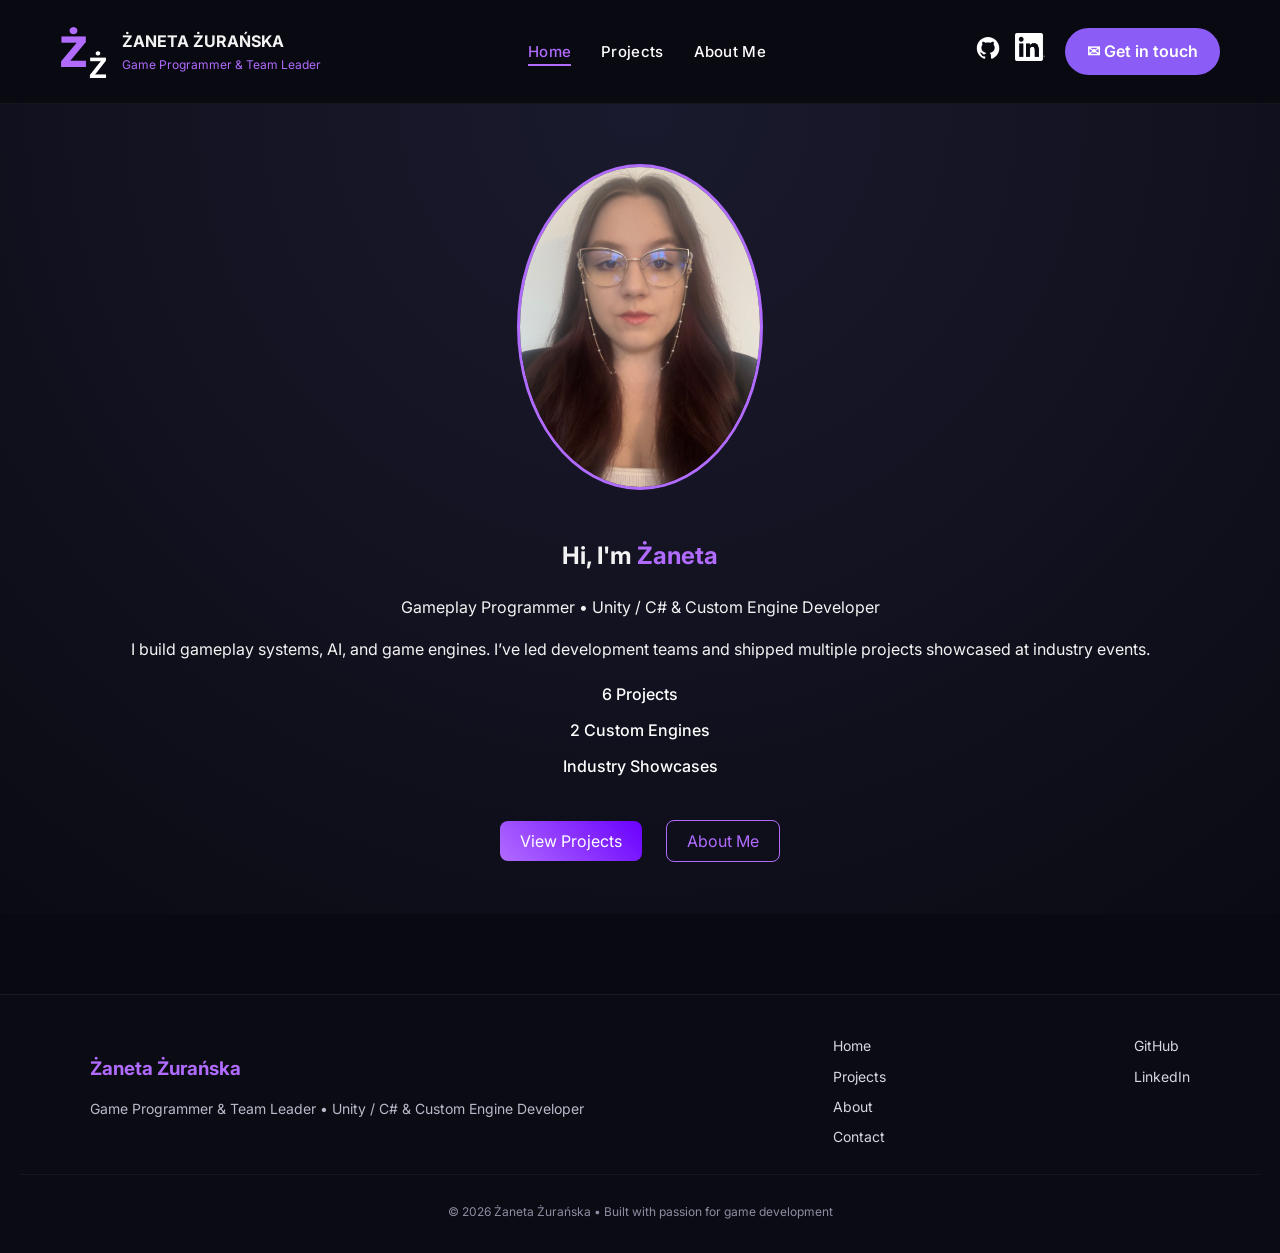
<file: index.html>
<!DOCTYPE html>
<html lang="pl">
<head>
    <meta charset="UTF-8">
    <title>Zaneta Zuranska</title>
    <link rel="stylesheet" href="style.css">
    <link href="https://fonts.googleapis.com/css2?family=Inter:wght@100..900&display=swap" rel="stylesheet">

    <!-- Google tag (gtag.js) -->
    <script async src="https://www.googletagmanager.com/gtag/js?id=G-TYMXVY2S1J"></script>
    <script>
    window.dataLayer = window.dataLayer || [];
    function gtag(){dataLayer.push(arguments);}
    gtag('js', new Date());

    gtag('config', 'G-TYMXVY2S1J');
    </script>

</head>
<body>

<nav class="navbar">

    <!-- LOGO -->
    <div class="logo">
        <div class="logo-mark">
            <span class="logo-top">Ż</span>
            <span class="logo-bottom">Ż</span>
        </div>
        <div class="logo-text">
            <h1>ŻANETA ŻURAŃSKA</h1>
            <p>Game Programmer & Team Leader</p>
        </div>
    </div>

    <!-- MENU -->
    <ul class="menu">
        <li><a href="index.html" class="active">Home</a></li>
        <li><a href="projects.html">Projects</a></li>
        <li><a href="aboutMe.html">About Me</a></li>
    </ul>

    <!-- RIGHT SIDE -->
    <div class="nav-right">

    <div class="socials">
        <a href="https://github.com/zanetazuranska" target="_blank" rel="noopener noreferrer">
            <img src="res/GitHub_Invertocat_White_Clearspace.svg" alt="GitHub">
        </a>

        <a href="https://www.linkedin.com/in/%C5%BCaneta-%C5%BCura%C5%84ska-6b0505299/" target="_blank" rel="noopener noreferrer">
            <img src="res/InBug-White.png" alt="LinkedIn">
        </a>
    </div>

        <a href="contact.html" class="contact-btn">
            ✉ Get in touch
        </a>

    </div>

</nav>

<section class="hero">
    <div class="hero-content">

        <img src="res/avatar.png" class="avatar">

        <h1>Hi, I'm <span>Żaneta</span></h1>

        <p class="subtitle">
            Gameplay Programmer • Unity / C# & Custom Engine Developer
        </p>

        <p class="description">
            I build gameplay systems, AI, and game engines.
            I’ve led development teams and shipped multiple projects showcased at industry events.
        </p>

        <div class="stats">
            <div class="stat-item">6 Projects</div>
            <div class="stat-item">2 Custom Engines</div>
            <div class="stat-item">Industry Showcases</div>
            <div class="stat-item"></div>
            <div class="stat-item"></div>
            <div class="stat-item"></div>
        </div>

        <div class="buttons">
            <a href="projects.html" class="btn primary">View Projects</a>
            <a href="aboutMe.html" class="btn secondary">About Me</a>
        </div>

    </div>
</section>

<footer class="footer">

    <div class="footer-content">

        <div class="footer-left">
            <h3>Żaneta Żurańska</h3>
            <p>Game Programmer & Team Leader • Unity / C# & Custom Engine Developer</p>
        </div>

        <div class="footer-links">
            <a href="index.html">Home</a>
            <a href="projects.html">Projects</a>
            <a href="aboutMe.html">About</a>
            <a href="contact.html">Contact</a>
        </div>

        <div class="footer-socials">
            <a href="https://github.com/zanetazuranska" target="_blank">GitHub</a>
            <a href="https://www.linkedin.com/in/%C5%BCaneta-%C5%BCura%C5%84ska-6b0505299/" target="_blank">LinkedIn</a>
        </div>

    </div>

    <div class="footer-bottom">
        <p>© 2026 Żaneta Żurańska • Built with passion for game development</p>
    </div>

</footer>

</body>
</html>
</file>
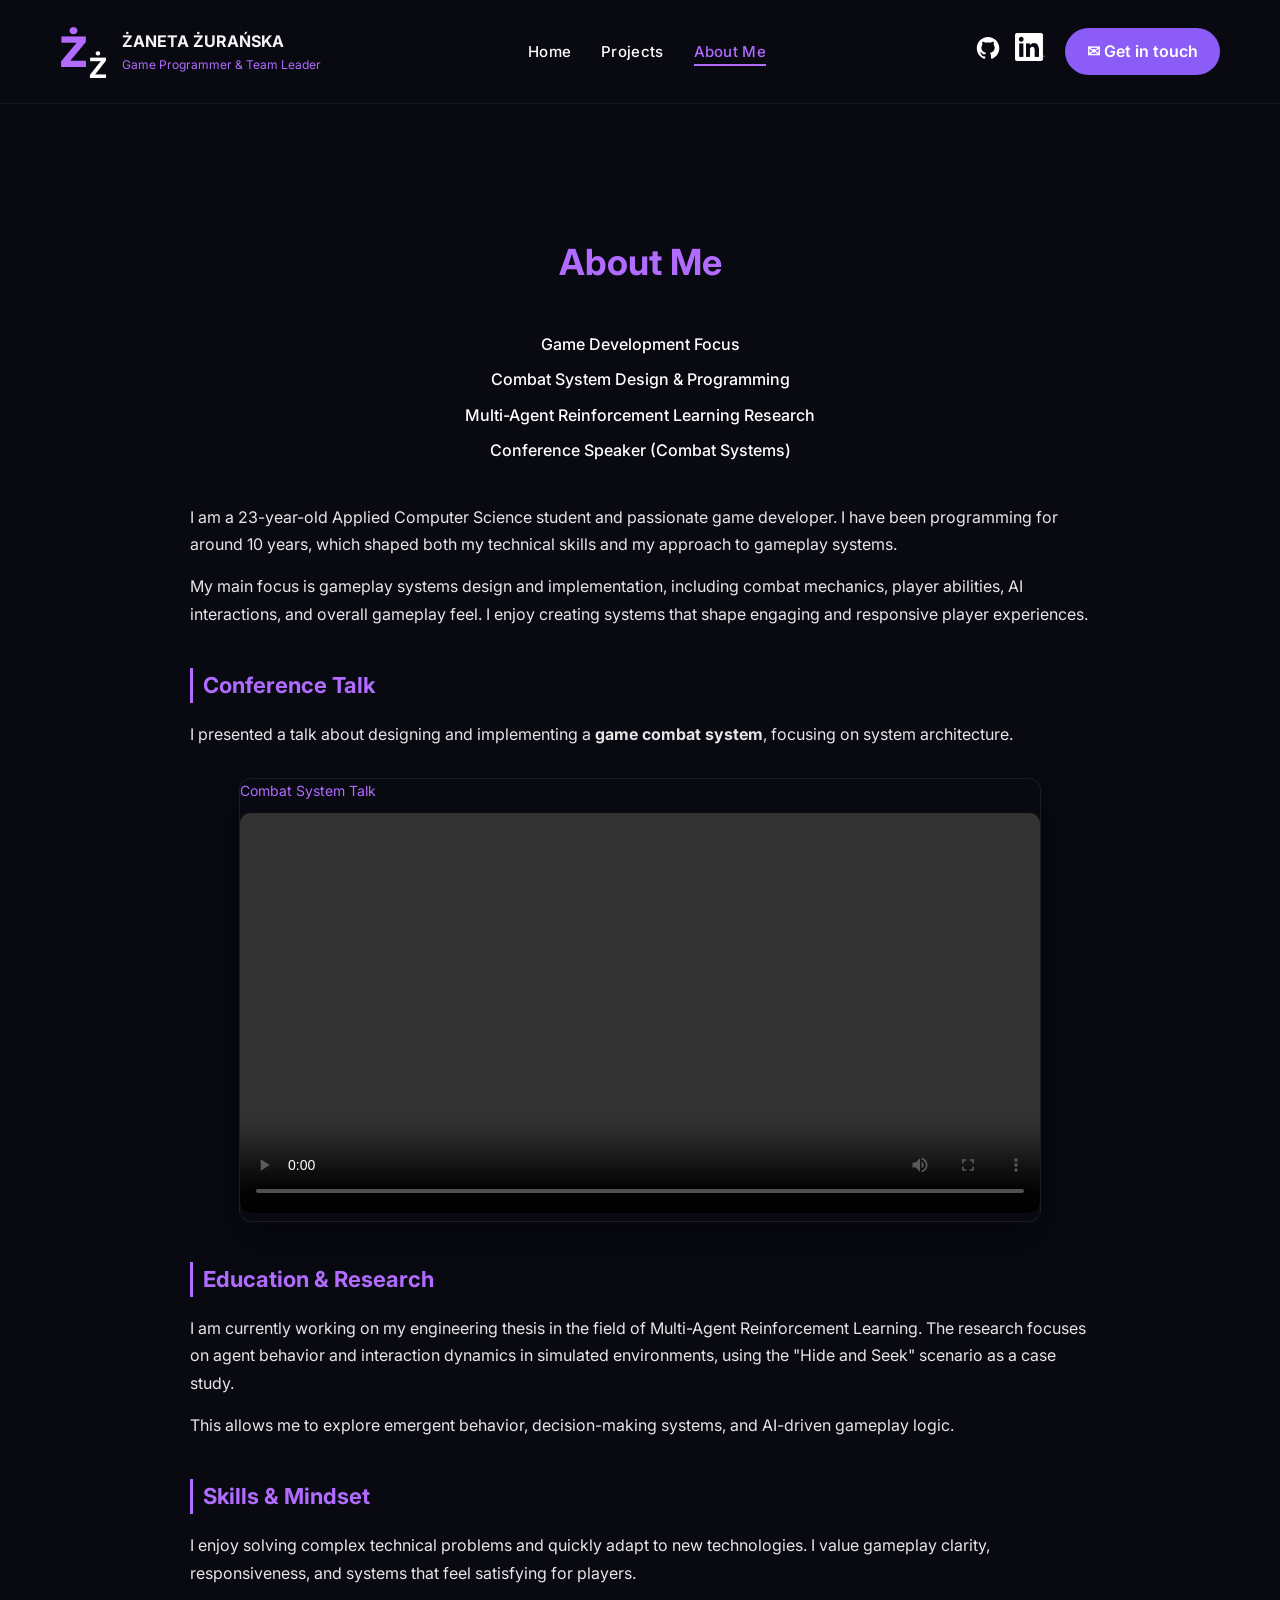
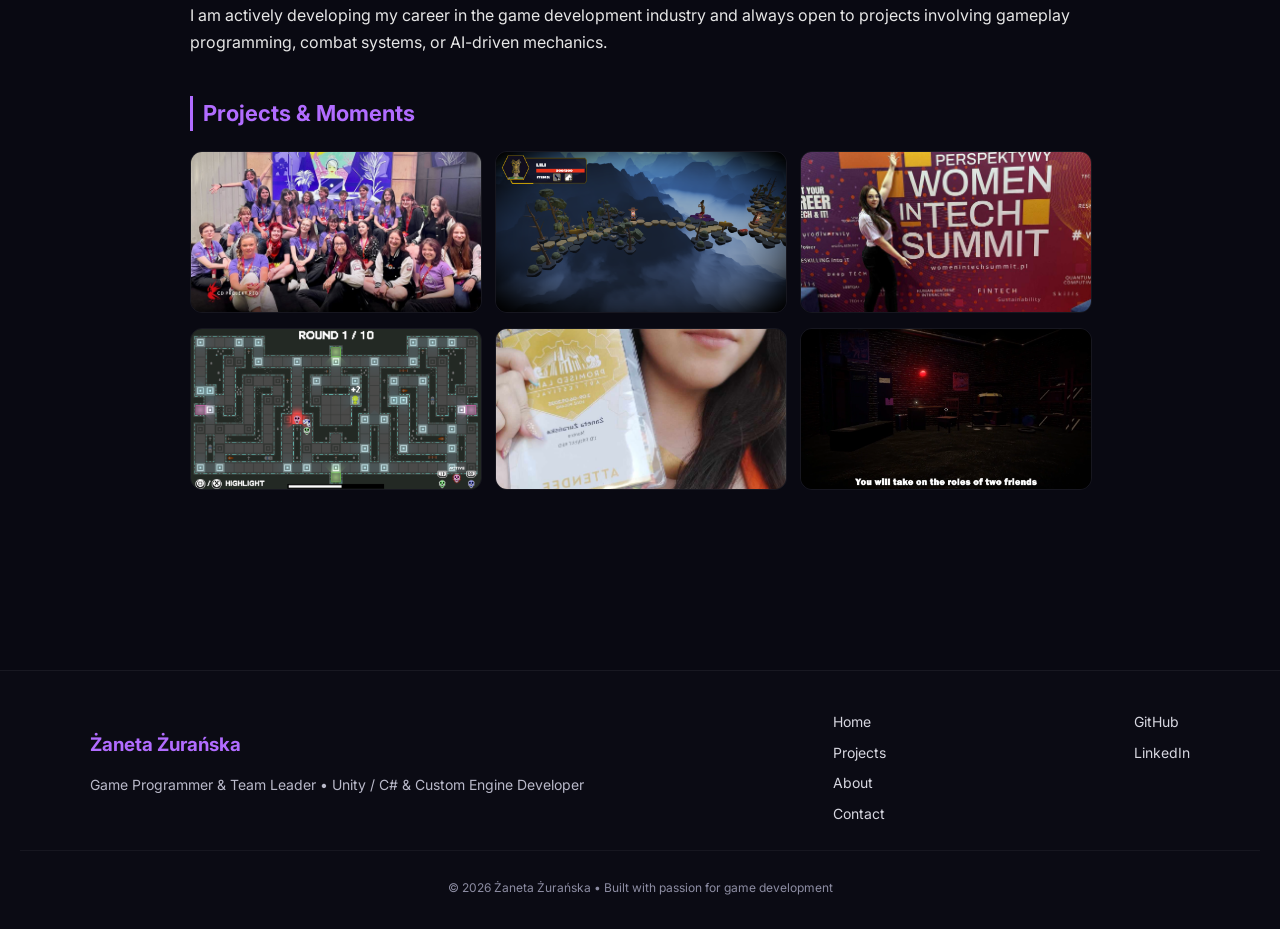
<file: aboutMe.html>
<!DOCTYPE html>
<html lang="pl">
<head>
    <meta charset="UTF-8">
    <title>About Me - Zaneta Zuranska</title>
    <link rel="stylesheet" href="style.css">
    <link href="https://fonts.googleapis.com/css2?family=Inter:wght@100..900&display=swap" rel="stylesheet">

    <!-- Google tag (gtag.js) -->
    <script async src="https://www.googletagmanager.com/gtag/js?id=G-TYMXVY2S1J"></script>
    <script>
    window.dataLayer = window.dataLayer || [];
    function gtag(){dataLayer.push(arguments);}
    gtag('js', new Date());

    gtag('config', 'G-TYMXVY2S1J');
    </script>

</head>
<body>

<nav class="navbar">

    <div class="logo">
        <div class="logo-mark">
            <span class="logo-top">Ż</span>
            <span class="logo-bottom">Ż</span>
        </div>
        <div class="logo-text">
            <h1>ŻANETA ŻURAŃSKA</h1>
            <p>Game Programmer & Team Leader</p>
        </div>
    </div>

    <ul class="menu">
        <li><a href="index.html">Home</a></li>
        <li><a href="projects.html">Projects</a></li>
        <li><a href="aboutMe.html" class="active">About Me</a></li>
    </ul>

    <div class="nav-right">

        <div class="socials">
            <a href="https://github.com/zanetazuranska" target="_blank">
                <img src="res/GitHub_Invertocat_White_Clearspace.svg" alt="GitHub">
            </a>

            <a href="https://www.linkedin.com/in/%C5%BCaneta-%C5%BCura%C5%84ska-6b0505299/" target="_blank">
                <img src="res/InBug-White.png" alt="LinkedIn">
            </a>
        </div>

        <a href="contact.html" class="contact-btn">✉ Get in touch</a>

    </div>

</nav>

<section class="about-page">
    <div style="text-align:center; margin-bottom:40px;">
        <h1>About Me</h1>

        <div class="stats">
            <div class="stat-item">Game Development Focus</div>
            <div class="stat-item">Combat System Design & Programming</div>
            <div class="stat-item">Multi-Agent Reinforcement Learning Research</div>
            <div class="stat-item">Conference Speaker (Combat Systems)</div>
        </div>
    </div>

    <p>
        I am a 23-year-old Applied Computer Science student and passionate game developer.
        I have been programming for around 10 years, which shaped both my technical skills and my approach to gameplay systems.
    </p>

    <p>
        My main focus is gameplay systems design and implementation, including combat mechanics, player abilities,
        AI interactions, and overall gameplay feel. I enjoy creating systems that shape engaging and responsive player experiences.
    </p>

    <h2>Conference Talk</h2>

    <p>
        I presented a talk about designing and implementing a <b>game combat system</b>,
        focusing on system architecture.
    </p>

    <div class="video-container">
        <p>Combat System Talk</p>
        <video controls>
            <source src="res/GTebuvS_.mp4" type="video/mp4">
        </video>
    </div>

    <h2>Education & Research</h2>

    <p>
        I am currently working on my engineering thesis in the field of Multi-Agent Reinforcement Learning.
        The research focuses on agent behavior and interaction dynamics in simulated environments,
        using the "Hide and Seek" scenario as a case study.
    </p>

    <p>
        This allows me to explore emergent behavior, decision-making systems, and AI-driven gameplay logic.
    </p>

    <h2>Skills & Mindset</h2>

    <p>
        I enjoy solving complex technical problems and quickly adapt to new technologies.
        I value gameplay clarity, responsiveness, and systems that feel satisfying for players.
    </p>

    <p>
        I am actively developing my career in the game development industry and always open to projects
        involving gameplay programming, combat systems, or AI-driven mechanics.
    </p>

    <h2>Projects & Moments</h2>

    <div class="moments-grid">

        <img src="res/summit1.jpg" alt="Conference talk">
        <img src="res/k2.png" alt="Game project">
        <img src="res/summit3.jpg" alt="Gameplay system">
        <img src="res/lux.png" alt="Team event">
        <img src="res/plaf4.jpg" alt="Development screenshot">
        <img src="res/locked.png" alt="Speaking on stage">

    </div>
</section>

<footer class="footer">

    <div class="footer-content">

        <div class="footer-left">
            <h3>Żaneta Żurańska</h3>
            <p>Game Programmer & Team Leader • Unity / C# & Custom Engine Developer</p>
        </div>

        <div class="footer-links">
            <a href="index.html">Home</a>
            <a href="projects.html">Projects</a>
            <a href="aboutMe.html">About</a>
            <a href="contact.html">Contact</a>
        </div>

        <div class="footer-socials">
            <a href="https://github.com/zanetazuranska" target="_blank">GitHub</a>
            <a href="https://www.linkedin.com/in/%C5%BCaneta-%C5%BCura%C5%84ska-6b0505299/" target="_blank">LinkedIn</a>
        </div>

    </div>

    <div class="footer-bottom">
        <p>© 2026 Żaneta Żurańska • Built with passion for game development</p>
    </div>

</footer>
</body>
</html>
</file>
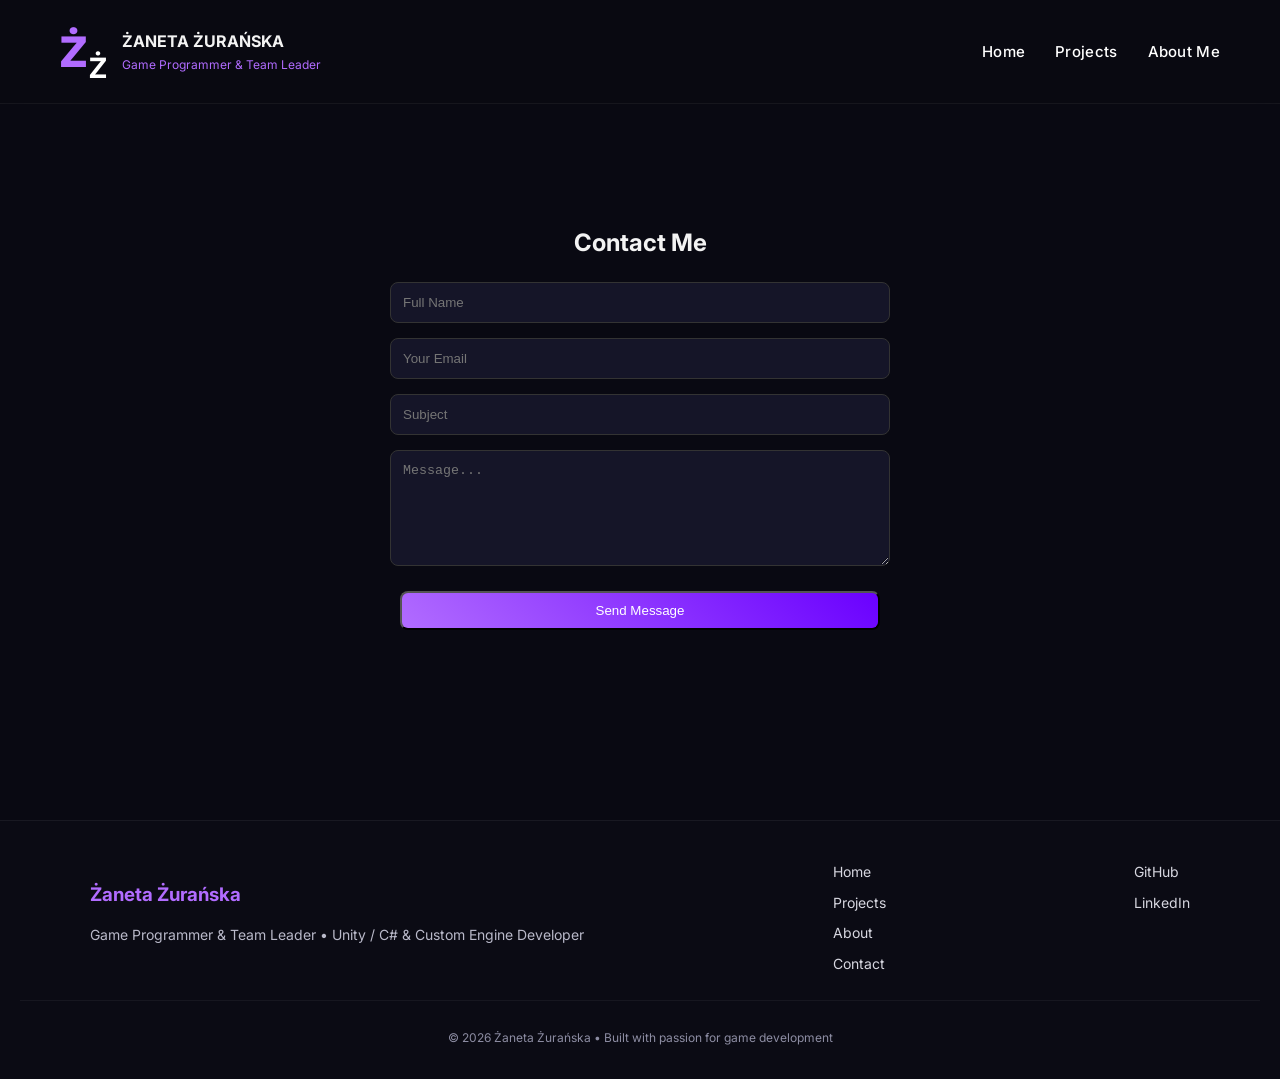
<file: contact.html>
<!DOCTYPE html>
<html lang="pl">
<head>
    <meta charset="UTF-8">
    <title>Contact - Żaneta Żurańska</title>
    <link rel="stylesheet" href="style.css">
    <link href="https://fonts.googleapis.com/css2?family=Inter:wght@100..900&display=swap" rel="stylesheet">

    <!-- Google tag (gtag.js) -->
    <script async src="https://www.googletagmanager.com/gtag/js?id=G-TYMXVY2S1J"></script>
    <script>
    window.dataLayer = window.dataLayer || [];
    function gtag(){dataLayer.push(arguments);}
    gtag('js', new Date());

    gtag('config', 'G-TYMXVY2S1J');
    </script>

</head>
<body>

<nav class="navbar">
    <div class="logo">
        <div class="logo-mark">
            <span class="logo-top">Ż</span>
            <span class="logo-bottom">Ż</span>
        </div>
        <div class="logo-text">
            <h1>ŻANETA ŻURAŃSKA</h1>
            <p>Game Programmer & Team Leader</p>
        </div>
    </div>

    <ul class="menu">
        <li><a href="index.html">Home</a></li>
        <li><a href="projects.html">Projects</a></li>
        <li><a href="aboutMe.html">About Me</a></li>
    </ul>
</nav>

<section class="contact-page">
    <h2>Contact Me</h2>

    <form action="mailto:zanetazuranska444@gmail.com" method="post" enctype="text/plain">

        <input type="text" name="fullname" placeholder="Full Name" required>

        <input type="email" name="email" placeholder="Your Email" required>

        <input type="text" name="subject" placeholder="Subject" required>
        

        <textarea name="message" placeholder="Message..." rows="6" required></textarea>

        <button type="submit" class="btn primary">Send Message</button>

    </form>
</section>

<footer class="footer">

    <div class="footer-content">

        <div class="footer-left">
            <h3>Żaneta Żurańska</h3>
            <p>Game Programmer & Team Leader • Unity / C# & Custom Engine Developer</p>
        </div>

        <div class="footer-links">
            <a href="index.html">Home</a>
            <a href="projects.html">Projects</a>
            <a href="aboutMe.html">About</a>
            <a href="contact.html">Contact</a>
        </div>

        <div class="footer-socials">
            <a href="https://github.com/zanetazuranska" target="_blank">GitHub</a>
            <a href="https://www.linkedin.com/in/%C5%BCaneta-%C5%BCura%C5%84ska-6b0505299/" target="_blank">LinkedIn</a>
        </div>

    </div>

    <div class="footer-bottom">
        <p>© 2026 Żaneta Żurańska • Built with passion for game development</p>
    </div>

</footer>

</body>
</html>
</file>
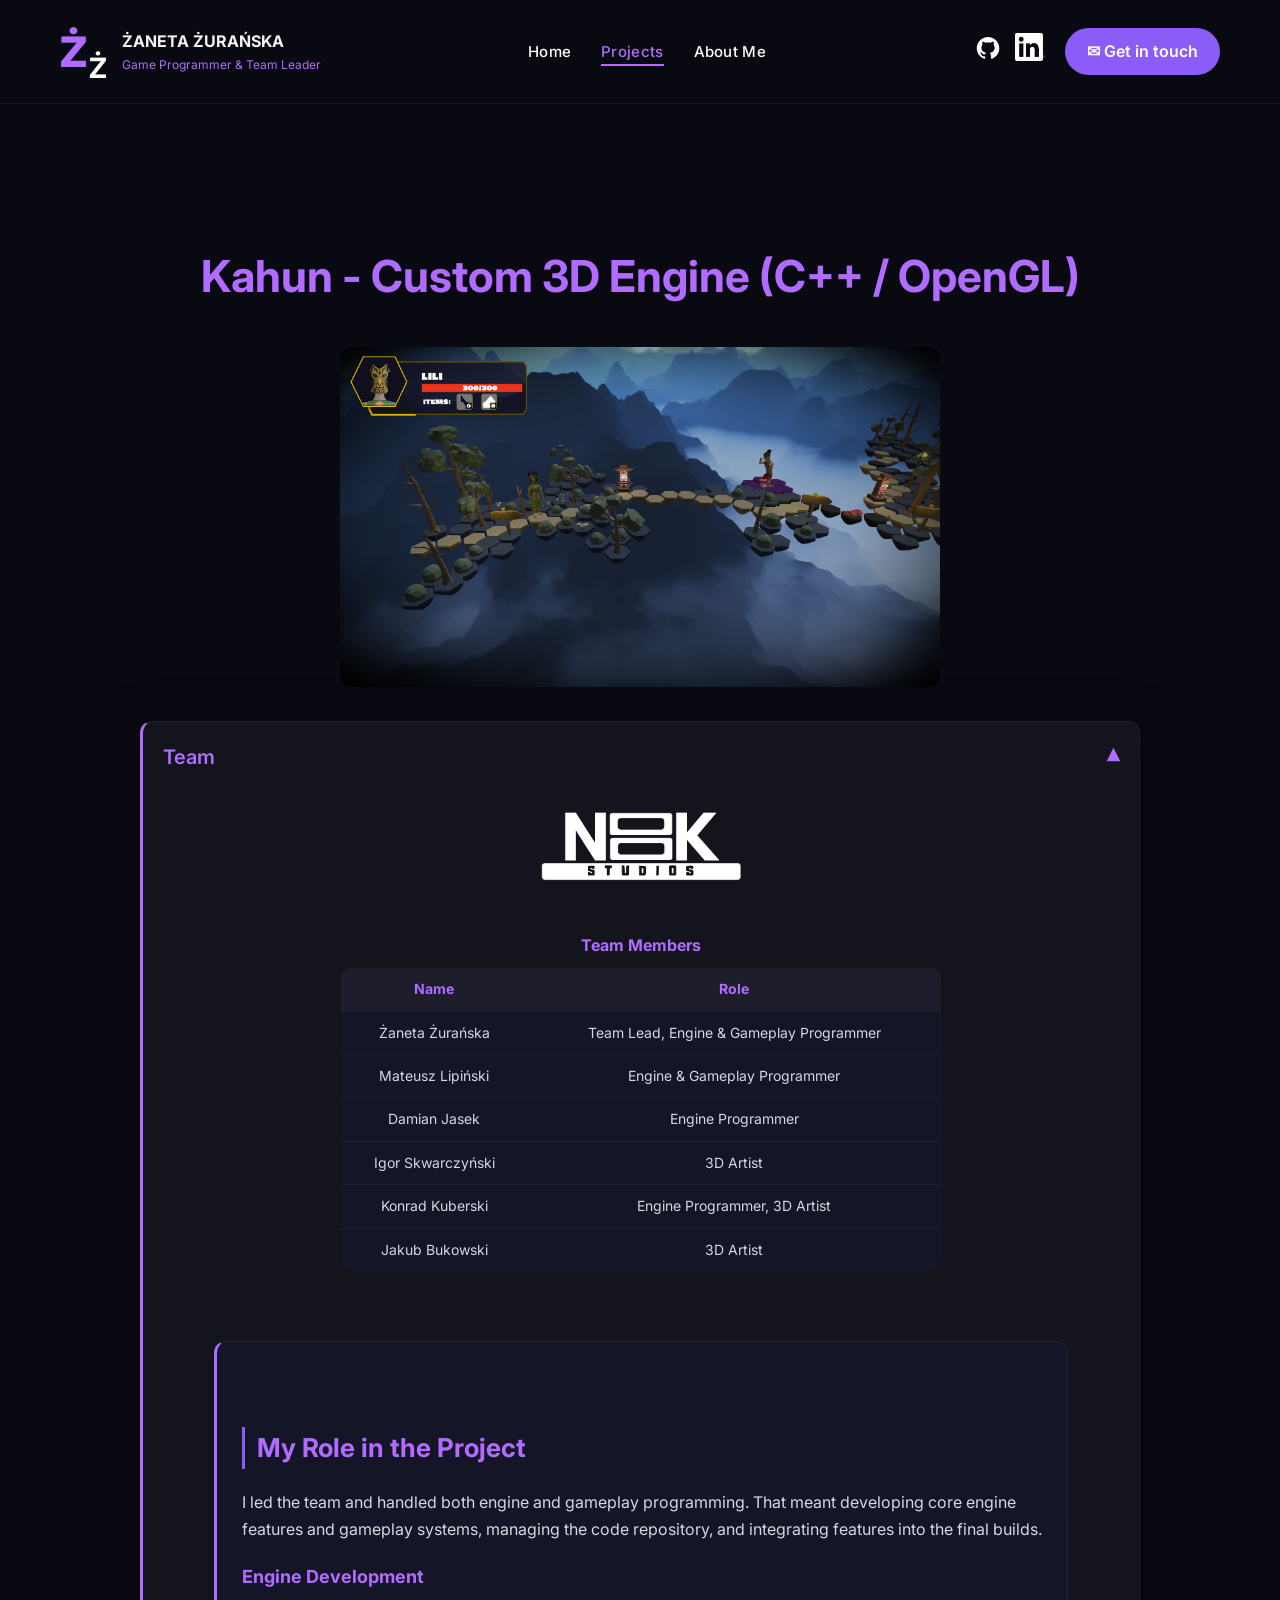
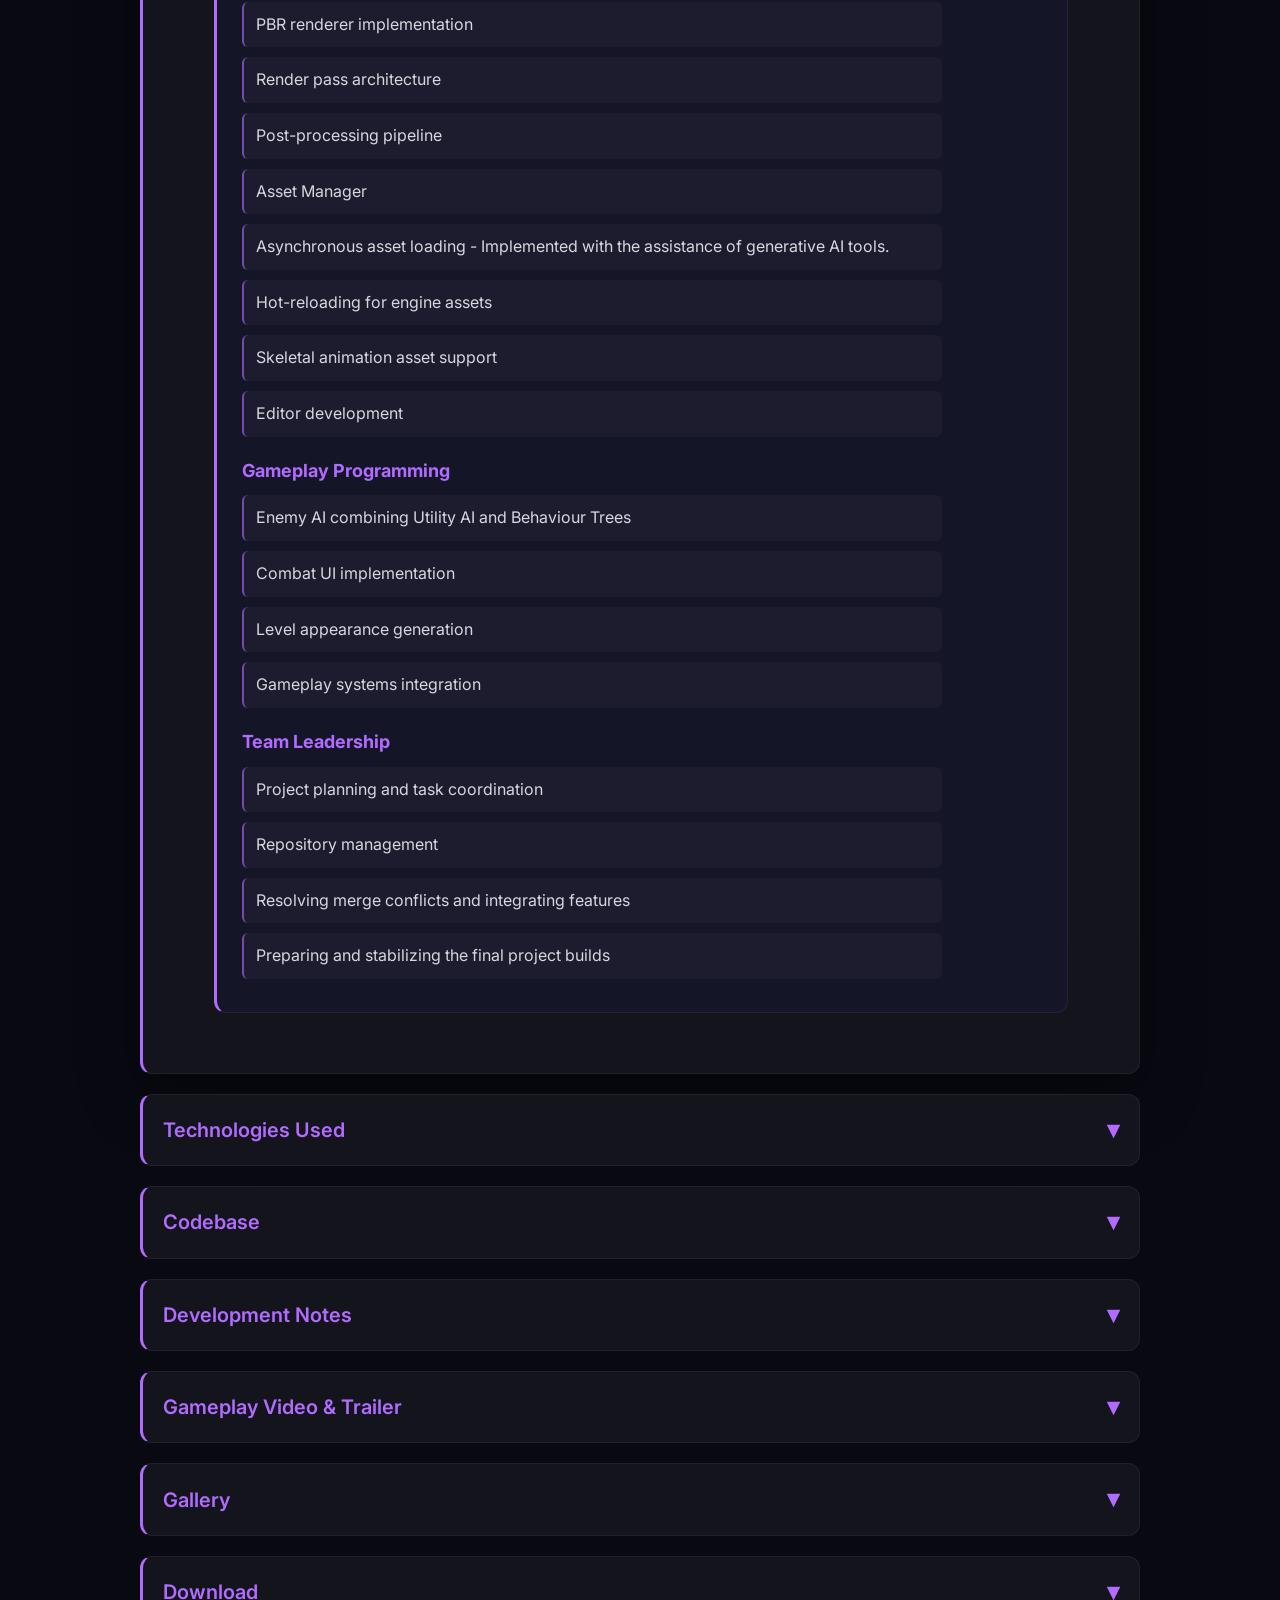
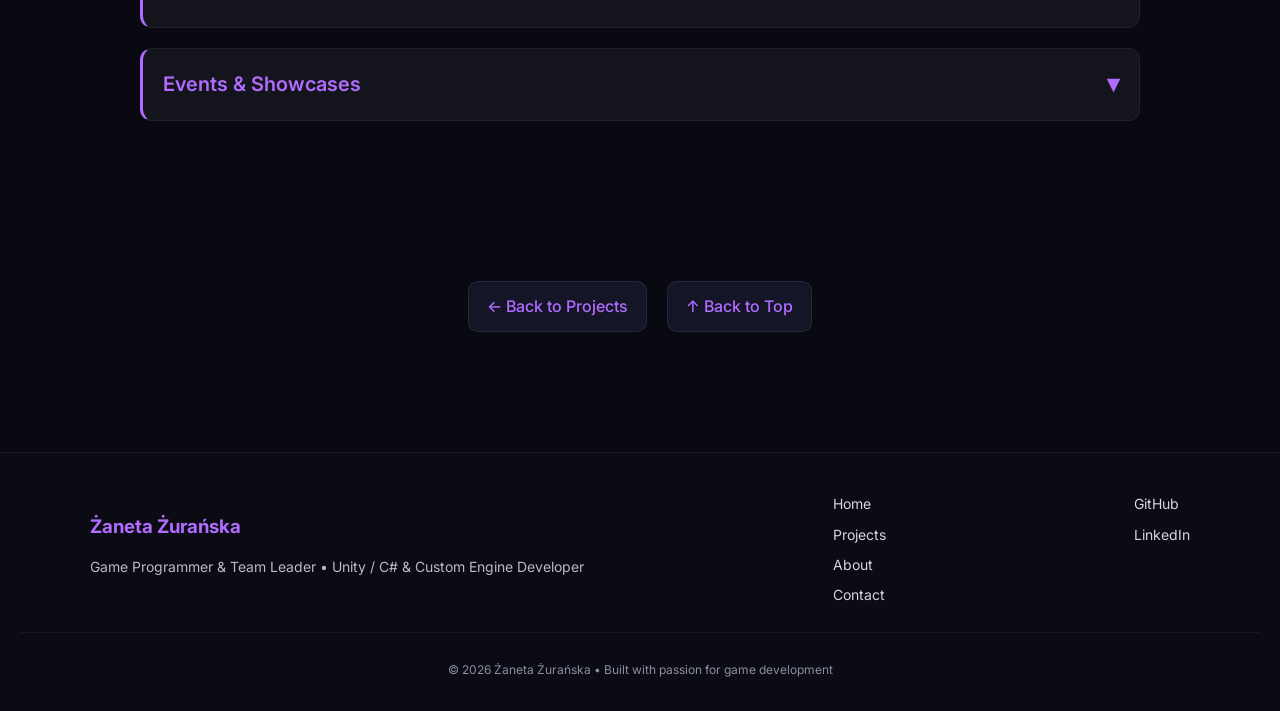
<file: dzemikk.html>
<!DOCTYPE html>
<html lang="pl">
<head>
    <meta charset="UTF-8">
    <title>Projects - Zaneta Zuranska</title>
    <link rel="stylesheet" href="style.css">
    <link href="https://fonts.googleapis.com/css2?family=Inter:wght@100..900&display=swap" rel="stylesheet">

    <!-- Google tag (gtag.js) -->
    <script async src="https://www.googletagmanager.com/gtag/js?id=G-TYMXVY2S1J"></script>
    <script>
    window.dataLayer = window.dataLayer || [];
    function gtag(){dataLayer.push(arguments);}
    gtag('js', new Date());

    gtag('config', 'G-TYMXVY2S1J');
    </script>

</head>

<script>
document.getElementById("toTop").addEventListener("click", function(e) {
    e.preventDefault();
    window.scrollTo({
        top: 0,
        behavior: "smooth"
    });
});
</script>

<body>

<nav class="navbar">

    <!-- LOGO -->
    <div class="logo">
        <div class="logo-mark">
            <span class="logo-top">Ż</span>
            <span class="logo-bottom">Ż</span>
        </div>
        <div class="logo-text">
            <h1>ŻANETA ŻURAŃSKA</h1>
            <p>Game Programmer & Team Leader</p>
        </div>
    </div>

    <!-- MENU -->
    <ul class="menu">
        <li><a href="index.html">Home</a></li>
        <li><a href="projects.html" class="active">Projects</a></li>
        <li><a href="aboutMe.html">About Me</a></li>
    </ul>

    <!-- RIGHT SIDE -->
    <div class="nav-right">

        <div class="socials">
            <a href="https://github.com/zanetazuranska" target="_blank">
                <img src="res/GitHub_Invertocat_White_Clearspace.svg" alt="GitHub">
            </a>

            <a href="https://www.linkedin.com/in/%C5%BCaneta-%C5%BCura%C5%84ska-6b0505299/" target="_blank">
                <img src="res/InBug-White.png" alt="LinkedIn">
            </a>
        </div>

        <a href="contact.html" class="contact-btn">
            ✉ Get in touch
        </a>

    </div>

</nav>
<section class="project-page">

    <h1>Kahun - Custom 3D Engine (C++ / OpenGL)</h1>

    <div class="hero-project">

        <div class="hero-image">
            <img src="res/k2.png" alt="Astatinum screenshot">
        </div>

        <div class="hero-info">
            <p>
                Kahun is a hex-based action-adventure game inspired by Tiki culture,
                developed entirely on our custom C++ / OpenGL game engine.
            </p>

            <p>
                Players step into the shoes of a young shaman using magical runes to fight enemys, explore island and try to rescue his kidnapped son from dark forces.
            </p>
        </div>

    </div>

    <details class="section-box" open>
        <summary>
            Team
            <span class="arrow">▾</span>
        </summary>

        <div class="team-section">

            <div class="team-logo-wrapper">
                <img src="res/logo.png" class="team-logo" alt="Khuna Logo">
            </div>

            <div class="team-table">

                <h4>Team Members</h4>

                <table>
                    <tr>
                        <th>Name</th>
                        <th>Role</th>
                    </tr>

                    <tr>
                        <td>Żaneta Żurańska</td>
                        <td>Team Lead, Engine & Gameplay Programmer</td>
                    </tr>

                    <tr>
                        <td>Mateusz Lipiński</td>
                        <td>Engine & Gameplay Programmer</td>
                    </tr>

                    <tr>
                        <td>Damian Jasek</td>
                        <td>Engine Programmer</td>
                    </tr>

                    <tr>
                        <td>Igor Skwarczyński</td>
                        <td>3D Artist</td>
                    </tr>

                    <tr>
                        <td>Konrad Kuberski</td>
                        <td>Engine Programmer, 3D Artist</td>
                    </tr>

                    <tr>
                        <td>Jakub Bukowski</td>
                        <td>3D Artist</td>
                    </tr>

                </table>

            </div>

            <div class="role-section">

                <h2>My Role in the Project</h2>

                <p>
                    I led the team and handled both engine and gameplay programming. That meant developing core engine features and gameplay systems, 
                    managing the code repository, and integrating features into the final builds.
                </p>

                <div class="role-block">

                    <h3>Engine Development</h3>

                    <ul>
                        <li>PBR renderer implementation</li>
                        <li>Render pass architecture</li>
                        <li>Post-processing pipeline</li>
                        <li>Asset Manager</li>
                        <li>Asynchronous asset loading - Implemented with the assistance of generative AI tools.</li>
                        <li>Hot-reloading for engine assets</li>
                        <li>Skeletal animation asset support</li>
                        <li>Editor development</li>
                    </ul>

                </div>

                <div class="role-block">

                    <h3>Gameplay Programming</h3>

                    <ul>
                        <li>Enemy AI combining Utility AI and Behaviour Trees</li>
                        <li>Combat UI implementation</li>
                        <li>Level appearance generation</li>
                        <li>Gameplay systems integration</li>
                    </ul>

                </div>

                <div class="role-block">

                    <h3>Team Leadership</h3>

                    <ul>
                        <li>Project planning and task coordination</li>
                        <li>Repository management</li>
                        <li>Resolving merge conflicts and integrating features</li>
                        <li>Preparing and stabilizing the final project builds</li>
                    </ul>

                </div>

            </div>

        </div>

    </details>

    <details class="section-box">
        <summary>
            Technologies Used
            <span class="arrow">▾</span>
        </summary>

        <div class="tech-stack">
            <ul class="tech-list">
                <li>C++</li>
                <li>OpenGL</li>
                <li>GLFW</li>
                <li>GLM</li>
                <li>Assimp</li>
                <li>ImGui</li>
                <li>FMOD Core API</li>
                <li>Motion Capture</li>
            </ul>
        </div>
    </details>

    <details class="section-box">
        <summary>
            Codebase
            <span class="arrow">▾</span>
        </summary>

        <div class="repo-card">
            <div class="repo-title">Kahun</div>

            <p class="repo-desc">
                Source code for custom 3D engine, editor tools and gameplay mechanics.
            </p>

            <div class="repo-actions">
                <a href="https://github.com/Conflict-Eater-Studio/DZeMIKK/tree/map_visuals" target="_blank">
                    View on GitHub →
                </a>
            </div>
        </div>

        <!-- CODE SNIPPET -->
        <div class="code-block">
            <div class="code-title">Where the most interesting code is located?</div>

            <pre><code>
                DZeMIKK/include/renderer
                DZeMIKK/include/assetManager
                game/include/enemySystem
            </code></pre>

        </div>

        <div class="repo-card">
            <div class="repo-title">Engine Architecture</div>

            <p class="repo-desc">
                The diagrams below present two of the most important systems I designed during development:
                the rendering pipeline and the asset manager responsible for asynchronous loading,
                hot reloading, and resource management.
            </p>

        <div class="architecture-gallery">

            <div class="architecture-item">
                <h4>Renderer Architecture</h4>
                <img src="res/Renderer.png" alt="Renderer UML">
            </div>

            <div class="architecture-item">
                <h4>Asset Manager Architecture</h4>
                <img src="res/AssetManager.png" alt="Asset Manager UML">
            </div>

        </div>
        </div>

        <div class="video-container">

            <p class="ps-intro">
                <strong>Custom Engine Editor in Action</strong><br>
                The video below show the custom editor I developed for the engine. It allows designers to create and edit scenes, build and manage prefabs, configure UI elements, place and manipulate objects.
            </p>

            <iframe
                width="100%"
                height="420"
                src="https://www.youtube.com/embed/68RXEbDPYyM"
                title="Kahun Engine Editor"
                frameborder="0"
                allow="accelerometer; autoplay; clipboard-write; encrypted-media; gyroscope; picture-in-picture"
                allowfullscreen>
            </iframe>

        </div>

        <div class="repo-card">
            <div class="repo-title">Motion Capture Integration</div>

            <p class="repo-desc">
                The project includes motion capture data integrated into the animation system,
                allowing for more natural and realistic animations. 
            </p>

            <div class="video-container">

                <p class="ps-intro">
                    <strong>Motion Capture in Action</strong><br>
                    The video below demonstrates how motion capture data was used.
                </p>

                <iframe
                    width="100%"
                    height="420"
                    src="https://www.youtube.com/embed/INXwl9qmE0U"
                    title="Motion Capture Demo"
                    frameborder="0"
                    allow="accelerometer; autoplay; clipboard-write; encrypted-media; gyroscope; picture-in-picture"
                    allowfullscreen>
                </iframe>

            </div>
        </div>
    </details>

    <details class="section-box">
        <summary>
            Development Notes
            <span class="arrow">▾</span>
        </summary>

        <div class="repo-ps">

            <div class="ps-block">
                <h4>Project Challenges</h4>

                <p class="ps-intro">
                    We pulled all this together in just four months. We had to build the engine, the editor, and the game all at once. 
                    The biggest challenge was keeping production organized and moving fast, all while constantly iterating on core systems.
                </p>

                <ul>
                    <li>
                        Delivering a complete engine, editor, and game within 4 months required strict planning and a very disciplined workflow.
                    </li>

                    <li>
                        Motion capture integration was new for us and it brought a lot of complexity.
                    </li>

                    <li>
                        Performance and optimization challenges typical for custom engine development.
                    </li>

                    <li>
                        Designing enemy AI that supports strategic gameplay, allowing players to plan not just reacting randomly. 
                    </li>
                </ul>
            </div>

            <div class="ps-block">
                <h4>How We Solved It</h4>

                <p class="ps-intro">
                    The project succeeded thanks to strong scheduling discipline and iterative development. 
                </p>

                <ul>
                    <li>
                        We kept our goals tightly scoped and made sure everyone knew what to focus on for each phase.
                    </li>

                    <li>
                        To handle it, we split off a smaller sub-team just for mocap, so the rest of us could stay focused on the main engine and gameplay. 
                    </li>

                    <li>
                        Asset system was designed to prevent duplication, while rendering uses instancing, frustum culling, and backface culling.
                        Collision systems rely on octree, and many gameplay systems use dirty-flag optimization to avoid unnecessary updates.
                    </li>

                    <li>
                        AI was implemented as a hybrid system combining Utility-Based AI and Behaviour Trees,
                        allowing enemies to select actions dynamically based on game state and player behavior.
                    </li>
                </ul>
            </div>

            <div class="ps-block">
                <h4>What I Would Do Differently</h4>

                <p>
                    Looking back, I would`ve put more energy into visuals and polish much earlier. We just ran out of time at the end for that extra level of presentation.
                </p>

                <p>
                    Still, Kahun was a huge learning experience. It brought together engine development, editor tools, and gameplay design. 
                    I came away with a much stronger sense of what a full-scale game pipeline looks like.
                </p>
            </div>

        </div>
    </details>

    <details class="section-box">
        <summary>
            Gameplay Video & Trailer
            <span class="arrow">▾</span>
        </summary>

        <div class="video-container">

            <p class="ps-intro">
                <strong>Gameplay & Trailer Showcase</strong><br>
                The videos below present both gameplay footage and the official trailer for Kahun.
                They showcase the core gameplay loop, combat system, exploration mechanics, and the overall visual direction of the game,
                as well as the final presentation used during showcases and events.
            </p>

            <iframe
                width="100%"
                height="420"
                src="https://www.youtube.com/embed/ulG1VPrCdd4"
                title="Kahun Gameplay Video"
                frameborder="0"
                allow="accelerometer; autoplay; clipboard-write; encrypted-media; gyroscope; picture-in-picture"
                allowfullscreen>
            </iframe>

            <div style="height:20px;"></div>

            <iframe
                width="100%"
                height="420"
                src="https://www.youtube.com/embed/m7iAM8eTui8"
                title="Kahun Official Trailer"
                frameborder="0"
                allow="accelerometer; autoplay; clipboard-write; encrypted-media; gyroscope; picture-in-picture"
                allowfullscreen>
            </iframe>

        </div>
    </details>

    <details class="section-box">
        <summary>
            Gallery
            <span class="arrow">▾</span>
        </summary>

        <div class="gallery">
            <img src="res/k1.png" alt="Astatinum screenshot">
            <img src="res/k2.png" alt="Astatinum screenshot">
            <img src="res/k3.png" alt="Astatinum screenshot">
        </div>
    </details>

    <details class="section-box">
        <summary>
            Download
            <span class="arrow">▾</span>
        </summary>

        <div class="download-card">

            <div class="download-title">
                Play Kahun
            </div>

            <p class="download-desc">
                Play the latest available version of Kahun on itch.io and experience the game.
            </p>

            <div class="download-info">
                <span>Platform: PC</span>
                <span>Distribution: itch.io</span>
            </div>

            <div class="repo-actions">
                <a href="https://nookstudios.itch.io/kahun"
                target="_blank">
                    Play on itch.io →
                </a>
            </div>

        </div>
    </details>

    <details class="section-box">
        <summary>
            Events & Showcases
            <span class="arrow">▾</span>
        </summary>

        <div class="events">

            <div class="event-card">

                <div class="event-header">
                    <div>
                        <h3>Prototype Showcase & Public Playtests</h3>
                        <span class="event-date">
                            2026
                        </span>
                    </div>
                </div>

                <p class="event-description">
                    At an early prototyping stage, Kahun was presented to outside players to validate the core gameplay loop and test whether the main mechanics were fun
                </p>

                <p class="event-description">
                    That player feedback shaped a lot of what we ended up doing.
                </p>

                <div class="event-media">
                    <img src="res/p1.jpg" alt="">
                    <img src="res/p2.jpg" alt="">
                    <img src="res/p3.jpg" alt="">
                    <img src="res/p4.jpg" alt="">
                    <img src="res/p5.jpg" alt="">
                    <img src="res/p6.jpg" alt="">
                </div>

            </div>

            <!-- EVENT 2 -->
            <div class="event-card">

                <div class="event-header">
                    <div>
                        <h3>ZTGK Competition Showcase</h3>
                        <span class="event-date">
                            2026
                        </span>
                    </div>
                </div>

                <p class="event-description">
                    Later, we showed Kahun at the ZTGK showcase, where it was evaluated by industry professionals and jury members.
                    They gave us direct feedback on our engine, gameplay, and overall approach. Having the project stand up to that level of outside review was a big moment.
                </p>

                <div class="event-media">
                    <img src="res/ka1.jpg" alt="">
                    <img src="res/ka2.jpg" alt="">
                    <img src="res/ka3.jpg" alt="">
                    <img src="res/ka4.jpg" alt="">
                    <img src="res/ka5.jpg" alt="">
                    <img src="res/ka6.jpg" alt="">
                </div>
            </div>

        </div>
    </details>
</section>

<div class="bottom-navigation">
    
    <a href="projects.html" class="nav-btn">
        ← Back to Projects
    </a>
    

    <a href="#" class="nav-btn" id="toTop">
        ↑ Back to Top
    </a>

</div>

<footer class="footer">

    <div class="footer-content">

        <div class="footer-left">
            <h3>Żaneta Żurańska</h3>
            <p>Game Programmer & Team Leader • Unity / C# & Custom Engine Developer</p>
        </div>

        <div class="footer-links">
            <a href="index.html">Home</a>
            <a href="projects.html">Projects</a>
            <a href="aboutMe.html">About</a>
            <a href="contact.html">Contact</a>
        </div>

        <div class="footer-socials">
            <a href="https://github.com/zanetazuranska" target="_blank">GitHub</a>
            <a href="https://www.linkedin.com/in/%C5%BCaneta-%C5%BCura%C5%84ska-6b0505299/" target="_blank">LinkedIn</a>
        </div>

    </div>

    <div class="footer-bottom">
        <p>© 2026 Żaneta Żurańska • Built with passion for game development</p>
    </div>

</footer>

</body>
</html>
</file>
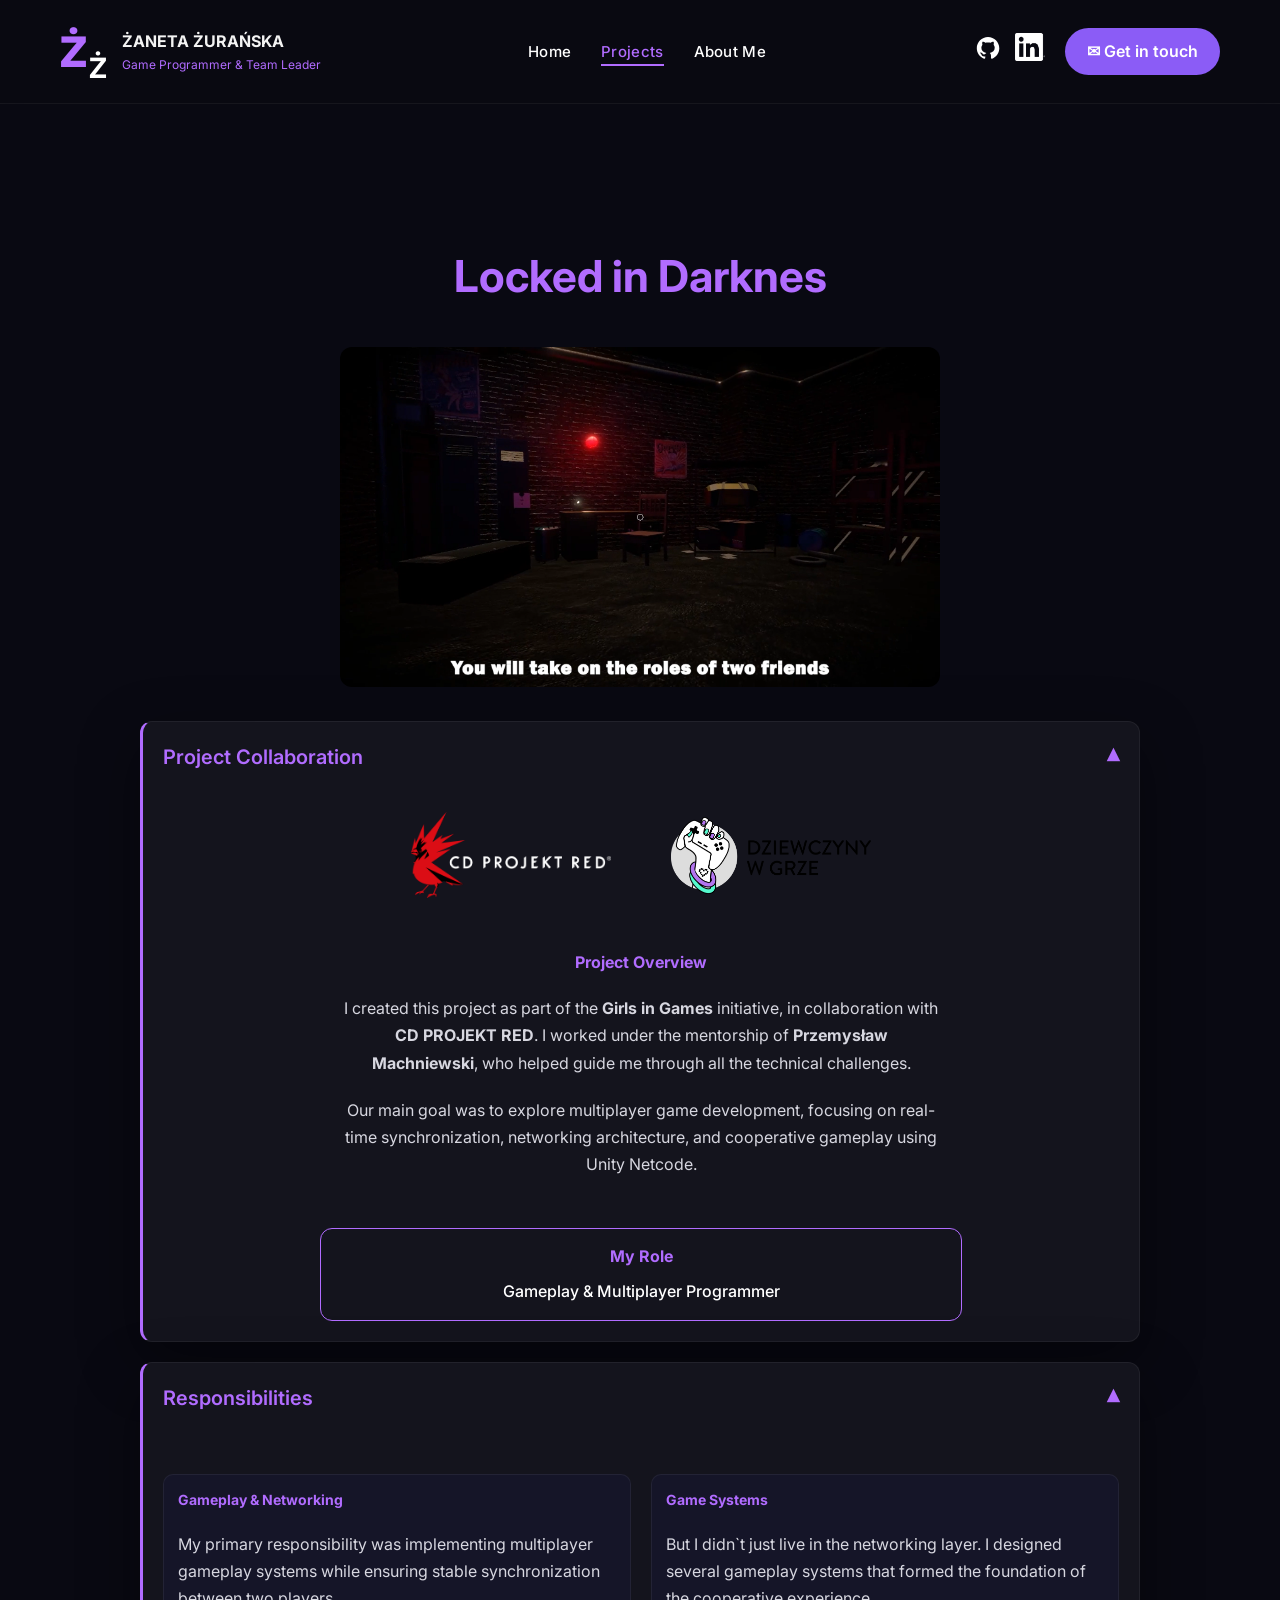
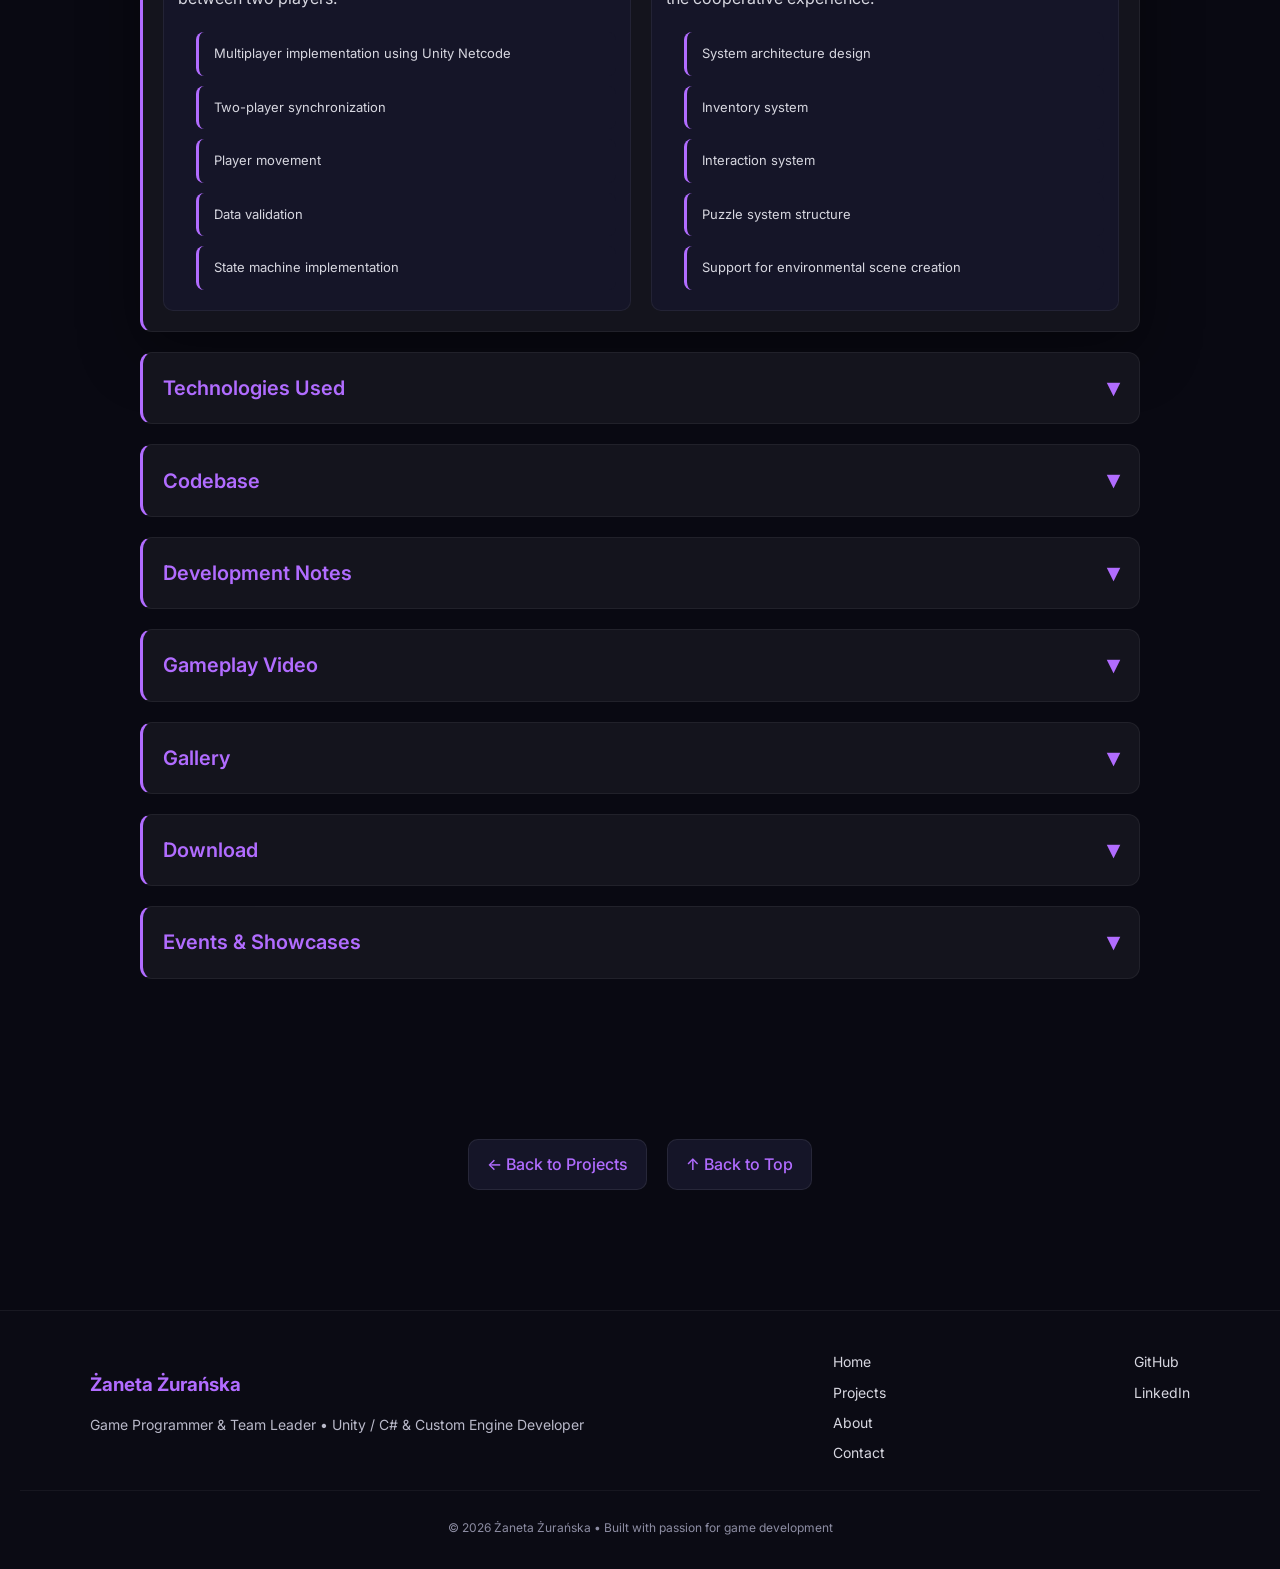
<file: locked.html>
<!DOCTYPE html>
<html lang="pl">
<head>
    <meta charset="UTF-8">
    <title>Projects - Zaneta Zuranska</title>
    <link rel="stylesheet" href="style.css">
    <link href="https://fonts.googleapis.com/css2?family=Inter:wght@100..900&display=swap" rel="stylesheet">

    <!-- Google tag (gtag.js) -->
    <script async src="https://www.googletagmanager.com/gtag/js?id=G-TYMXVY2S1J"></script>
    <script>
    window.dataLayer = window.dataLayer || [];
    function gtag(){dataLayer.push(arguments);}
    gtag('js', new Date());

    gtag('config', 'G-TYMXVY2S1J');
    </script>

</head>

<script>
document.getElementById("toTop").addEventListener("click", function(e) {
    e.preventDefault();
    window.scrollTo({
        top: 0,
        behavior: "smooth"
    });
});
</script>

<body>

<nav class="navbar">

    <!-- LOGO -->
    <div class="logo">
        <div class="logo-mark">
            <span class="logo-top">Ż</span>
            <span class="logo-bottom">Ż</span>
        </div>
        <div class="logo-text">
            <h1>ŻANETA ŻURAŃSKA</h1>
            <p>Game Programmer & Team Leader</p>
        </div>
    </div>

    <!-- MENU -->
    <ul class="menu">
        <li><a href="index.html">Home</a></li>
        <li><a href="projects.html" class="active">Projects</a></li>
        <li><a href="aboutMe.html">About Me</a></li>
    </ul>

    <!-- RIGHT SIDE -->
    <div class="nav-right">

        <div class="socials">
            <a href="https://github.com/zanetazuranska" target="_blank">
                <img src="res/GitHub_Invertocat_White_Clearspace.svg" alt="GitHub">
            </a>

            <a href="https://www.linkedin.com/in/%C5%BCaneta-%C5%BCura%C5%84ska-6b0505299/" target="_blank">
                <img src="res/InBug-White.png" alt="LinkedIn">
            </a>
        </div>

        <a href="contact.html" class="contact-btn">
            ✉ Get in touch
        </a>

    </div>

</nav>
<!-- ===== PROJECT ===== -->
<section class="project-page">

    <h1>Locked in Darknes</h1>

    <div class="hero-project">

        <div class="hero-image">
            <img src="res/locked.png" alt="Astatinum screenshot">
        </div>

        <div class="hero-info">
            <p>
                Locked in Darkness is a cooperative puzzle game which throws you and a friend into a tense escape. 
                Two kidnapped friends, stuck in a garage, have to rely on each other if they want to escape. The game focuses on teamwork, communication, and solving puzzles.
            </p>

            <p>
                The whole design pushes you to interact, share ideas, and solve puzzles together, not just side by side.
            </p>
        </div>

    </div>

    <details class="section-box" open>
        <summary>
            Project Collaboration
            <span class="arrow">▾</span>
        </summary>

        <div class="team-section">

            <div class="team-logos">

                <div class="team-logo-wrapper">
                    <img src="res/CDPR_Logo-Horizontal-White_RGB.png"
                        class="team-logo"
                        alt="CD PROJEKT RED Logo">
                </div>

                <div class="team-logo-wrapper">
                    <img src="res/DwG_Logo_black_RGB.png"
                        class="team-logo"
                        alt="Girls in Games Logo">
                </div>

            </div>

            <div class="team-table">

                <h4>Project Overview</h4>

                <p>
                    I created this project as part of the <strong>Girls in Games</strong> initiative, in collaboration with <strong>CD PROJEKT RED</strong>. I worked under the mentorship of 
                    <strong>Przemysław Machniewski</strong>, who helped guide me through all the technical challenges.
                </p>

                <p>
                    Our main goal was to explore multiplayer game development, focusing on real-time synchronization, networking architecture, and cooperative gameplay using Unity Netcode.
                </p>

            </div>

            <div class="my-role">
                <h4>My Role</h4>
                <p>Gameplay & Multiplayer Programmer</p>
            </div>

        </div>
    </details>

    <details class="section-box" open>
        <summary>
            Responsibilities
            <span class="arrow">▾</span>
        </summary>

        <div class="repo-ps1">

            <div class="ps-block">
                <h4>Gameplay & Networking</h4>

                <p class="ps-intro">
                    My primary responsibility was implementing multiplayer gameplay systems while ensuring
                    stable synchronization between two players.
                </p>

                <ul>
                    <li>Multiplayer implementation using Unity Netcode</li>
                    <li>Two-player synchronization</li>
                    <li>Player movement</li>
                    <li>Data validation</li>
                    <li>State machine implementation</li>
                </ul>
            </div>

            <div class="ps-block">
                <h4>Game Systems</h4>

                <p class="ps-intro">
                    But I didn`t just live in the networking layer. I designed several gameplay systems that formed the foundation of the cooperative experience.
                </p>

                <ul>
                    <li>System architecture design</li>
                    <li>Inventory system</li>
                    <li>Interaction system</li>
                    <li>Puzzle system structure</li>
                    <li>Support for environmental scene creation</li>
                </ul>
            </div>

        </div>
    </details>

    <details class="section-box">
        <summary>
            Technologies Used
            <span class="arrow">▾</span>
        </summary>

        <div class="tech-stack">
            <ul class="tech-list">
                <li>Unity</li>
                <li>Netcode for GameObjects</li>
                <li>C#</li>
            </ul>
        </div>
    </details>

    <details class="section-box">
        <summary>
            Codebase
            <span class="arrow">▾</span>
        </summary>

        <div class="repo-card">
            <div class="repo-title">Locked in Darknes</div>

            <p class="repo-desc">
                Source code for the multiplayer gameplay systems and networking architecture.
            </p>

            <div class="repo-actions">
                <a href="https://github.com/zanetazuranska/EscapeRoom" target="_blank">
                    View on GitHub →
                </a>
            </div>
        </div>

        <!-- CODE SNIPPET -->
        <div class="code-block">
            <div class="code-title">Where the most interesting code is located?</div>

            <pre><code>
                Assets/_Game/Scripts/Networking
                Assets/_Game/Scripts/Riddles
                Assets/_Game/Scripts/Game Architecture
            </code></pre>

            <p class="code-note">
                Please switch to the <strong>Riddles</strong> branch to see the latest implementation.
            </p>
        </div> 
    </details>

    <details class="section-box">
        <summary>
            Development Notes
            <span class="arrow">▾</span>
        </summary>

        <div class="repo-ps">

            <div class="ps-block">
                <h4>Project Challenges</h4>

                <p class="ps-intro">
                    Switching from solo projects to multiplayer setup was a big shift for me. It wasn`t enough to just make gameplay systems. 
                    I had to think about networking and keeping everything synced between players.
                </p>

                <ul>
                    <li>
                        Structuring the project so it could handle multiplayer while staying organized and easy to update.
                    </li>

                    <li>
                        Making sure puzzles lived separately from visuals and UI, so logic and presentation are independent.
                    </li>

                    <li>
                        Learning Unity Netcode, and making player actions, object states, and puzzle results stay synchronized between players.
                    </li>

                    <li>
                        Handling ownership and data validation to prevent inconsistent game states between connected players.
                    </li>
                </ul>
            </div>

            <div class="ps-block">
                <h4>How We Solved It</h4>

                <p class="ps-intro">
                    We spent a lot of time up front just planning our project structure. Laying a strong foundation early on made it way easier to plug in features later. 
                </p>

                <ul>
                    <li>
                        We designed architecture that clearly separated scene management, game controllers, and networking responsibilities.
                    </li>

                    <li>
                        Puzzle systems used Scriptable Objects, separating puzzle data from gameplay logic and UI. This made puzzles reusable, easier to maintain, and independent of their visual implementation. 
                    </li>

                    <li>
                        Multiplayer functionality was implemented using Unity Netcode, with synchronized player movement, interactions and object states across connected clients.
                    </li>

                    <li>
                        Continuous testing helped to catch synchronization issues early and fixed them which improve stability of the networking systems. 
                    </li>
                </ul>
            </div>

            <div class="ps-block">
                <h4>What I Would Do Differently</h4>

                <p>
                    Looking back, I would spend even more time nailing the networking structure before coding game features. 
                    The base architecture worked well, but several gameplay features required additional correction. 
                </p>

                <p>
                    This project gave me a much deeper understanding of multiplayer programming. It also showed me how important 
                    it is to separate gameplay logic, networking, and presentation from the very beginning of development. 
                </p>
            </div>

        </div>

        <div class="video-container">
            <p class="ps-intro">
                <strong>Curious how Locked in Darkness was created?</strong> The video below documents the development process, from the first prototype to the final playable version.
            </p>

            <iframe
                width="100%"
                height="420"
                src="https://www.youtube.com/embed/hK0p058MY54"
                title="Locked in Darkness Development Process"
                frameborder="0"
                allow="accelerometer; autoplay; clipboard-write; encrypted-media; gyroscope; picture-in-picture"
                allowfullscreen>
            </iframe>
        </div>

    </details>

    <details class="section-box">
        <summary>
            Gameplay Video
            <span class="arrow">▾</span>
        </summary>

        <div class="video-container">
            <iframe
                width="100%"
                height="420"
                src="https://www.youtube.com/embed/0hFiUHXNdf8"
                title="Gameplay Video"
                frameborder="0"
                allow="accelerometer; autoplay; clipboard-write; encrypted-media; gyroscope; picture-in-picture"
                allowfullscreen>
            </iframe>
        </div>
    </details>

    <details class="section-box">
        <summary>
            Gallery
            <span class="arrow">▾</span>
        </summary>

        <div class="gallery">
            <img src="res/l1.png" alt="Astatinum screenshot">
            <img src="res/l2.png" alt="Astatinum screenshot">
            <img src="res/l3.png" alt="Astatinum screenshot">
        </div>
    </details>

    <details class="section-box">
        <summary>
            Download
            <span class="arrow">▾</span>
        </summary>

        <div class="download-card">

            <div class="download-title">
                Play Locked in Darknes
            </div>

            <p class="download-desc">
                Download the latest playable Windows build of the project.
            </p>

            <div class="download-info">
                <span>Platform: Windows</span>
                <span>Distribution: Google Drive</span>
            </div>

            <div class="repo-actions">
                <a href="https://drive.google.com/file/d/1zvUTdpnq0KvNB9wKO0cOygOq2pQ2600q/view?usp=drive_link"
                target="_blank">
                    Download Build →
                </a>
            </div>

        </div>
    </details>

    <details class="section-box">
        <summary>
            Events & Showcases
            <span class="arrow">▾</span>
        </summary>

        <div class="events">

            <div class="event-card">

                <div class="event-header">
                    <div>
                        <h3>CD PROJEKT RED Visits & Workshops</h3>
                        <span class="event-date">
                            2023
                        </span>
                    </div>
                </div>

                <p class="event-description">
                    Beyond the coding, working with CD PROJEKT RED meant I joined a series of visits and workshops with their team. The kickoff meeting started everything, 
                    and after that we had regular sessions. Some of them focused on code, others on teamwork and communication.
                </p>

                <p class="event-description">
                    Each workshop covered a different side of game development: production pipelines, design, how teams operate, and what makes a real studio tick. 
                    It all gave me a fresh look at how games actually get made.
                </p>

                <div class="event-media">

                    <img src="res/cdp1.jpg" alt="">
                    <img src="res/cdp2.jpg" alt="">
                    <img src="res/cdp3.jpg" alt="">
                    <img src="res/cdp4.jpg" alt="">
                    <img src="res/cdp5.jpg" alt="">
                    <img src="res/cdp6.jpg" alt="">
                    <img src="res/cdp7.jpg" alt="">
                    <img src="res/cdp8.jpg" alt="">

                </div>

            </div>

            <!-- EVENT -->
            <div class="event-card">

                <div class="event-header">
                    <div>
                        <h3>Women in Tech Summit</h3>
                        <span class="event-date">
                            2023
                        </span>
                    </div>
                </div>

                <p class="event-description">
                    I also went to the Women in Tech Summit, where I got to hear from industry pros and test my communication skills in English.
                    It was one of my first big international events, and I left with new insights into both tech and game development.
                </p>

                <div class="event-media">

                    <img src="res/summit1.jpg" alt="">
                    <img src="res/summit2.jpg" alt="">
                    <img src="res/summit3.jpg" alt="">
                </div>

                <div class="video-container">
                    <iframe
                        width="100%"
                        height="420"
                        src="https://www.youtube.com/embed/03fk-h7bQJ8"
                        title="Gameplay Video"
                        frameborder="0"
                        allow="accelerometer; autoplay; clipboard-write; encrypted-media; gyroscope; picture-in-picture"
                        allowfullscreen>
                    </iframe>
                </div>
            </div>

            <!-- EVENT -->
            <div class="event-card">

                <div class="event-header">
                    <div>
                        <h3>Promised Land Festival</h3>
                        <span class="event-date">
                            2023
                        </span>
                    </div>
                </div>

                <p class="event-description">
                    At the Promised Land Festival, I joined talks and workshops all about the creative side of the industry. 
                    The event brought together professionals from different fields. I came back with a broader perspective on 
                    how the game development world works and some really valuable soft skills too.
                </p>

                <div class="event-media">

                    <img src="res/plaf1.jpg" alt="">
                    <img src="res/plaf2.jpg" alt="">
                    <img src="res/plaf3.jpg" alt="">
                    <img src="res/plaf4.jpg" alt="">
            
                </div>

            </div>
        </div>

    </details>

</section>

<div class="bottom-navigation">
    
    <a href="projects.html" class="nav-btn">
        ← Back to Projects
    </a>
    

    <a href="#" class="nav-btn" id="toTop">
        ↑ Back to Top
    </a>

</div>

<footer class="footer">

    <div class="footer-content">

        <div class="footer-left">
            <h3>Żaneta Żurańska</h3>
            <p>Game Programmer & Team Leader • Unity / C# & Custom Engine Developer</p>
        </div>

        <div class="footer-links">
            <a href="index.html">Home</a>
            <a href="projects.html">Projects</a>
            <a href="aboutMe.html">About</a>
            <a href="contact.html">Contact</a>
        </div>

        <div class="footer-socials">
            <a href="https://github.com/zanetazuranska" target="_blank">GitHub</a>
            <a href="https://www.linkedin.com/in/%C5%BCaneta-%C5%BCura%C5%84ska-6b0505299/" target="_blank">LinkedIn</a>
        </div>

    </div>

    <div class="footer-bottom">
        <p>© 2026 Żaneta Żurańska • Built with passion for game development</p>
    </div>

</footer>

</body>
</html>
</file>
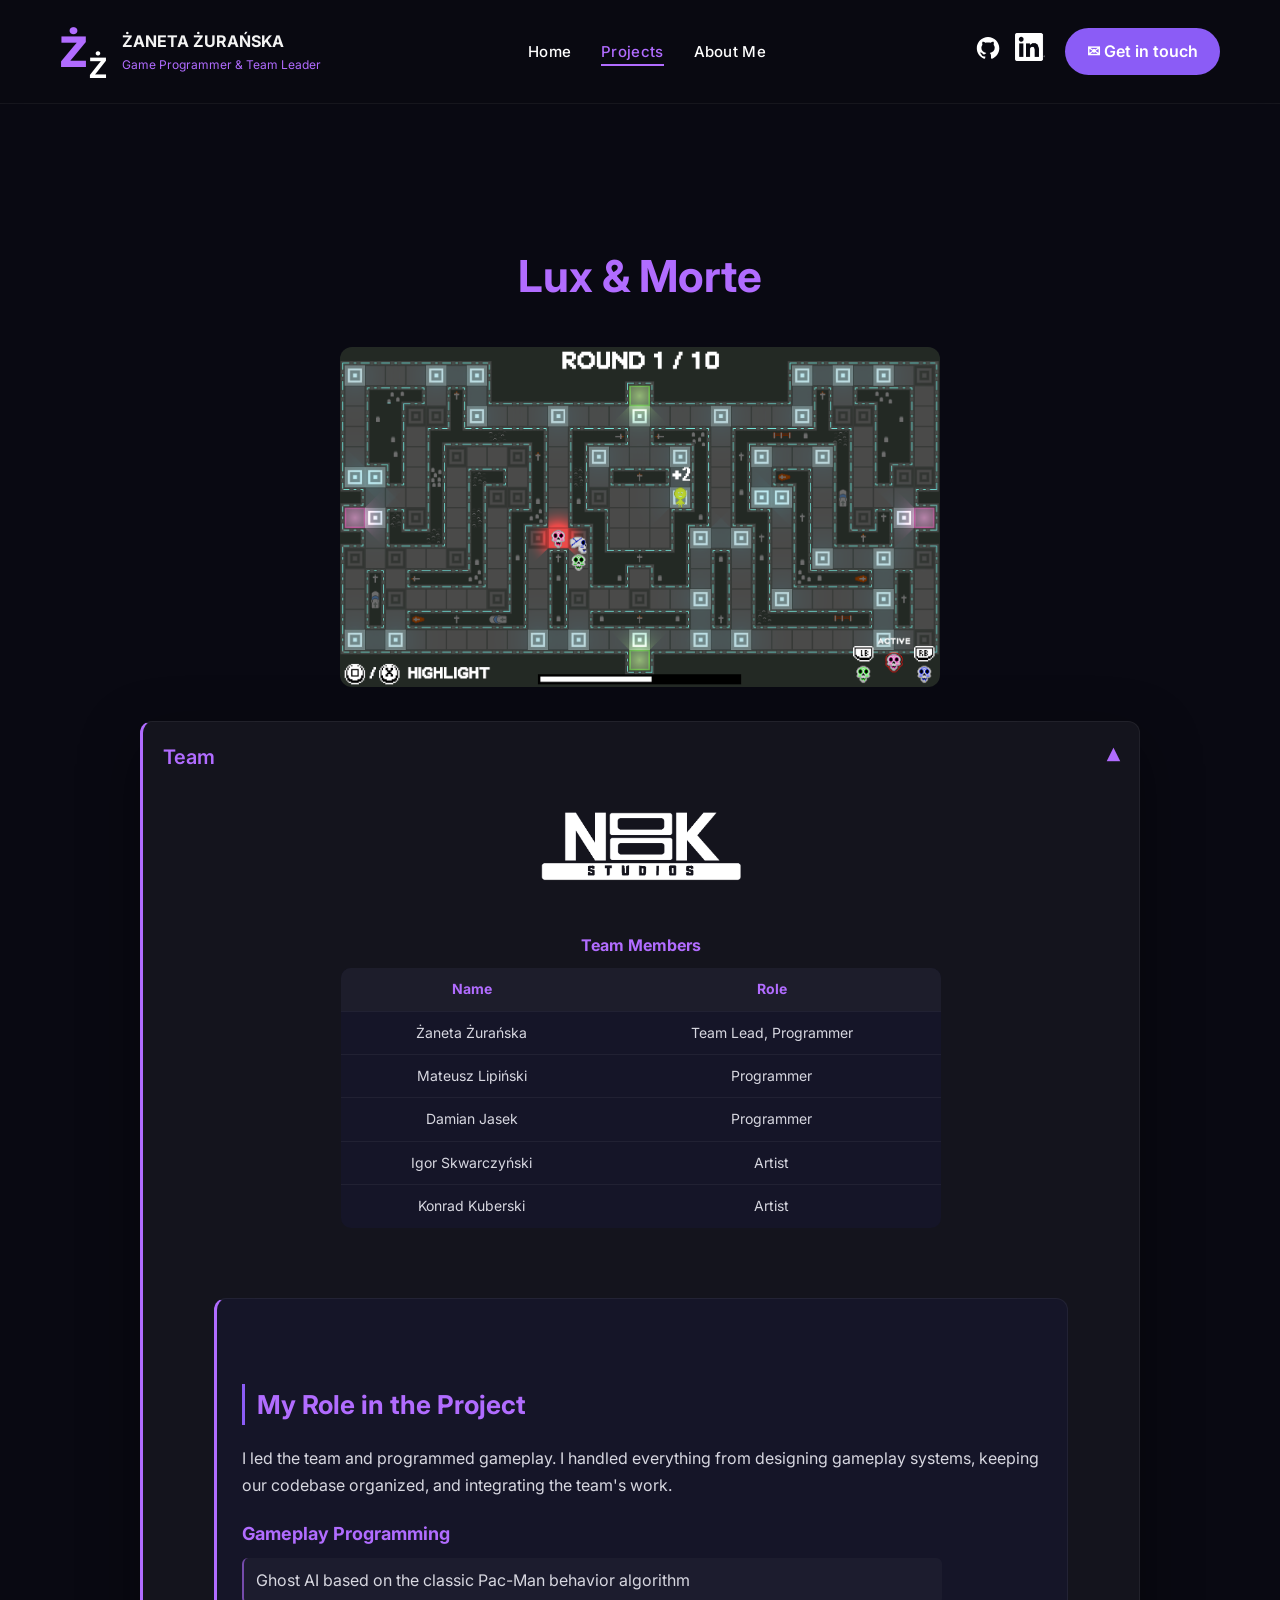
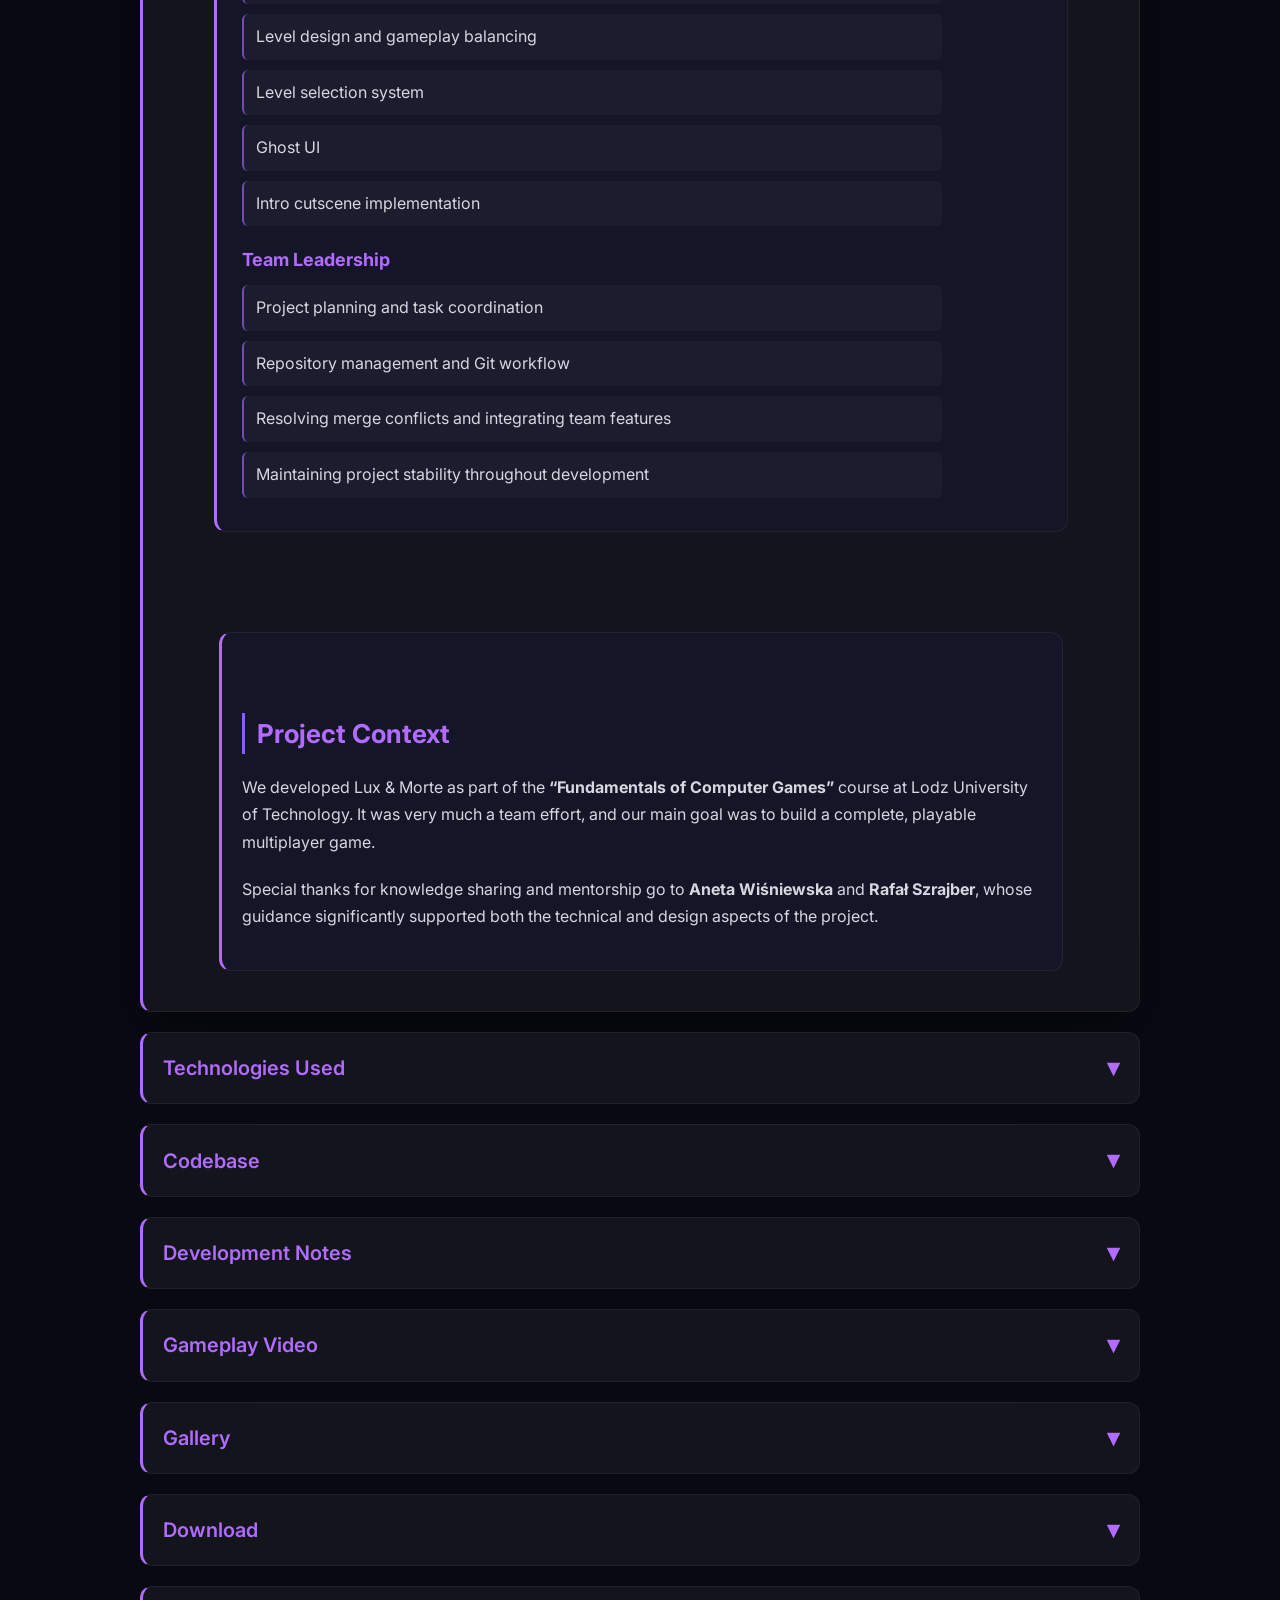
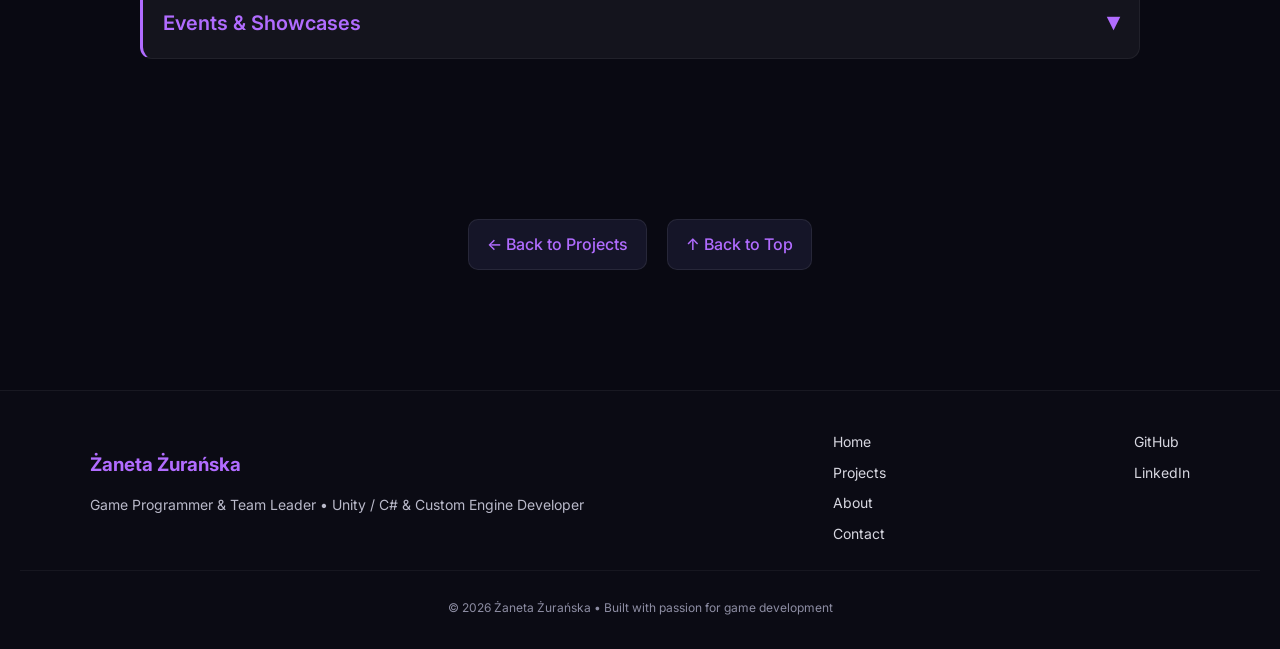
<file: lux.html>
<!DOCTYPE html>
<html lang="pl">
<head>
    <meta charset="UTF-8">
    <title>Projects - Zaneta Zuranska</title>
    <link rel="stylesheet" href="style.css">
    <link href="https://fonts.googleapis.com/css2?family=Inter:wght@100..900&display=swap" rel="stylesheet">

    <!-- Google tag (gtag.js) -->
    <script async src="https://www.googletagmanager.com/gtag/js?id=G-TYMXVY2S1J"></script>
    <script>
    window.dataLayer = window.dataLayer || [];
    function gtag(){dataLayer.push(arguments);}
    gtag('js', new Date());

    gtag('config', 'G-TYMXVY2S1J');
    </script>

</head>

<script>
document.getElementById("toTop").addEventListener("click", function(e) {
    e.preventDefault();
    window.scrollTo({
        top: 0,
        behavior: "smooth"
    });
});
</script>


<body>

<nav class="navbar">

    <!-- LOGO -->
    <div class="logo">
        <div class="logo-mark">
            <span class="logo-top">Ż</span>
            <span class="logo-bottom">Ż</span>
        </div>
        <div class="logo-text">
            <h1>ŻANETA ŻURAŃSKA</h1>
            <p>Game Programmer & Team Leader</p>
        </div>
    </div>

    <!-- MENU -->
    <ul class="menu">
        <li><a href="index.html">Home</a></li>
        <li><a href="projects.html" class="active">Projects</a></li>
        <li><a href="aboutMe.html">About Me</a></li>
    </ul>

    <!-- RIGHT SIDE -->
    <div class="nav-right">

        <div class="socials">
            <a href="https://github.com/zanetazuranska" target="_blank">
                <img src="res/GitHub_Invertocat_White_Clearspace.svg" alt="GitHub">
            </a>

            <a href="https://www.linkedin.com/in/%C5%BCaneta-%C5%BCura%C5%84ska-6b0505299/" target="_blank">
                <img src="res/InBug-White.png" alt="LinkedIn">
            </a>
        </div>

        <a href="contact.html" class="contact-btn">
            ✉ Get in touch
        </a>

    </div>

</nav>
<!-- ===== PROJECT ===== -->
<section class="project-page">

    <h1>Lux & Morte</h1>

    <div class="hero-project">

        <div class="hero-image">
            <img src="res/lux.png" alt="Astatinum screenshot">
        </div>

        <div class="hero-info">
            <p>
                Lux & Morte is a fast-paced party game where two players face off in afterlife inspired by Día de los Muertos. 
                You get local multiplayer and there is no time to wait, you have to act.
            </p>

            <p>
                One player steps in as the Light, navigating maze in an attempt to survive. The other player controls a hunting horde of skulls, 
                It`s all about making fast decisions while trying to outsmart your opponent.
            </p>

            <p>
                During development, the project was regularly reviewed during evaluation sessions with professionals. 
                That constant loop of playtesting helped improve gameplay mechanics and the overall player experience. 
            </p>
        </div>

    </div>

    <details class="section-box" open>
        <summary>
            Team
            <span class="arrow">▾</span>
        </summary>

        <div class="team-section">
            <div class="team-logo-wrapper">
                <img src="res/logo.png" class="team-logo" alt="Strong Boat Studio Logo">
            </div>

            <div class="team-table">

                <h4>Team Members</h4>

                <table>
                    <tr>
                        <th>Name</th>
                        <th>Role</th>
                    </tr>

                    <tr>
                        <td>Żaneta Żurańska</td>
                        <td>Team Lead, Programmer</td>
                    </tr>

                    <tr>
                        <td>Mateusz Lipiński</td>
                        <td>Programmer</td>
                    </tr>

                    <tr>
                        <td>Damian Jasek</td>
                        <td>Programmer</td>
                    </tr>

                    <tr>
                        <td>Igor Skwarczyński</td>
                        <td>Artist</td>
                    </tr>

                    <tr>
                        <td>Konrad Kuberski</td>
                        <td>Artist</td>
                    </tr>
                </table>

            </div>

            <div class="role-section">

                <h2>My Role in the Project</h2>

                <p>
                    I led the team and programmed gameplay. I handled everything from designing gameplay systems, keeping our codebase organized, and integrating the team's work. 
                </p>

                <div class="role-block">
                    <h3>Gameplay Programming</h3>

                    <ul>
                        <li>Ghost AI based on the classic Pac-Man behavior algorithm</li>
                        <li>Level design and gameplay balancing</li>
                        <li>Level selection system</li>
                        <li>Ghost UI</li>
                        <li>Intro cutscene implementation</li>
                    </ul>
                </div>

                <div class="role-block">
                    <h3>Team Leadership</h3>

                    <ul>
                        <li>Project planning and task coordination</li>
                        <li>Repository management and Git workflow</li>
                        <li>Resolving merge conflicts and integrating team features</li>
                        <li>Maintaining project stability throughout development</li>
                    </ul>
                </div>

            </div>

        </div>

        <div class="role-section">

            <h2>Project Context</h2>

            <p>
                We developed Lux & Morte as part of the <strong>“Fundamentals of Computer Games”</strong> course at Lodz University of Technology. 
                It was very much a team effort, and our main goal was to build a complete, playable multiplayer game.
            </p>

            <p>
                Special thanks for knowledge sharing and mentorship go to
                <strong>Aneta Wiśniewska</strong> and <strong>Rafał Szrajber</strong>, whose guidance
                significantly supported both the technical and design aspects of the project.
            </p>

        </div>
    </details>

    <details class="section-box">
        <summary>
            Technologies Used
            <span class="arrow">▾</span>
        </summary>

        <div class="tech-stack">
            <ul class="tech-list">
                <li>C#</li>
                <li>Unity</li>
                <li>FMOD</li>
            </ul>
        </div>
    </details>

    <details class="section-box">
        <summary>
            Codebase
            <span class="arrow">▾</span>
        </summary>

        <div class="repo-card">
            <div class="repo-title">Lux & Morte</div>

            <p class="repo-desc">
                Source code for Lux & Morte.
            </p>

            <div class="repo-actions">
                <a href="https://github.com/Conflict-Eater-Studio/Conflict-Eater" target="_blank">
                    View on GitHub →
                </a>
            </div>
        </div>

        <!-- CODE SNIPPET -->
        <div class="code-block">
            <div class="code-title">Where the most interesting code is located?</div>

            <pre><code>
                Assets/_Game/Scripts/Shadow
                Assets/_Game/Scripts/UI/ShadowSwitch
            </code></pre>
        </div> 
    </details>

    <details class="section-box">
        <summary>
            Development Notes
            <span class="arrow">▾</span>
        </summary>

        <div class="repo-ps">

            <div class="ps-block">
                <h4>Project Challenges</h4>

                <p class="ps-intro">
                    Making Lux & Morte wasn`t easy, especially since the roles are unequal. One player play as the Light,
                    the other controls the ghosts. Balancing that, and getting local multiplayer to feel right, took some work.
                </p>

                <ul>
                    <li>
                        Balancing asymmetric gameplay between different player roles.
                    </li>

                    <li>
                        Iterative game balancing through playtest sessions with industry experts.
                    </li>

                    <li>
                        Built a system for switching between different ghosts and making sure players always felt in control.
                    </li>

                    <li>
                        Optimizing Unity Tilemap performance after noticing FPS drops.
                    </li>
                </ul>
            </div>

            <div class="ps-block">
                <h4>How We Solved It</h4>

                <p class="ps-intro">
                    The game was improved through continuous iteration by showing it at public events, collecting feedback, and implementing fixes.
                </p>

                <ul>
                    <li>
                        Ran frequent playtests with industry, then dialed in movement speed abilities, and overall pacing of asymmetric gameplay.
                    </li>

                    <li>
                        Tried out different ideas for swapping between ghosts.
                    </li>

                    <li>
                        Optimized level performance by reducing Tilemap complexity.
                    </li>
                </ul>
            </div>

            <div class="ps-block">
                <h4>What I Would Do Differently</h4>

                <p>
                    Looking back, there`s no single “aha” moment. The project got better becouse of lots of little changes, 
                    all thanks to showing it off and listening to players. If I could change anything, I`d add performance 
                    testing and balance adjustments earlier, especially for heavy Tilemap scenes, to avoid last-minute optimization work. 
                    Overall, it`s been an amazing lesson in balancing gameplay.
                </p>
            </div>

        </div>

    </details>

    <details class="section-box">
        <summary>
            Gameplay Video
            <span class="arrow">▾</span>
        </summary>

        <div class="video-container">
            <iframe
                width="100%"
                height="420"
                src="https://www.youtube.com/embed/LRSNvQ31-Gk"
                title="Gameplay Video"
                frameborder="0"
                allow="accelerometer; autoplay; clipboard-write; encrypted-media; gyroscope; picture-in-picture"
                allowfullscreen>
            </iframe>
        </div>
    </details>

    <details class="section-box">
        <summary>
            Gallery
            <span class="arrow">▾</span>
        </summary>

        <div class="gallery">
            <img src="res/b1.png" alt="Astatinum screenshot">
            <img src="res/b2.png" alt="Astatinum screenshot">
            <img src="res/b3.jpg" alt="Astatinum screenshot">
        </div>
    </details>

    <details class="section-box">
        <summary>
            Download
            <span class="arrow">▾</span>
        </summary>

        <div class="download-card">

            <div class="download-title">
                Play Lux & Morte
            </div>

            <p class="download-desc">
                Play the latest version of Lux & Morte directly on itch.io and experience the full multiplayer gameplay.
            </p>

            <div class="download-info">
                <span>Platform: PC</span>
                <span>Distribution: itch.io</span>
                <span>~320 views</span>
                <span>Player downloads: ~30</span>
            </div>

            <div class="repo-actions">
                <a href="https://nookstudios.itch.io/lux-morte"
                target="_blank">
                    Play on itch.io →
                </a>
            </div>

        </div>
    </details>

    <details class="section-box">
        <summary>
            Events & Showcases
            <span class="arrow">▾</span>
        </summary>

        <div class="events">
            <div class="event-card">

                <div class="event-header">
                    <div>
                        <h3>University Industry Showcase - Early Playtest Sessions</h3>
                        <span class="event-date">
                            2025
                        </span>
                    </div>
                </div>

                <p class="event-description">
                    One of our first big milestones was getting Lux & Morte in front of real industry eyes. At a university showcase, specialists
                    from studios like CD PROJEKT RED, 11 bit studios, Cleversan Games, and Render Cube tried out the game and give feedback. 
                    That first batch of outside opinions showed us what worked and what needed to change.
                </p>

                <div class="event-media">
                    <img src="res/e1.jpg" alt="">
                    <img src="res/e2.jpg" alt="">
                    <img src="res/e3.jpg" alt="">
                    <img src="res/e4.jpg" alt="">
                    <img src="res/e5.jpg" alt="">
                    <img src="res/e6.jpg" alt="">
                </div>

            </div>

            <div class="event-card">

                <div class="event-header">
                    <div>
                        <h3>Bit Boat Festival</h3>
                        <span class="event-date">
                            2026
                        </span>
                    </div>
                </div>

                <p class="event-description">
                    At Bit Boat Festival, we put the game in a live public environment, where players could test it. 
                </p>

                <p class="event-description">
                    The event included a community tournament with sponsored prizes, which provided valuable feedback on gameplay balance and player behavior. 
                </p>

                <div class="event-media">
                    <img src="res/bitboat1.jpg" alt="">
                    <img src="res/bitboat2.jpg" alt="">
                    <img src="res/bitboat3.jpg" alt="">
                    <img src="res/bitboat4.jpg" alt="">
                    <img src="res/bitboat5.jpg" alt="">
                    <img src="res/bitboat6.jpg" alt="">
                </div>

            </div>

            <div class="event-card">

                <div class="event-header">
                    <div>
                        <h3>Game Access Conference '25</h3>
                        <span class="event-date">
                            Brno, Czech Republic | 2026
                        </span>
                    </div>
                </div>

                <p class="event-description">
                    We presented Lux & Morte at Game Access Conference '25 in Brno, which combined both a professional conference and an indie showcase environment.
                    It was a chance to dig into current trends, trade stories with other devs, and most importantly watch players interact with the game in real time.
                </p>

                <p class="event-description">
                    More information about the showcase can be found here:
                    <a href="https://26.game-access.com/conference/indie-showcase/lux-morte/" target="_blank">
                        Lux & Morte - Game Access Indie Showcase page
                    </a>
                </p>

                <div class="event-media">
                    <img src="res/ga1.jpg" alt="">
                    <img src="res/ga2.jpg" alt="">
                    <img src="res/ga3.jpg" alt="">
                    <img src="res/ga4.jpg" alt="">
                    <img src="res/ga5.jpg" alt="">
                </div>

            </div>

            <div class="event-card">

                <div class="event-header">
                    <div>
                        <h3>Student Games Festival (Upcoming)</h3>
                        <span class="event-date">
                            October 2026
                        </span>
                    </div>
                </div>

                <p class="event-description">
                    Lux & Morte has been submitted to the Student Games Festival, where it is planned to be showcased in October 2025.
                </p>

                <p class="event-description">
                    This event will serve as another opportunity to present the project to industry professionals and gather additional feedback.
                </p>

                <div class="event-media2">
                    <img src="res/logo_big.png" alt="">
                </div>

            </div>

        </div>

    </details>

    
</section>

<div class="bottom-navigation">
    
    <a href="projects.html" class="nav-btn">
        ← Back to Projects
    </a>
    

    <a href="#" class="nav-btn" id="toTop">
        ↑ Back to Top
    </a>

</div>

<footer class="footer">

    <div class="footer-content">

        <div class="footer-left">
            <h3>Żaneta Żurańska</h3>
            <p>Game Programmer & Team Leader • Unity / C# & Custom Engine Developer</p>
        </div>

        <div class="footer-links">
            <a href="index.html">Home</a>
            <a href="projects.html">Projects</a>
            <a href="aboutMe.html">About</a>
            <a href="contact.html">Contact</a>
        </div>

        <div class="footer-socials">
            <a href="https://github.com/zanetazuranska" target="_blank">GitHub</a>
            <a href="https://www.linkedin.com/in/%C5%BCaneta-%C5%BCura%C5%84ska-6b0505299/" target="_blank">LinkedIn</a>
        </div>

    </div>

    <div class="footer-bottom">
        <p>© 2026 Żaneta Żurańska • Built with passion for game development</p>
    </div>

</footer>

</body>
</html>
</file>
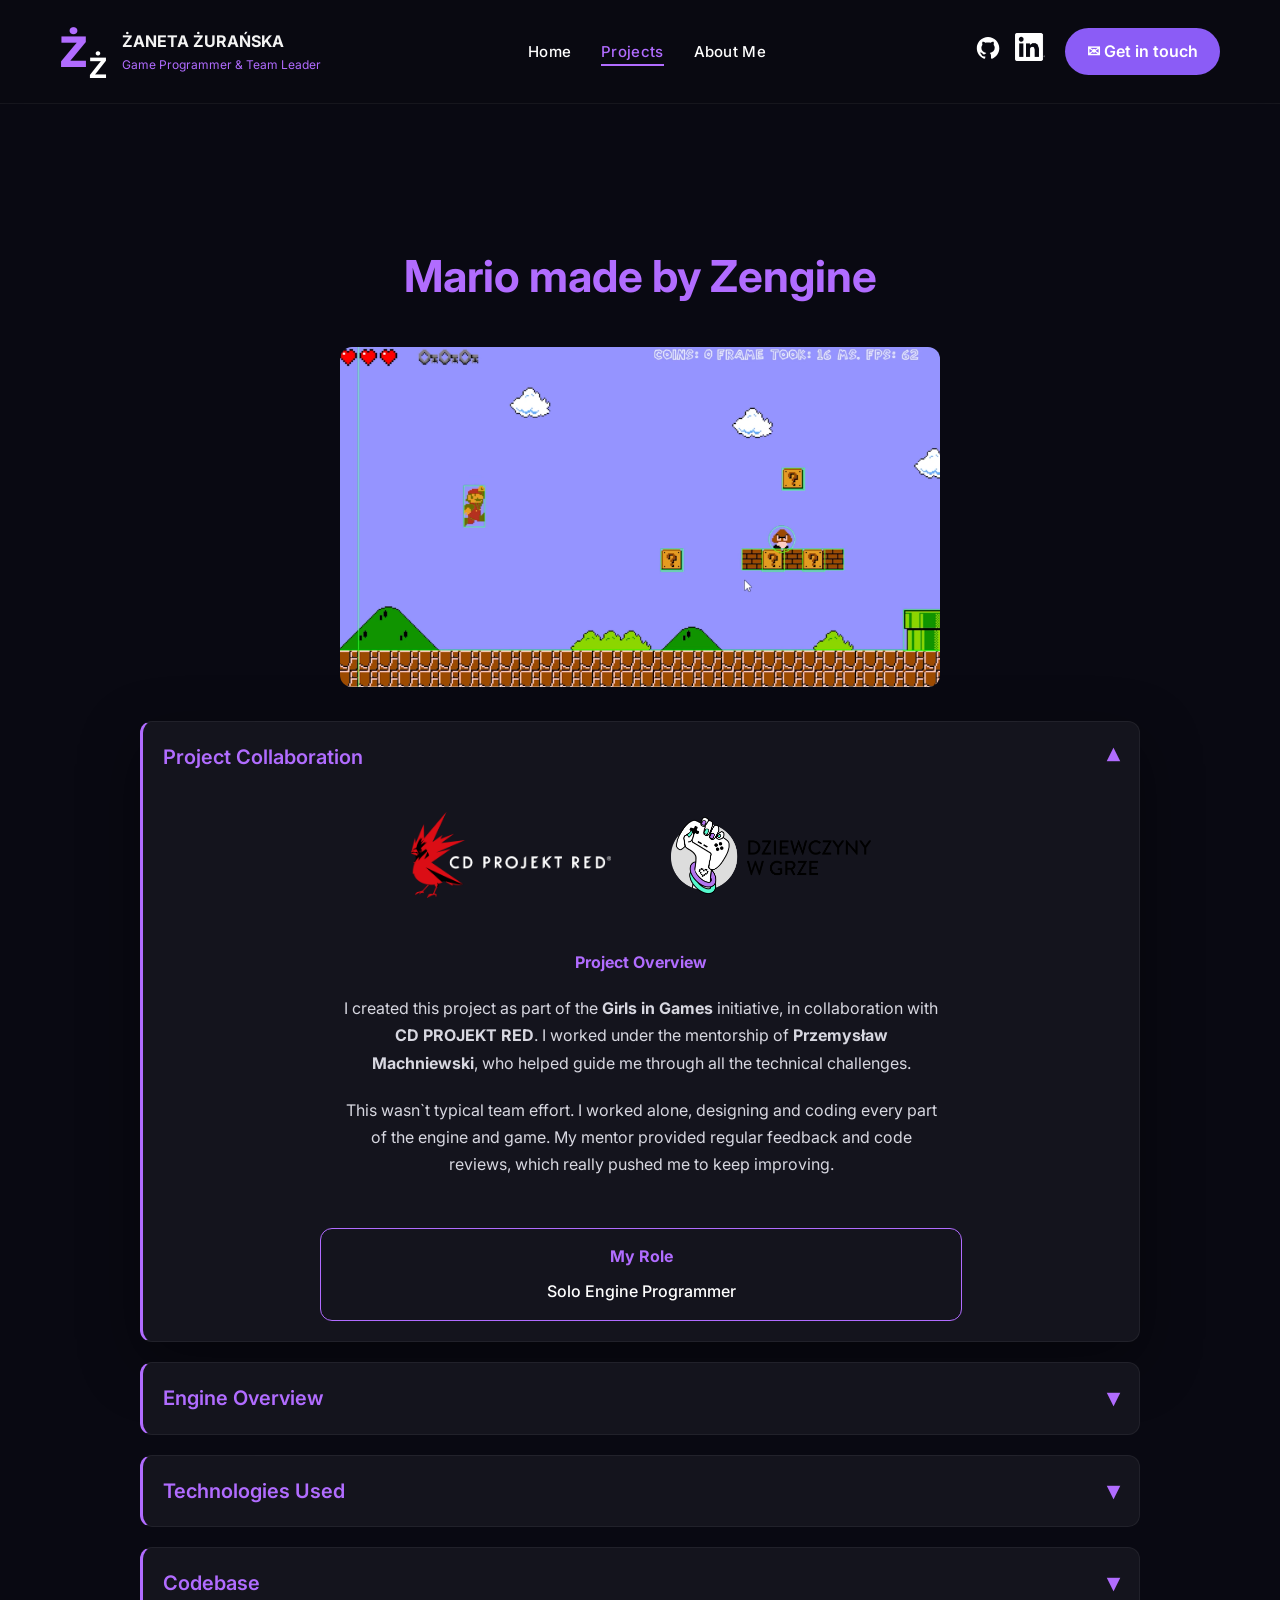
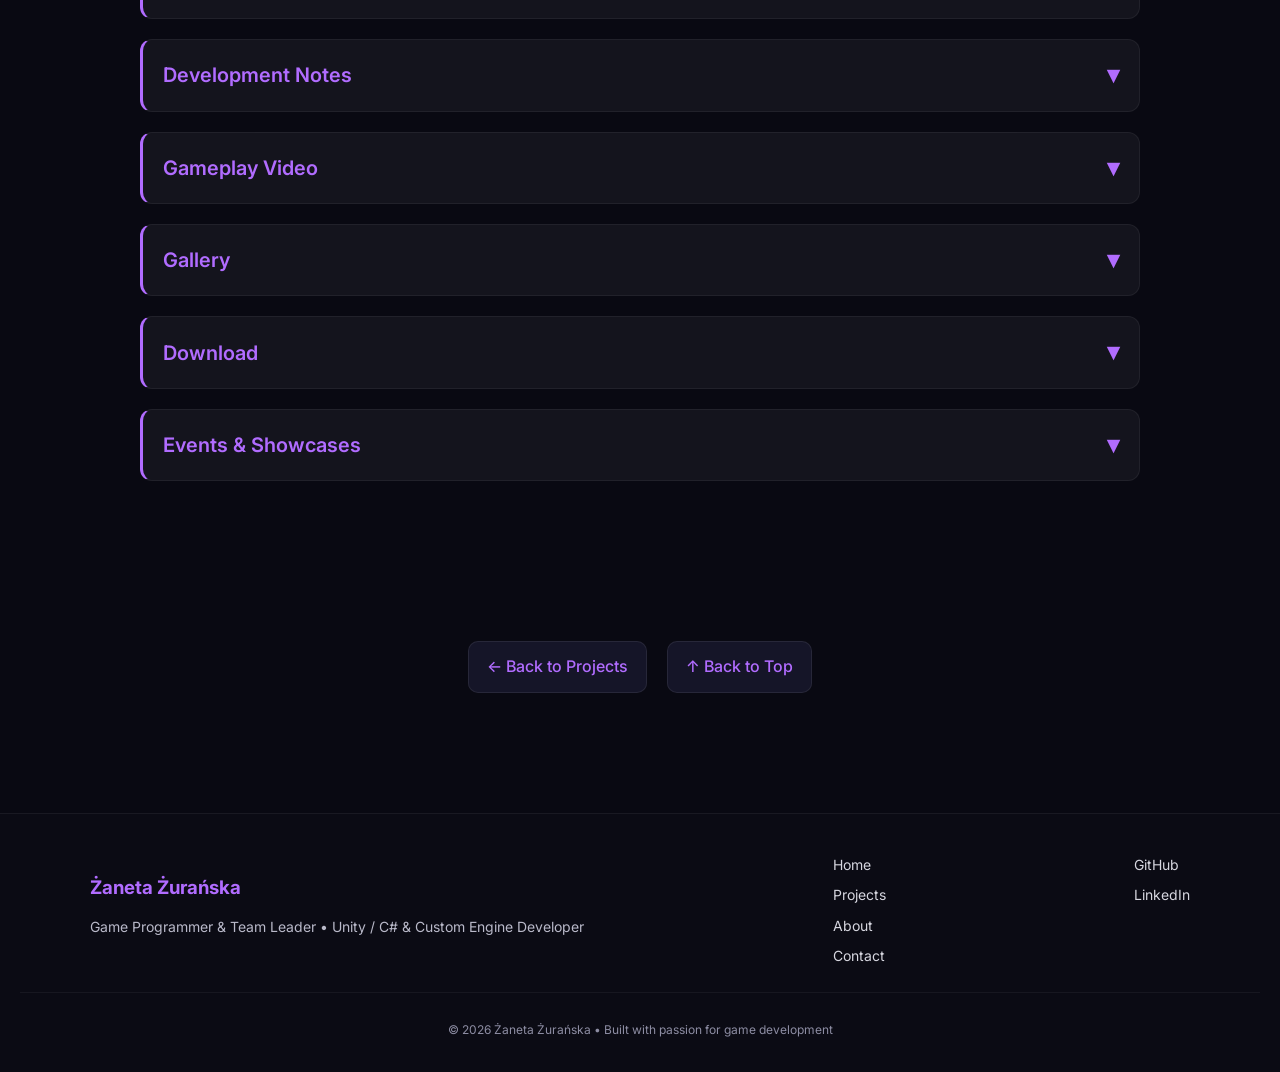
<file: mario.html>
<!DOCTYPE html>
<html lang="pl">
<head>
    <meta charset="UTF-8">
    <title>Projects - Zaneta Zuranska</title>
    <link rel="stylesheet" href="style.css">
    <link href="https://fonts.googleapis.com/css2?family=Inter:wght@100..900&display=swap" rel="stylesheet">

    <!-- Google tag (gtag.js) -->
    <script async src="https://www.googletagmanager.com/gtag/js?id=G-TYMXVY2S1J"></script>
    <script>
    window.dataLayer = window.dataLayer || [];
    function gtag(){dataLayer.push(arguments);}
    gtag('js', new Date());

    gtag('config', 'G-TYMXVY2S1J');
    </script>

</head>

<script>
document.getElementById("toTop").addEventListener("click", function(e) {
    e.preventDefault();
    window.scrollTo({
        top: 0,
        behavior: "smooth"
    });
});
</script>

<body>

<nav class="navbar">

    <!-- LOGO -->
    <div class="logo">
        <div class="logo-mark">
            <span class="logo-top">Ż</span>
            <span class="logo-bottom">Ż</span>
        </div>
        <div class="logo-text">
            <h1>ŻANETA ŻURAŃSKA</h1>
            <p>Game Programmer & Team Leader</p>
        </div>
    </div>

    <!-- MENU -->
    <ul class="menu">
        <li><a href="index.html">Home</a></li>
        <li><a href="projects.html" class="active">Projects</a></li>
        <li><a href="aboutMe.html">About Me</a></li>
    </ul>

    <!-- RIGHT SIDE -->
    <div class="nav-right">

        <div class="socials">
            <a href="https://github.com/zanetazuranska" target="_blank">
                <img src="res/GitHub_Invertocat_White_Clearspace.svg" alt="GitHub">
            </a>

            <a href="https://www.linkedin.com/in/%C5%BCaneta-%C5%BCura%C5%84ska-6b0505299/" target="_blank">
                <img src="res/InBug-White.png" alt="LinkedIn">
            </a>
        </div>

        <a href="contact.html" class="contact-btn">
            ✉ Get in touch
        </a>

    </div>

</nav>

<!-- ===== PROJECT ===== -->
<section class="project-page">

    <h1>Mario made by Zengine</h1>

    <div class="hero-project">

        <div class="hero-image">
            <img src="res/mario.png" alt="Astatinum screenshot">
        </div>

        <div class="hero-info">
            <p>
                Zengine is a 2D platformer engine developed in C++ using SFML. I wanted to dig into low-level game engine architecture 
                and really understand what goes on beneath the surface. My focus was making something modular and scalable for  2D games.
            </p>

            <p>
                To show what Zengine can do, I made a Mario-inspired prototype. It`s not a remake but my own spin on classic platformer, using gameplay systems I built myself.
            </p>
        </div>

    </div>

    <details class="section-box" open>
        <summary>
            Project Collaboration
            <span class="arrow">▾</span>
        </summary>

        <div class="team-section">

            <div class="team-logos">

                <div class="team-logo-wrapper">
                    <img src="res/CDPR_Logo-Horizontal-White_RGB.png"
                        class="team-logo"
                        alt="CD PROJEKT RED Logo">
                </div>

                <div class="team-logo-wrapper">
                    <img src="res/DwG_Logo_black_RGB.png"
                        class="team-logo"
                        alt="Girls in Games Logo">
                </div>

            </div>

            <div class="team-table">

                <h4>Project Overview</h4>

                <p>
                    I created this project as part of the <strong>Girls in Games</strong> initiative, in collaboration with <strong>CD PROJEKT RED</strong>. I worked under the mentorship of 
                    <strong>Przemysław Machniewski</strong>, who helped guide me through all the technical challenges.
                </p>

                <p>
                    This wasn`t typical team effort. I worked alone, designing and coding every part of the engine and game. 
                    My mentor provided regular feedback and code reviews, which really pushed me to keep improving.
                </p>

            </div>

            <div class="my-role">
                <h4>My Role</h4>
                <p>Solo Engine Programmer</p>
            </div>

        </div>
    </details>

    <details class="section-box">
        <summary>
            Engine Overview
            <span class="arrow">▾</span>
        </summary>

        <div class="repo-ps1">

            <div class="ps-block">
                <h4>Zengine</h4>

                <p class="ps-intro">
                    The goal was to gain a deeper understanding of low-level engine architecture by implementing every core system independently. 
                </p>

                <ul>
                    <li>Input handling module</li>
                    <li>SFML-based rendering system</li>
                    <li>Physics and collision detection</li>
                    <li>Animation system</li>
                    <li>Audio system</li>
                    <li>Multi-map and scene management</li>
                    <li>User Interface framework</li>
                    <li>Debugging tools</li>
                    <li>Custom data structures and utilities</li>
                </ul>
            </div>

            <div class="ps-block">
                <h4>Mario Showcase</h4>

                <p class="ps-intro">
                    Once the foundation was ready, I built the Mario prototype entirely with Zengine. The point wasn`t just to copy Mario, but to see how my engine holds up in a real project.
                </p>

                <ul>
                    <li>Character movement and jumping mechanics</li>
                    <li>Enemy AI and player interactions</li>
                    <li>Physics and collision handling</li>
                    <li>Animation and audio integration</li>
                    <li>Scene management and UI systems</li>
                    <li>All gameplay built only with Zengine`s components</li>
                </ul>
            </div>

        </div>
    </details>

    <details class="section-box">
        <summary>
            Technologies Used
            <span class="arrow">▾</span>
        </summary>

        <div class="tech-stack">
            <ul class="tech-list">
                <li>C++</li>
                <li>SFML</li>
                <li>JSON</li>
                <li>Tiled</li>
            </ul>
        </div>
    </details>

    <details class="section-box">
        <summary>
            Codebase
            <span class="arrow">▾</span>
        </summary>

        <div class="repo-card">
            <div class="repo-title">Mario made by Zengine</div>

            <p class="repo-desc">
                Source code for the custom 2D game engine, including rendering, physics, collision detection, animation, audio, and other core engine systems.
            </p>

            <div class="repo-actions">
                <a href="https://github.com/MentoringDwG/Zengine" target="_blank">
                    View on GitHub →
                </a>
            </div>
        </div>

        <!-- CODE SNIPPET -->
        <div class="code-block">
            <div class="code-title">Where the most interesting code is located?</div>

            <pre><code>
                Zengine/Zengine/Colliders
                Zengine/Zengine/World
                Zengine/Zengine/Zengine.cpp
            </code></pre>
        </div> 
    </details>

    <details class="section-box">
        <summary>
            Development Notes
            <span class="arrow">▾</span>
        </summary>

        <div class="repo-ps">

            <div class="ps-block">
                <h4>Project Challenges</h4>

                <p class="ps-intro">
                    Building a custom game engine was a completely new experience. Especially because I had a very short time to do it. The biggest challenge was designing 
                    a solid architecture while simultaneously learning how engine systems interact with one another. 
                </p>

                <ul>
                    <li>
                        Figuring out engine architecture as I went (lots of changes as I learned more about what works).
                    </li>

                    <li>
                        Creating level loading and scene transitions that made adding content easy and efficient.
                    </li>

                    <li>
                        Separating the engine from the game later in development which turned out to be much more work than if I`d done it from the start
                    </li>

                    <li>
                        Completing it all within a short mentoring program, picking up new concepts as fast as I could.
                    </li>
                </ul>
            </div>

            <div class="ps-block">
                <h4>How I Solved It</h4>

                <p class="ps-intro">
                    The way I worked changed a lot as I went along, mostly thanks to ongoing feedback from my mentor, Przemysław Machniewski. 
                    His guidance helped me not just write better code but also understand engine development practices. 
                </p>

                <ul>
                    <li>
                        I refactored the architecture several times as I added new features, ending up with something much cleaner.
                    </li>

                    <li>
                        I used the Tiled level editor and built a custom loader to import JSON map data, making maps easy to edit and reuse.
                    </li>

                    <li>
                        Step by step, I separated engine modules from game-specific code until Zengine could stand on its own.
                    </li>

                    <li>
                        Regular mentoring sessions and code reviews helped me catch and fix architectural issues early.
                    </li>
                </ul>
            </div>

            <div class="ps-block">
                <h4>What I Would Do Differently</h4>

                <p>
                    If I started the project again, I would separate the engine from the game from the very beginning. It would`ve saved hours of refactoring and made the whole structure more solid.
                </p>

                <p>
                    Still, working on this project completely changed how I think about game engines. I have a much deeper understanding of how their internal systems work together. 
                    And honestly, getting to learn from Przemysław Machniewski was incredibly valuable, and I would gladly take on a similar challenge again. 
                </p>
            </div>

        </div>

        <div class="video-container">
            <p class="ps-intro">
                <strong>Curious how the engine was built?</strong> The video below documents the development process, from the first engine systems to the final game.
            </p>

            <iframe
                width="100%"
                height="420"
                src="https://www.youtube.com/embed/I6hgyx7S3u0"
                title="Zengine Development Process"
                frameborder="0"
                allow="accelerometer; autoplay; clipboard-write; encrypted-media; gyroscope; picture-in-picture"
                allowfullscreen>
            </iframe>
        </div>
    </details>

    <details class="section-box">
        <summary>
            Gameplay Video
            <span class="arrow">▾</span>
        </summary>

        <div class="video-container">
            <iframe
                width="100%"
                height="420"
                src="https://www.youtube.com/embed/UquQ6GVenh0"
                title="Gameplay Video"
                frameborder="0"
                allow="accelerometer; autoplay; clipboard-write; encrypted-media; gyroscope; picture-in-picture"
                allowfullscreen>
            </iframe>
        </div>
    </details>

    <details class="section-box">
        <summary>
            Gallery
            <span class="arrow">▾</span>
        </summary>

        <div class="gallery">
            <img src="res/m1.png" alt="Astatinum screenshot">
            <img src="res/m2.png" alt="Astatinum screenshot">
            <img src="res/m3.png" alt="Astatinum screenshot">
        </div>
    </details>

    <details class="section-box">
        <summary>
            Download
            <span class="arrow">▾</span>
        </summary>

        <div class="download-card">

            <div class="download-title">
                Play Mario
            </div>

            <p class="download-desc">
                Download the latest playable Windows build of the project.
            </p>

            <div class="download-info">
                <span>Platform: Windows</span>
                <span>Distribution: Google Drive</span>
            </div>

            <div class="repo-actions">
                <a href="https://drive.google.com/file/d/1sugWI8d2xmwdmxQpqPm1OhFYgIr0wEZD/view?usp=drive_link"
                target="_blank">
                    Download Build →
                </a>
            </div>

        </div>
    </details>

    <details class="section-box">
        <summary>
            Events & Showcases
            <span class="arrow">▾</span>
        </summary>

        <div class="events">

            <div class="event-card">

                <div class="event-header">
                    <div>
                        <h3>CD PROJEKT RED Visits & Workshops</h3>
                        <span class="event-date">
                            2023
                        </span>
                    </div>
                </div>

                <p class="event-description">
                    Beyond the coding, working with CD PROJEKT RED meant I joined a series of visits and workshops with their team. The kickoff meeting started everything, 
                    and after that we had regular sessions. Some of them focused on code, others on teamwork and communication.
                </p>

                <p class="event-description">
                    Each workshop covered a different side of game development: production pipelines, design, how teams operate, and what makes a real studio tick. 
                    It all gave me a fresh look at how games actually get made.
                </p>

                <div class="event-media">

                    <img src="res/cdp1.jpg" alt="">
                    <img src="res/cdp2.jpg" alt="">
                    <img src="res/cdp3.jpg" alt="">
                    <img src="res/cdp4.jpg" alt="">
                    <img src="res/cdp5.jpg" alt="">
                    <img src="res/cdp6.jpg" alt="">
                    <img src="res/cdp7.jpg" alt="">
                    <img src="res/cdp8.jpg" alt="">

                </div>

            </div>

            <!-- EVENT -->
            <div class="event-card">

                <div class="event-header">
                    <div>
                        <h3>Women in Tech Summit</h3>
                        <span class="event-date">
                            2023
                        </span>
                    </div>
                </div>

                <p class="event-description">
                    I also went to the Women in Tech Summit, where I got to hear from industry pros and test my communication skills in English.
                    It was one of my first big international events, and I left with new insights into both tech and game development.
                </p>

                <div class="event-media">

                    <img src="res/summit1.jpg" alt="">
                    <img src="res/summit2.jpg" alt="">
                    <img src="res/summit3.jpg" alt="">
                </div>

                <div class="video-container">
                    <iframe
                        width="100%"
                        height="420"
                        src="https://www.youtube.com/embed/03fk-h7bQJ8"
                        title="Gameplay Video"
                        frameborder="0"
                        allow="accelerometer; autoplay; clipboard-write; encrypted-media; gyroscope; picture-in-picture"
                        allowfullscreen>
                    </iframe>
                </div>
            </div>

            <!-- EVENT -->
            <div class="event-card">

                <div class="event-header">
                    <div>
                        <h3>Promised Land Festival</h3>
                        <span class="event-date">
                            2023
                        </span>
                    </div>
                </div>

                <p class="event-description">
                    At the Promised Land Festival, I joined talks and workshops all about the creative side of the industry. 
                    The event brought together professionals from different fields. I came back with a broader perspective on 
                    how the game development world works and some really valuable soft skills too.
                </p>

                <div class="event-media">

                    <img src="res/plaf1.jpg" alt="">
                    <img src="res/plaf2.jpg" alt="">
                    <img src="res/plaf3.jpg" alt="">
                    <img src="res/plaf4.jpg" alt="">
            
                </div>

            </div>
        </div>

    </details>
</section>

<div class="bottom-navigation">
    
    <a href="projects.html" class="nav-btn">
        ← Back to Projects
    </a>

    <a href="#" class="nav-btn" id="toTop">
        ↑ Back to Top
    </a>

</div>

<footer class="footer">

    <div class="footer-content">

        <div class="footer-left">
            <h3>Żaneta Żurańska</h3>
            <p>Game Programmer & Team Leader • Unity / C# & Custom Engine Developer</p>
        </div>

        <div class="footer-links">
            <a href="index.html">Home</a>
            <a href="projects.html">Projects</a>
            <a href="aboutMe.html">About</a>
            <a href="contact.html">Contact</a>
        </div>

        <div class="footer-socials">
            <a href="https://github.com/zanetazuranska" target="_blank">GitHub</a>
            <a href="https://www.linkedin.com/in/%C5%BCaneta-%C5%BCura%C5%84ska-6b0505299/" target="_blank">LinkedIn</a>
        </div>

    </div>

    <div class="footer-bottom">
        <p>© 2026 Żaneta Żurańska • Built with passion for game development</p>
    </div>

</footer>

</body>
</html>
</file>
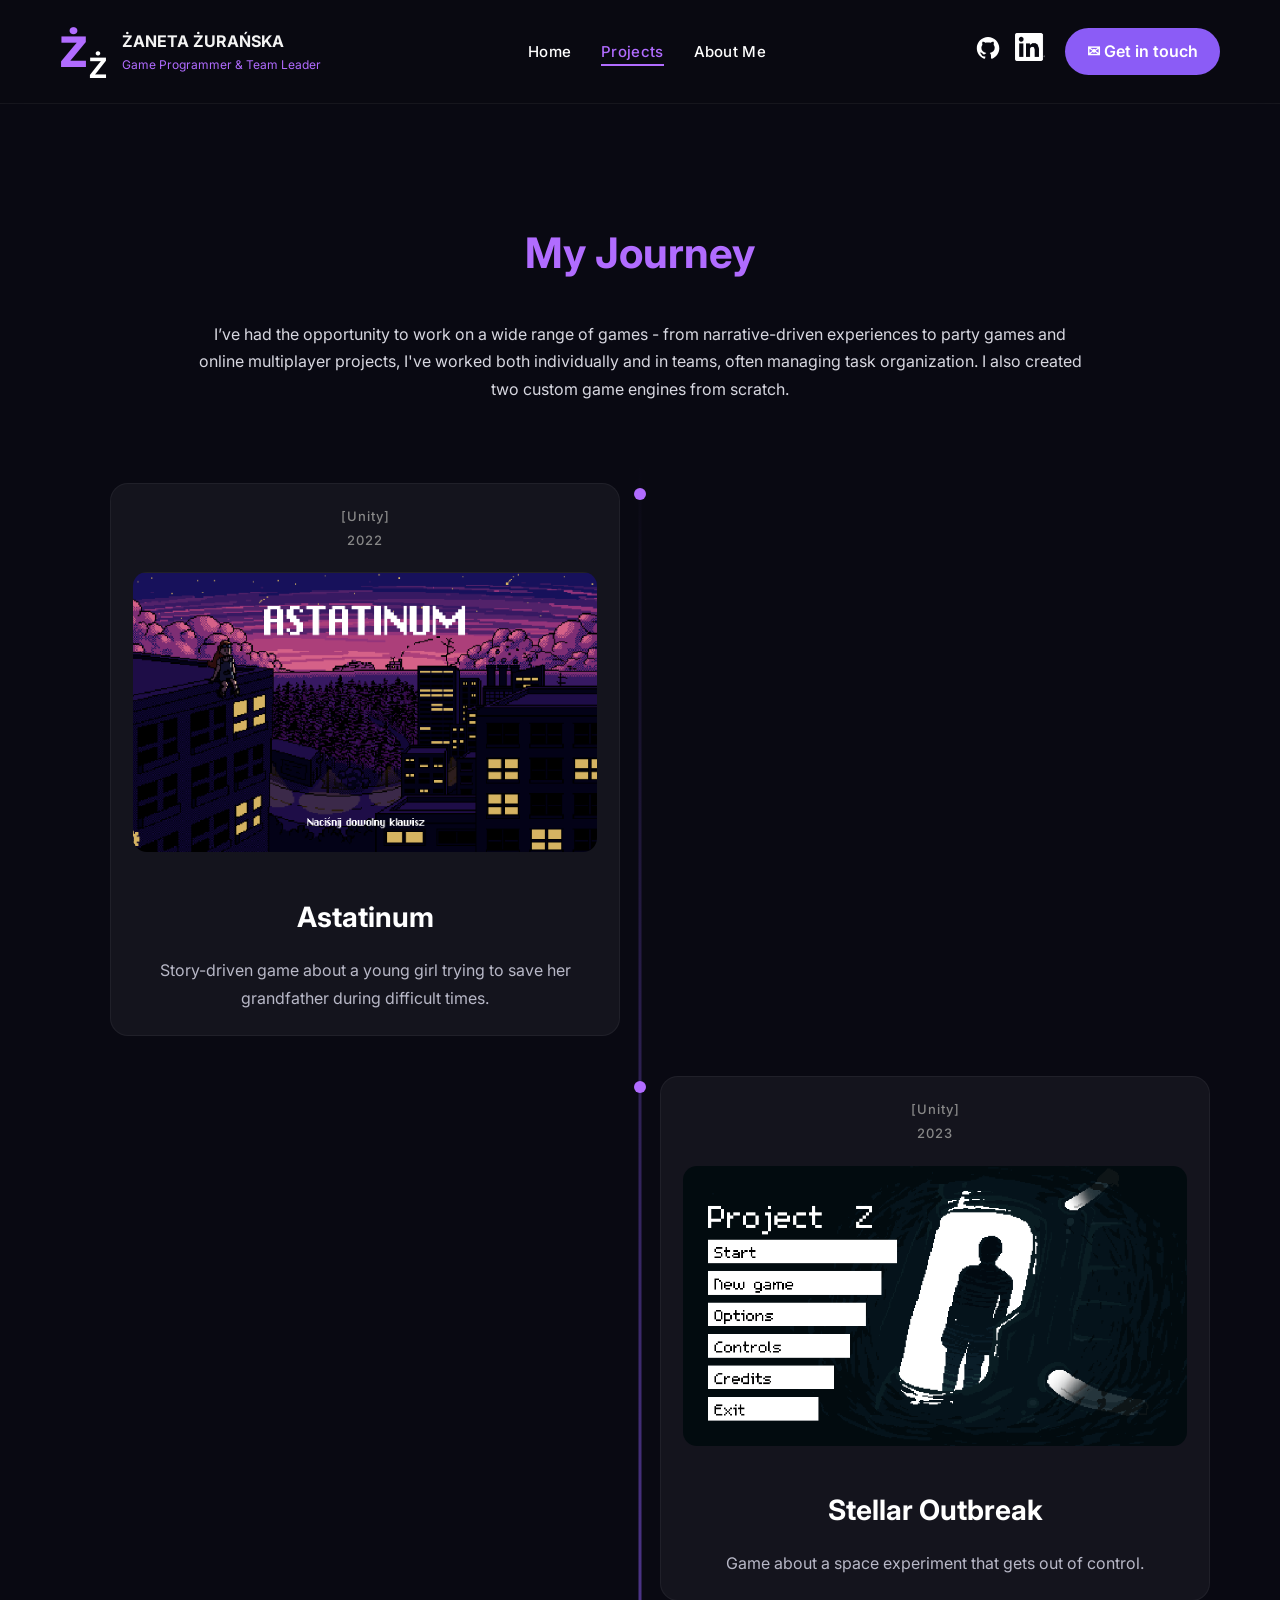
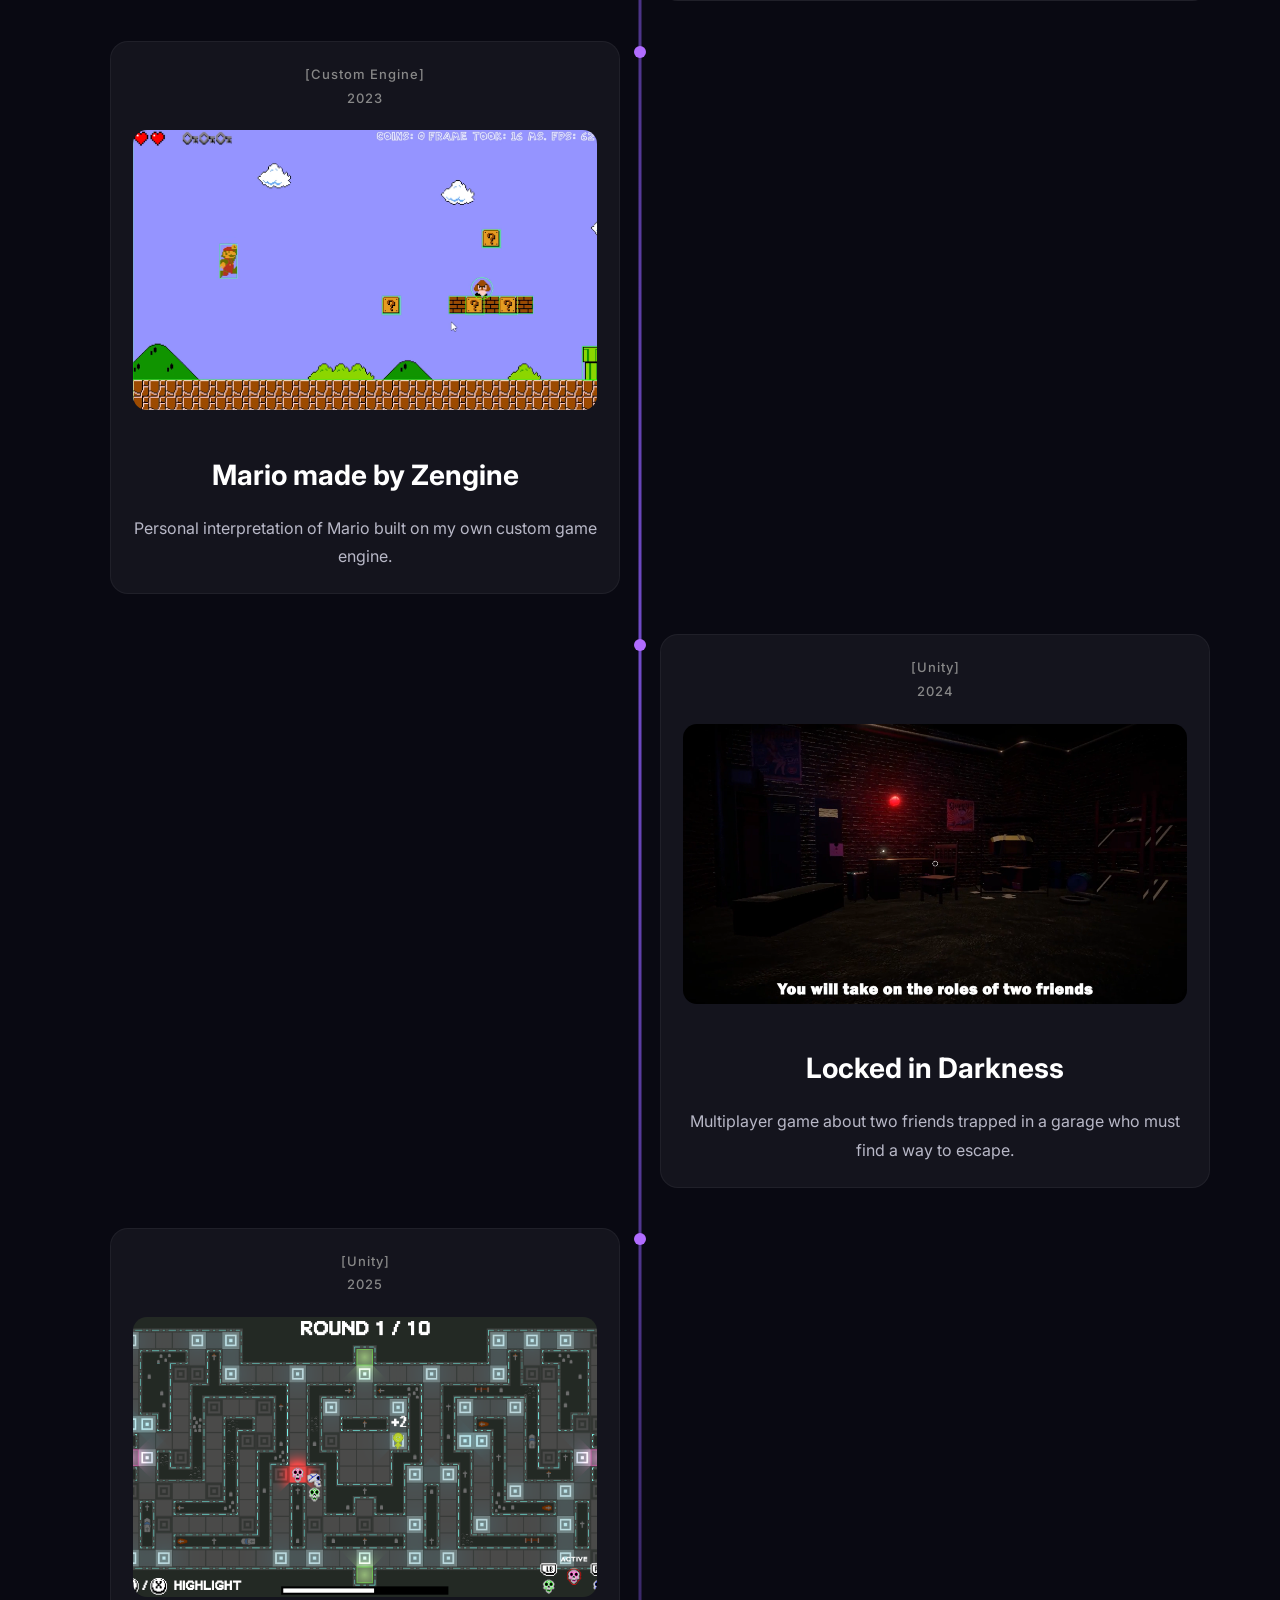
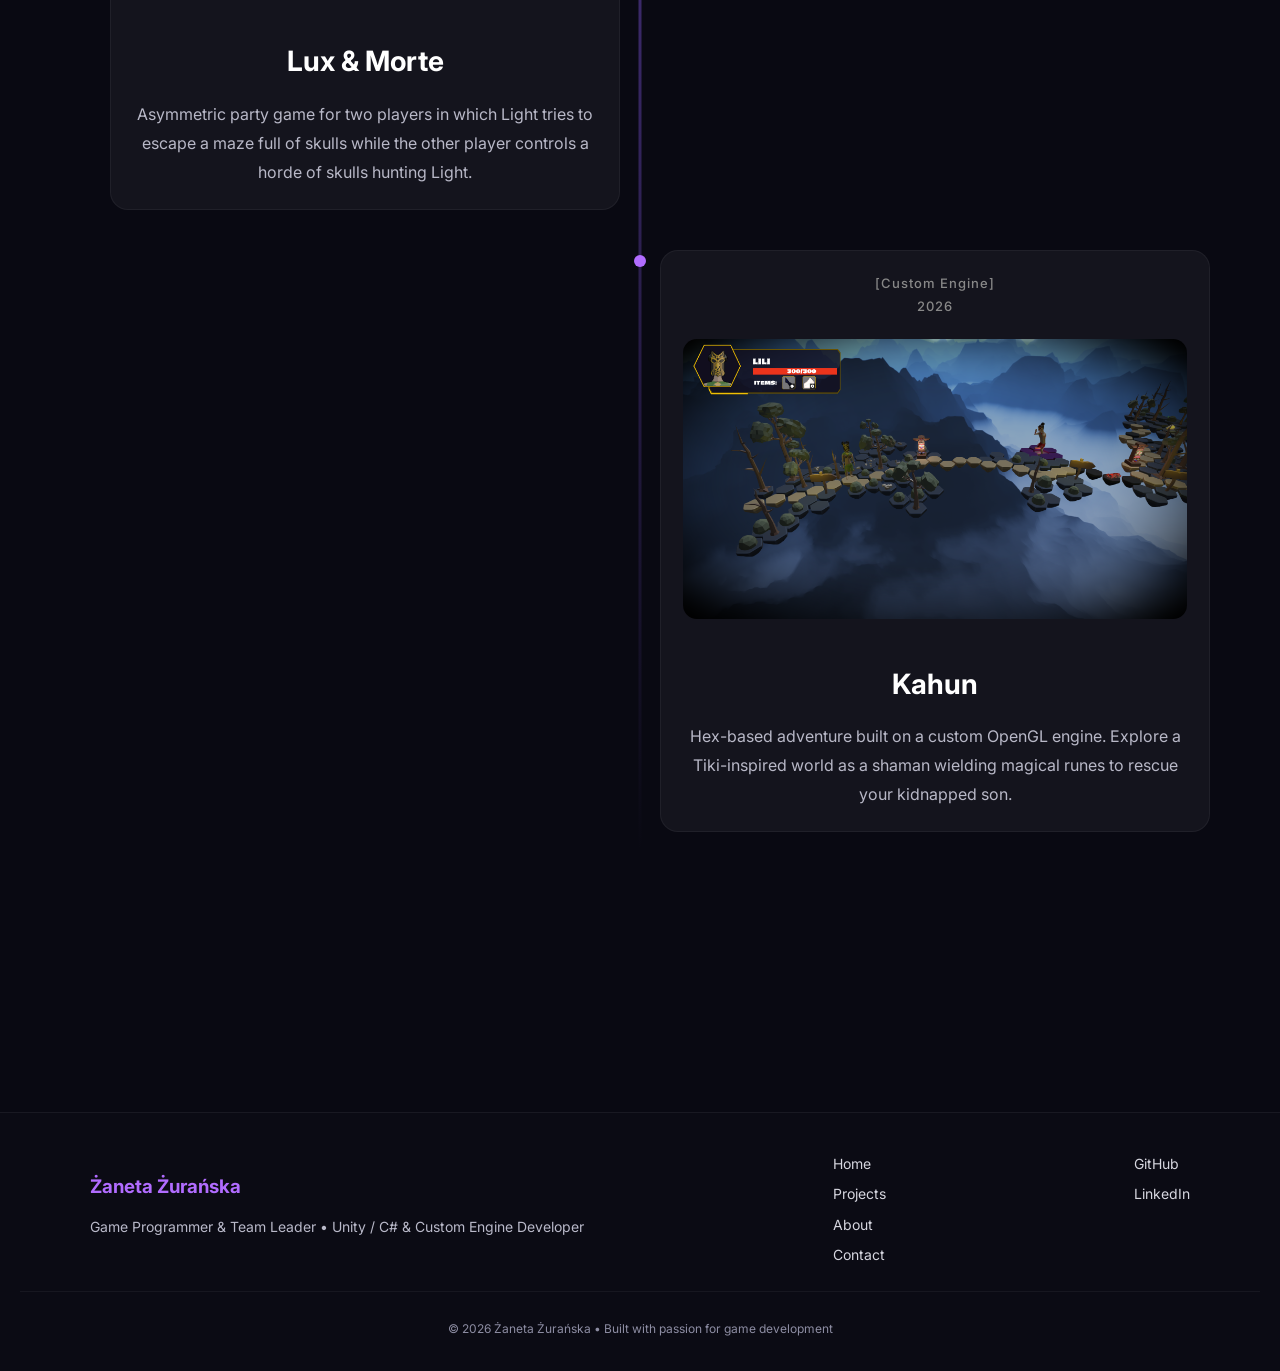
<file: projects.html>
<!DOCTYPE html>
<html lang="pl">
<head>
    <meta charset="UTF-8">
    <title>Projects - Zaneta Zuranska</title>
    <link rel="stylesheet" href="style.css">
    <link href="https://fonts.googleapis.com/css2?family=Inter:wght@100..900&display=swap" rel="stylesheet">

    <!-- Google tag (gtag.js) -->
    <script async src="https://www.googletagmanager.com/gtag/js?id=G-TYMXVY2S1J"></script>
    <script>
    window.dataLayer = window.dataLayer || [];
    function gtag(){dataLayer.push(arguments);}
    gtag('js', new Date());

    gtag('config', 'G-TYMXVY2S1J');
    </script>

</head>
<body>

<nav class="navbar">

    <!-- LOGO -->
    <div class="logo">
        <div class="logo-mark">
            <span class="logo-top">Ż</span>
            <span class="logo-bottom">Ż</span>
        </div>
        <div class="logo-text">
            <h1>ŻANETA ŻURAŃSKA</h1>
            <p>Game Programmer & Team Leader</p>
        </div>
    </div>

    <!-- MENU -->
    <ul class="menu">
        <li><a href="index.html">Home</a></li>
        <li><a href="projects.html" class="active">Projects</a></li>
        <li><a href="aboutMe.html">About Me</a></li>
    </ul>

    <!-- RIGHT SIDE -->
    <div class="nav-right">

        <div class="socials">
            <a href="https://github.com/zanetazuranska" target="_blank">
                <img src="res/GitHub_Invertocat_White_Clearspace.svg" alt="GitHub">
            </a>

            <a href="https://www.linkedin.com/in/%C5%BCaneta-%C5%BCura%C5%84ska-6b0505299/" target="_blank">
                <img src="res/InBug-White.png" alt="LinkedIn">
            </a>
        </div>

        <a href="contact.html" class="contact-btn">
            ✉ Get in touch
        </a>

    </div>

</nav>

<section class="projects">
    <div class="projects-header">
        <h2>My Journey</h2>

        <p>
            I’ve had the opportunity to work on a wide range of games - from narrative-driven experiences to party games and online multiplayer projects, 
            I've worked both individually and in teams, often managing task organization. I also created two custom game engines from scratch.
        </p>
    </div>

    <div class="timeline">

        <!-- 1 -->
        <div class="timeline-item">
            <div class="timeline-content">
                <div class="project-date">[Unity]</div>
                <span class="project-date">2022</span>
                <img src="res/astatinum.png" class="project-img">
                <h3><a href="astatinum.html">Astatinum</a></h3>
                <p>Story-driven game about a young girl trying to save her grandfather during difficult times.</p>
            </div>
        </div>

        <!-- 2 -->
        <div class="timeline-item">
            <div class="timeline-content">
                <div class="project-date">[Unity]</div>
                <span class="project-date">2023</span>
                <img src="res/stellar.png" class="project-img">
                <h3><a href="stellar.html">Stellar Outbreak</a></h3>
                <p>Game about a space experiment that gets out of control.</p>
            </div>
        </div>

        <!-- 3 -->
        <div class="timeline-item">
            <div class="timeline-content">
                <div class="project-date">[Custom Engine]</div>
                <span class="project-date">2023</span>
                <img src="res/mario.png" class="project-img">
                <h3><a href="mario.html">Mario made by Zengine</a></h3>
                <p>Personal interpretation of Mario built on my own custom game engine.</p>
            </div>
        </div>

        <!-- 4 -->
        <div class="timeline-item">
            <div class="timeline-content">
                <div class="project-date">[Unity]</div>
                <span class="project-date">2024</span>
                <img src="res/locked.png" class="project-img">
                <h3><a href="locked.html">Locked in Darkness</a></h3>
                <p>Multiplayer game about two friends trapped in a garage who must find a way to escape.</p>
            </div>
        </div>

        <!-- 5 -->
        <div class="timeline-item">
            <div class="timeline-content">
                <div class="project-date">[Unity]</div>
                <span class="project-date">2025</span>
                <img src="res/lux.png" class="project-img">
                <h3><a href="lux.html">Lux & Morte</a></h3>
                <p>Asymmetric party game for two players in which Light tries to escape a maze full of skulls while the other player controls a horde of skulls hunting Light.</p>
            </div>
        </div>

        <!-- 6 -->
        <div class="timeline-item">
            <div class="timeline-content">
                <div class="project-date">[Custom Engine]</div>
                <span class="project-date">2026</span>
                <img src="res/k2.png" class="project-img">
                <h3><a href="dzemikk.html">Kahun</a></h3>
                <p>Hex-based adventure built on a custom OpenGL engine. Explore a Tiki-inspired world as a shaman wielding magical runes to rescue your kidnapped son.</p>
            </div>
        </div>

    </div>
</section>

<footer class="footer">

    <div class="footer-content">

        <div class="footer-left">
            <h3>Żaneta Żurańska</h3>
            <p>Game Programmer & Team Leader • Unity / C# & Custom Engine Developer</p>
        </div>

        <div class="footer-links">
            <a href="index.html">Home</a>
            <a href="projects.html">Projects</a>
            <a href="aboutMe.html">About</a>
            <a href="contact.html">Contact</a>
        </div>

        <div class="footer-socials">
            <a href="https://github.com/zanetazuranska" target="_blank">GitHub</a>
            <a href="https://www.linkedin.com/in/%C5%BCaneta-%C5%BCura%C5%84ska-6b0505299/" target="_blank">LinkedIn</a>
        </div>

    </div>

    <div class="footer-bottom">
        <p>© 2026 Żaneta Żurańska • Built with passion for game development</p>
    </div>

</footer>

</body>
</html>
</file>
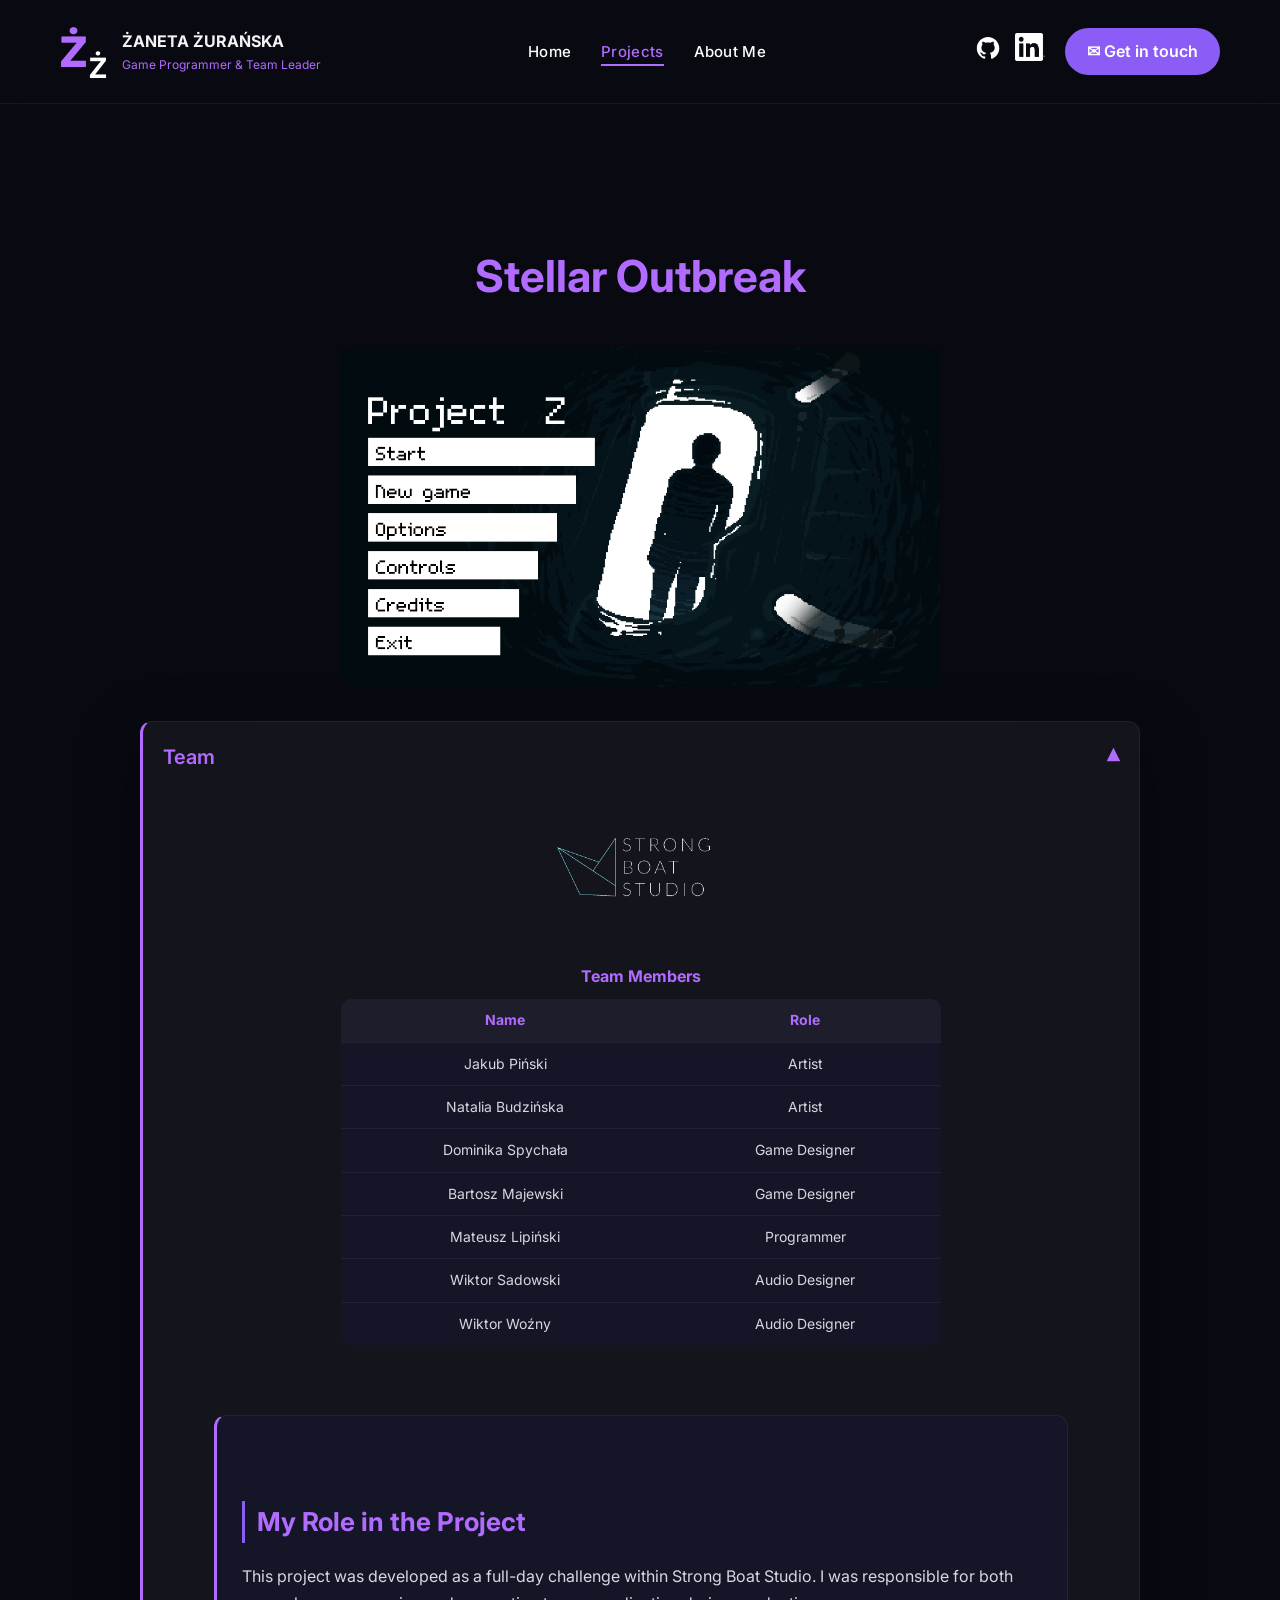
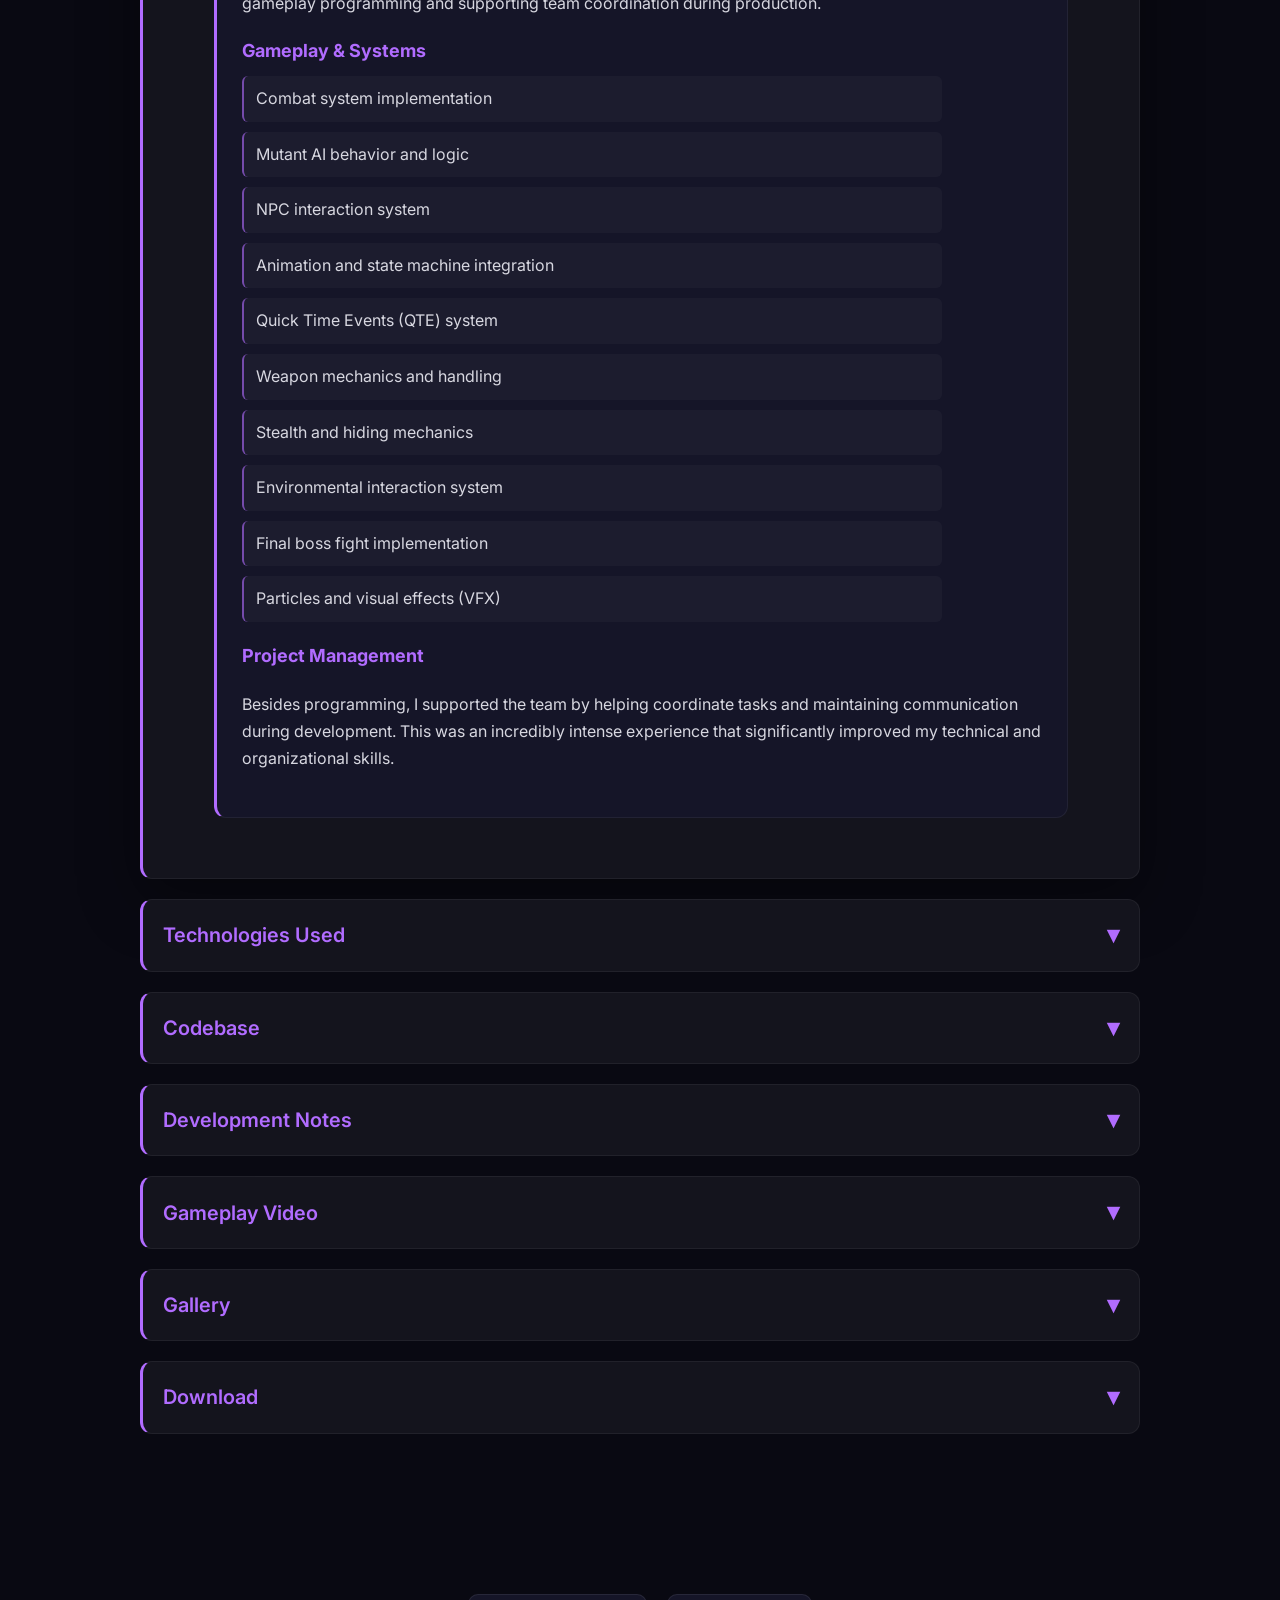
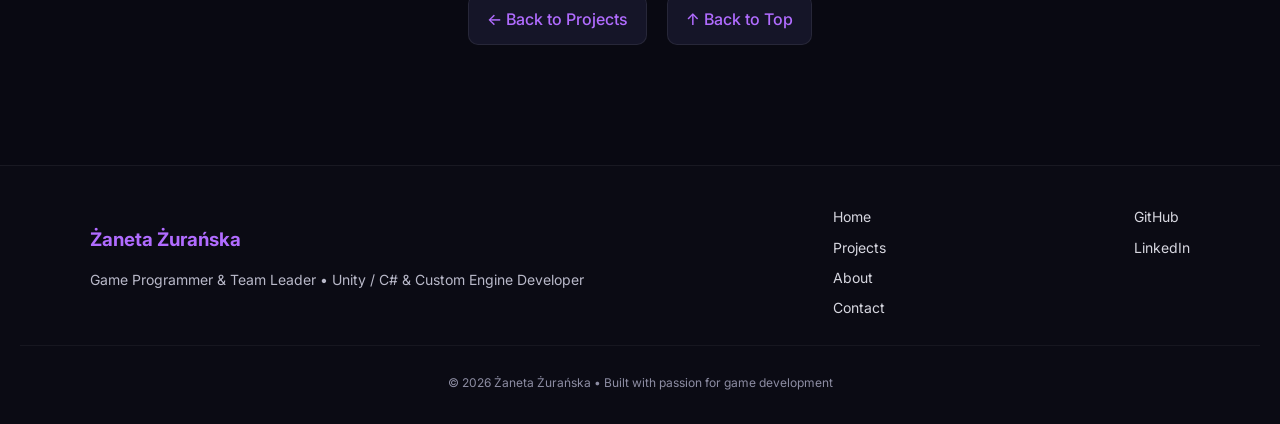
<file: stellar.html>
<!DOCTYPE html>
<html lang="pl">
<head>
    <meta charset="UTF-8">
    <title>Stellar Outbreak - Zaneta Zuranska</title>
    <link rel="stylesheet" href="style.css">
    <link href="https://fonts.googleapis.com/css2?family=Inter:wght@100..900&display=swap" rel="stylesheet">

    <!-- Google tag (gtag.js) -->
    <script async src="https://www.googletagmanager.com/gtag/js?id=G-TYMXVY2S1J"></script>
    <script>
    window.dataLayer = window.dataLayer || [];
    function gtag(){dataLayer.push(arguments);}
    gtag('js', new Date());

    gtag('config', 'G-TYMXVY2S1J');
    </script>

</head>

<script>
document.getElementById("toTop").addEventListener("click", function(e) {
    e.preventDefault();
    window.scrollTo({
        top: 0,
        behavior: "smooth"
    });
});
</script>


<body>

<nav class="navbar">

    <!-- LOGO -->
    <div class="logo">
        <div class="logo-mark">
            <span class="logo-top">Ż</span>
            <span class="logo-bottom">Ż</span>
        </div>
        <div class="logo-text">
            <h1>ŻANETA ŻURAŃSKA</h1>
            <p>Game Programmer & Team Leader</p>
        </div>
    </div>

    <!-- MENU -->
    <ul class="menu">
        <li><a href="index.html">Home</a></li>
        <li><a href="projects.html" class="active">Projects</a></li>
        <li><a href="aboutMe.html">About Me</a></li>
    </ul>

    <!-- RIGHT SIDE -->
    <div class="nav-right">

        <div class="socials">
            <a href="https://github.com/zanetazuranska" target="_blank">
                <img src="res/GitHub_Invertocat_White_Clearspace.svg" alt="GitHub">
            </a>

            <a href="https://www.linkedin.com/in/%C5%BCaneta-%C5%BCura%C5%84ska-6b0505299/" target="_blank">
                <img src="res/InBug-White.png" alt="LinkedIn">
            </a>
        </div>

        <a href="contact.html" class="contact-btn">
            ✉ Get in touch
        </a>

    </div>

</nav>


<section class="project-page">

    <h1>Stellar Outbreak</h1>

    <div class="hero-project">

        <div class="hero-image">
            <img src="res/stellar.png" alt="Astatinum screenshot">
        </div>

        <div class="hero-info">
            <p>
                Stellar Outbreak is a sci-fi action game created with friends from Strong Boat Studio and developed with support from <strong>Woodland Games</strong>.
            </p>

            <p>
                In the game, you play as a scientist on a space mission, sent deep into the unknown to conduct a crucial experiment for your country.  
                However, the mission quickly spirals out of control when a mysterious virus is released onboard.
                Humans begin to mutate, and it becomes clear that returning to Earth was never part of the plan.
            </p>
        </div>

    </div>

    <details class="section-box" open>
        <summary>
            Team
            <span class="arrow">▾</span>
        </summary>

        <div class="team-section">
            <div class="team-logo-wrapper">
                <img src="res/sbs.png" class="team-logo" alt="Team Logo">
            </div>

            <div class="team-table">

                <h4>Team Members</h4>

                <table>
                    <tr>
                        <th>Name</th>
                        <th>Role</th>
                    </tr>

                    <tr>
                        <td>Jakub Piński</td>
                        <td>Artist</td>
                    </tr>

                    <tr>
                        <td>Natalia Budzińska</td>
                        <td>Artist</td>
                    </tr>

                    <tr>
                        <td>Dominika Spychała</td>
                        <td>Game Designer</td>
                    </tr>

                    <tr>
                        <td>Bartosz Majewski</td>
                        <td>Game Designer</td>
                    </tr>

                    <tr>
                        <td>Mateusz Lipiński</td>
                        <td>Programmer</td>
                    </tr>

                    <tr>
                        <td>Wiktor Sadowski</td>
                        <td>Audio Designer</td>
                    </tr>

                    <tr>
                        <td>Wiktor Woźny</td>
                        <td>Audio Designer</td>
                    </tr>
                </table>

            </div>

            <div class="role-section">

                <h2>My Role in the Project</h2>

                <p>
                    This project was developed as a full-day challenge within Strong Boat Studio.
                    I was responsible for both gameplay programming and supporting team coordination during production.
                </p>

                <div class="role-block">
                    <h3>Gameplay & Systems</h3>

                    <ul>
                        <li>Combat system implementation</li>
                        <li>Mutant AI behavior and logic</li>
                        <li>NPC interaction system</li>
                        <li>Animation and state machine integration</li>
                        <li>Quick Time Events (QTE) system</li>
                        <li>Weapon mechanics and handling</li>
                        <li>Stealth and hiding mechanics</li>
                        <li>Environmental interaction system</li>
                        <li>Final boss fight implementation</li>
                        <li>Particles and visual effects (VFX)</li>
                    </ul>
                </div>

                <div class="role-block">
                    <h3>Project Management</h3>

                    <p>
                        Besides programming, I supported the team by helping coordinate tasks and maintaining communication during development. 
                        This was an incredibly intense experience that significantly improved my technical and organizational skills.
                    </p>
                </div>

            </div>

        </div>
    </details>

    <details class="section-box">
        <summary>
            Technologies Used
            <span class="arrow">▾</span>
        </summary>

        <div class="tech-stack">
            <ul class="tech-list">
                <li>Unity</li>
                <li>FMOD</li>
                <li>Ink</li>
                <li>Trello</li>
                <li>Discord</li>
                <li>Miro</li>
            </ul>
        </div>
    </details>

    <details class="section-box">
        <summary>
            Codebase
            <span class="arrow">▾</span>
        </summary>

        <div class="repo-card">
            <div class="repo-title">Stellar Outbreak</div>

            <p class="repo-desc">
                Source code for gameplay systems, enemy AI, boss logic, and FMOD integration.
            </p>

            <div class="repo-actions">
                <a href="https://github.com/StrongBoat-studio/Project-Z" target="_blank">
                    View on GitHub →
                </a>
            </div>
        </div>

        <div class="code-block">
            <div class="code-title">Where the most interesting code is located?</div>

            <pre><code>
                Assets/_Game/Scripts/Mutant
                Assets/_Game/Scripts/Boss
                Assets/_Game/Scripts/Throw/ThrowController.cs
            </code></pre>
        </div>

        <div class="repo-card">

            <p class="repo-desc">
                The most interesting part of this project was the enemy AI system.
                It was my first fully functional AI system for enemies,
                and I still consider it one of the most enjoyable systems I`ve worked on.
            </p>

            <p class="repo-desc">
                The enemies behave dynamically. They can patrol, chase the player, attack, die,
                and can also interact with environmental objects such as trash.
            </p>

            <p class="repo-desc">
                The player is able to hide from enemies inside lockers, which adds a stealth layer
                to the gameplay and increases tension.
            </p>

        </div>
    </details>

    <details class="section-box">
        <summary>
            Development Notes
            <span class="arrow">▾</span>
        </summary>

        <div class="repo-ps">

        <div class="ps-block">
            <h4>Project Challenges</h4>
            <p class="ps-intro">
                We made Stellar Outbreak under the patronage of Woodland Games. For a lot of us, it was the first time working in a real production 
                environment with a set pipeline, deadlines, meetings, and regular progress updates.
            </p>

            <ul>
                <li>
                    Designing the AI system at a time when tools like ChatGPT were not available,
                    which required pored over documentation, tried things out, and reworked code again and again.
                </li>

                <li>
                    The logic used was too complex based on “if” conditions, which made the system difficult to maintain and expand.
                </li>

                <li>
                    Frequent merge conflicts and scene management issues during early production stages.
                </li>

                <li>
                    Designing a dialogue system that can handle all game scenarios while maintaining a consistent narrative flow.
                </li>
            </ul>
        </div>

        <div class="ps-block">
            <h4>How We Solved It</h4>
                <p class="ps-intro">
                    We adopted an iterative approach, refactoring existing systems. Each solution was implemented progressively as issues appeared, 
                    allowing us to continuously improve code quality and team coordination.
                </p>

            <ul>
                <li>
                    We started small with AI, layering in simple behaviors and building them up through testing and debugging. 
                </li>

                <li>
                    We refactored the AI into a state machine architecture, separating behaviors into clear states such as patrol, chase, and attack.
                </li>

                <li>
                    We nailed down a prefab-based workflow and set some clearer rules for scenes and assets management. The merge conflicts pretty much vanished, and the team started moving together. 
                </li>

                <li>
                    For NPCs, we linked their dialogue system directly to quest states, so conversations flowed naturally and changed according to what the player had done.
                </li>
            </ul>
        </div>

            <div class="ps-block">
                <h4>What I would do differently</h4>

                <p>
                    Looking back, this project was one of the most important learning experiences in my development journey. 
                    The pressure to meet real deadlines and communicate well forced all of us to grow up fast as developers and solve complex problems as a team.
                </p>

                <p>
                    If I could change one thing, it would be finishing and releasing the game before the team eventually split and moved in different directions 
                    for university. Although the project never saw a full public release, the experience itself became incredibly valuable.
                </p>
            </div>

        </div>
    </details>

    <details class="section-box">
        <summary>
            Gameplay Video
            <span class="arrow">▾</span>
        </summary>

        <div class="video-container">
            <iframe
                width="100%"
                height="420"
                src="https://www.youtube.com/embed/Y0IJHvYmjVM"
                title="Gameplay Video"
                frameborder="0"
                allow="accelerometer; autoplay; clipboard-write; encrypted-media; gyroscope; picture-in-picture"
                allowfullscreen>
            </iframe>
        </div>
    </details>

    <details class="section-box">
        <summary>
            Gallery
            <span class="arrow">▾</span>
        </summary>

        <div class="gallery">
            <img src="res/s1.png" alt="Astatinum screenshot">
            <img src="res/s2.png" alt="Astatinum screenshot">
            <img src="res/s3.png" alt="Astatinum screenshot">
        </div>
    </details>

    <details class="section-box">
        <summary>
            Download
            <span class="arrow">▾</span>
        </summary>

        <div class="download-card">

            <div class="download-title">
                Play Stellar Outbreak
            </div>

            <p class="download-desc">
                Download the latest playable Windows build of the project.
            </p>

            <div class="download-info">
                <span>Platform: Windows</span>
                <span>Distribution: Google Drive</span>
            </div>

            <div class="repo-actions">
                <a href="https://drive.google.com/file/d/1mYkRAbw-X5RdtQC_CQXwHx7ZKesCPI8c/view?usp=sharing"
                target="_blank">
                    Download Build →
                </a>
            </div>

        </div>
    </details>

</section>

<div class="bottom-navigation">
    
    <a href="projects.html" class="nav-btn">
        ← Back to Projects
    </a>

    <a href="#" class="nav-btn" id="toTop">
        ↑ Back to Top
    </a>

</div>

<footer class="footer">

    <div class="footer-content">

        <div class="footer-left">
            <h3>Żaneta Żurańska</h3>
            <p>Game Programmer & Team Leader • Unity / C# & Custom Engine Developer</p>
        </div>

        <div class="footer-links">
            <a href="index.html">Home</a>
            <a href="projects.html">Projects</a>
            <a href="aboutMe.html">About</a>
            <a href="contact.html">Contact</a>
        </div>

        <div class="footer-socials">
            <a href="https://github.com/zanetazuranska" target="_blank">GitHub</a>
            <a href="https://www.linkedin.com/in/%C5%BCaneta-%C5%BCura%C5%84ska-6b0505299/" target="_blank">LinkedIn</a>
        </div>

    </div>

    <div class="footer-bottom">
        <p>© 2026 Żaneta Żurańska • Built with passion for game development</p>
    </div>

</footer>

</body>
</html>
</file>
<file: style.css>
body {
    margin: 0;
    font-family:"Inter",sans-serif;
    background: #090912;
    color: #f3f3f3;
    line-height: 1.6;
}

/* NAVBAR */
.navbar{
    position:sticky;
    top:0;
    z-index:1000;

    display:flex;
    justify-content:space-between;
    align-items:center;

    padding:18px 60px;

    background:rgba(10,10,18,.75);

    backdrop-filter:blur(16px);

    border-bottom:1px solid rgba(255,255,255,.05);
}

/* LOGO */
.logo {
    display: flex;
    align-items: center;
    gap: 15px;
}

.logo-mark {
    display: flex;
    align-items: flex-end; 
    gap: 2px; 
}

.logo-top {
    font-size: 42px;
    color: #b16cff;
    font-weight: 800;
}

.logo-bottom {
    font-size: 28px;
    color: white;
    font-weight: 700;
    position: relative;
    top: 6px; 
}

.logo-text h1 {
    margin: 0;
    font-size: 16px;
}

.logo-text p {
    margin: 0;
    font-size: 12px;
    color: #b16cff;
}

/* MENU */
.menu{
    display:flex;
    gap:45px;
    list-style:none;
    margin:0;
    padding:0;
}

.menu a{
    font-weight:500;
    font-size:15px;
    letter-spacing:.3px;
    transition:.3s;
}

.menu a:hover,
.menu a.active {
    color: #b16cff;
}

.menu a::after {
    content: "";
    position: absolute;
    left: 0;
    bottom: -6px;
    width: 0%;
    height: 2px;
    background: #b16cff;
    transition: 0.3s;
}

.menu a:hover::after,
.menu a.active::after {
    width: 100%;
}

/* RIGHT SIDE */
.nav-right {
    display: flex;
    align-items: center;
    gap: 20px;
}

.socials {
    display: flex;
    gap: 12px;
}

.socials img {
    width: 30px;
    transition: 0.3s;
}

.socials img:hover {
    transform: scale(1.2);
    filter: invert(64%) sepia(59%) saturate(749%) hue-rotate(227deg);
}

.contact-btn{
    padding:11px 22px;
    border-radius:999px;
    border:none;
    background:#8b5cf6;
    color:white;
    font-weight:600;
    transition:.35s;
}

.contact-btn:hover{
    transform: translateY(-3px);
}

.navbar ul {
    display: flex;
    list-style: none;
    gap: 30px;
}

.navbar a {
    color: white;
    text-decoration: none;
    transition: 0.3s;
}

.navbar a:hover {
    color: #b16cff;
}

.navbar a.contact-btn:hover {
    color:#fff;
}

/* HERO */
.hero {
    height: 90vh;
    display: flex;
    justify-content: center;
    align-items: center;
    text-align: center;
    background: radial-gradient(circle at top, #1a1a2e, #0b0b14);
}

.avatar {
    width: 240px;
    border-radius: 50%;
    border: 3px solid #b16cff;
    margin-bottom: 20px;
}

.hero h1 span {
    color: #b16cff;
}

.buttons {
    margin-top: 20px;
}

.btn {
    padding: 10px 20px;
    border-radius: 8px;
    margin: 10px;
    text-decoration: none;
}

.primary {
    background: linear-gradient(45deg, #b16cff, #6a00ff);
    color: white;
}

.secondary {
    border: 1px solid #b16cff;
    color: #b16cff;
}

/* PROJECTS */
.projects {
    padding: 80px 50px;
    text-align: center;
}

.project-grid {
    display: flex;
    gap: 20px;
    justify-content: center;
    margin-top: 40px;
}

.card {
    background: #151528;
    padding: 20px;
    border-radius: 15px;
    width: 250px;
    transition: 0.3s;
}

.card:hover {
    transform: translateY(-10px);
    box-shadow: 0 0 20px #b16cff;
}

.navbar a {
    position: relative;
    color: white;
    text-decoration: none;
    transition: 0.3s;
}

/* hover */
.navbar a:hover {
    color: #b16cff;
}

/* ACTIVE LINK */
.navbar a.active {
    color: #b16cff;
}

.navbar a::after {
    content: "";
    position: absolute;
    left: 0;
    bottom: -5px;
    width: 0%;
    height: 2px;
    background: #b16cff;
    transition: 0.3s;
}

.navbar a:hover::after {
    width: 100%;
}

.navbar a.active::after {
    width: 100%;
}

.contact-page {
    padding: 100px 50px;
    text-align: center;
}

.contact-page form {
    display: flex;
    flex-direction: column;
    gap: 15px;
    max-width: 500px;
    margin: 0 auto;
}

.contact-page input,
.contact-page textarea {
    padding: 12px;
    border-radius: 8px;
    border: 1px solid #333;
    background: #151528;
    color: white;
}

.contact-page input:focus,
.contact-page textarea:focus {
    border-color: #b16cff;
    outline: none;
}

.timeline{
    position:relative;
    width:min(1100px,95%);
    margin:100px auto;
    margin-top: 50px;
}

.timeline::before{
    content:"";
    position:absolute;
    left:50%;
    top:0;
    bottom:0;
    width:3px;
    background:
    linear-gradient(
    to bottom,
    transparent,
    #8b5cf6,
    transparent
);

transform:translateX(-50%);
opacity:.8;
}

.timeline-item {
    position: relative;
    width: 50%;
    padding: 20px;
}

.timeline-item:nth-child(odd) {
    left: 0;
    display: flex;
    justify-content: flex-end;
}

.timeline-item:nth-child(even) {
    left: 50%;
    display: flex;
    justify-content: flex-start;
}

.timeline-item::before {
    content: "";
    position: absolute;
    top: 25px;
    width: 12px;
    height: 12px;
    background: #b16cff;
    border-radius: 50%;
    left: 100%;
    transform: translateX(-50%);
}

.timeline-item::before{
    left:calc(100% - 40px);
}

.timeline-item:nth-child(even)::before {
    left: 0;
}

.timeline-content{
    background:#14141d;
    border-radius:18px;
    padding:22px;
    border:1px solid rgba(255,255,255,.05);
    transition:.35s;
    overflow:hidden;
}

.timeline-item:nth-child(odd) .timeline-content{
    margin-right:40px;
}

.timeline-content:hover{
    transform:translateY(-8px);
    border-color:#8b5cf6;
    box-shadow:
    0 25px 60px rgba(0,0,0,.45);
}

.projects-header {
    max-width: 900px;
    margin: 0 auto 60px auto;
    text-align: center;
}

.projects-header h2 {
    font-size: 42px;
    color: #b16cff;
    margin-bottom: 15px;
    position: relative;
    display: inline-block;
}

.projects-header p {
    color: #d7d7e0;
    font-size: 16px;
    line-height: 1.7;
    max-width: 950px;
    margin: 20px auto 0 auto;
}

.projects {
    text-align: center;
}

.project-img{
    width:100%;
    height:280px;
    object-fit:cover;
    border-radius:14px;
    margin-bottom:20px;
    margin-top:20px;
    transition:.45s;
}

.project-header {
    display: flex;
    align-items: baseline;
    gap: 12px;
    margin-bottom: 10px;
}

.project-date {
    font-size: 13px;
    color: #888;
    font-weight: 500;
    letter-spacing: 1px;
}

.timeline-content:hover .project-img{
    transform:scale(1.04);
}

.timeline-content h3{
    font-size:28px;
    margin:15px 0;
    font-weight:700;
}

.timeline-content h3 a{
    color:white;
    text-decoration:none;
    transition:.3s;
}

.timeline-content h3 a:hover{
    color:#8b5cf6;
}

.timeline-content p{
    color:#b8b8c7;
    font-size:16px;
    line-height:1.8;
    margin-bottom:0;
}

.project-page {
    padding: 100px 50px;
    max-width: 1000px;
    margin: 0 auto;
}

.project-page h1 {
    font-size: 44px;
    color: #b16cff;
    text-align: center;
    margin-bottom: 30px;
}

.project-page h2 {
    margin-top: 60px;
    color: #b16cff;
    font-size: 26px;
    border-left: 3px solid #8b5cf6;
    padding-left: 12px;
}

.project-page p {
    max-width: 800px;
    margin: 20px auto;
    line-height: 1.7;
    color: #d7d7e0;
}

/* VIDEO */
.video-container {
    max-width: 800px;
    margin: 20px auto;
    border-radius: 12px;
    overflow: hidden;
    border: 1px solid rgba(255,255,255,0.08);
    box-shadow: 0 20px 50px rgba(0,0,0,0.4);
}

.video-container iframe {
    display: block;
}

.gallery {
    display: grid;
    grid-template-columns: repeat(auto-fit, minmax(260px, 1fr));
    gap: 18px;
    margin-top: 20px;
}

.gallery img {
    width: 100%;
    aspect-ratio: 16 / 9;
    object-fit: cover;

    border-radius: 12px;
    border: 1px solid rgba(255,255,255,.06);

    transition: .3s ease;

    cursor: pointer;
}

.gallery img:hover {
    transform: translateY(-4px);
    border-color: rgba(177,108,255,.4);
}

.video-container {
    max-width: 800px;
    margin: 30px auto;
}

.video-container video {
    width: 100%;
    border-radius: 10px;
}

.tech-stack {
    display: flex;
    justify-content: center;
    margin-top: 15px;
}

.tech-list {
    list-style: none;
    padding: 0;
    margin: 0;

    width: 100%;
    max-width: 600px;
}

.tech-list li {
    background: #151528;
    margin: 8px 0;
    padding: 10px 14px;

    border-left: 3px solid #8b5cf6;
    border-radius: 8px;

    color: #d7d7e0;
    font-size: 14px;

    transition: 0.2s ease;
}

.tech-list li:hover {
    transform: translateX(4px);
    background: rgba(177,108,255,0.06);
}

.download-btn {
    display: inline-block;
    padding: 10px 16px;
    margin: 20px 0 30px 0;

    border-radius: 8px;

    background: rgba(177, 108, 255, 0.08);
    border: 1px solid rgba(177, 108, 255, 0.35);

    color: #d7d7e0;
    text-decoration: none;

    font-size: 14px;
    font-weight: 500;

    transition: 0.25s ease;

    backdrop-filter: blur(6px);
}

.download-btn:hover {
    border-color: #b16cff;
    color: #ffffff;
    transform: translateY(-2px);
}

.repo-card {
    background: #151528;
    border-radius: 10px;
    padding: 14px 16px;
    border: 1px solid rgba(255,255,255,0.06);

    display: flex;
    flex-direction: column;
    gap: 8px;
}

.repo-title {
    color: #b16cff;
    font-weight: 600;
    font-size: 14px;
}

.repo-desc {
    font-size: 13px;
    color: #bdbdc7;
    line-height: 1.5;
}

.repo-actions a {
    color: #b16cff;
    text-decoration: none;
    font-size: 13px;
    text-align: center;
}

.repo-actions {
    text-align: center;
}

.repo-actions a:hover {
    color: #fff;
}
.code-block {
    margin-top: 20px;
    border: 1px solid rgba(255,255,255,0.08);
    border-radius: 10px;
    overflow: hidden;
    background: #14141d;
}

.code-title {
    padding: 10px 14px;
    font-size: 12px;
    color: #b16cff;
    border-bottom: 1px solid rgba(255,255,255,0.05);
    background: rgba(0,0,0,0.2);
}

.code-block pre {
    margin: 0;
    padding: 14px;
    overflow-x: auto;
}

.code-block code {
    font-family: "Courier New", monospace;
    font-size: 13px;
    color: #d7d7e0;
    line-height: 1.5;
}

.project-page ul {
    list-style: none;
    padding: 0;
    margin: 20px auto;
    max-width: 700px;
    text-align: left;
}

.project-page li {
    background: #151528;
    margin: 10px 0;
    padding: 12px 15px;
    border-radius: 8px;
    border-left: 3px solid #b16cff;
    transition: 0.3s;
}

.project-page li:hover {
    transform: translateX(5px);
    box-shadow: 0 0 10px #b16cff;
}

.about-page {
    padding: 100px 50px;
    max-width: 900px;
    margin: 0 auto;
    text-align: left;
}

.about-page h1 {
    text-align: center;
    margin-bottom: 40px;
    font-size: 36px;
    color: #b16cff;
}

.about-page h2 {
    margin-top: 40px;
    color: #b16cff;
    font-size: 22px;
    border-left: 3px solid #b16cff;
    padding-left: 10px;
}

.about-page p {
    line-height: 1.7;
    margin: 15px 0;
    color: #e6e6e6;
}

.event {
    background: #151528;
    padding: 25px;
    border-radius: 15px;
    margin: 40px auto;
    max-width: 900px;
    text-align: left;
    transition: 0.3s;
    border-left: 3px solid #b16cff;
}

.event:hover {
    transform: translateY(-5px);
    box-shadow: 0 0 20px #b16cff;
}

.event h3 {
    color: #b16cff;
    margin-bottom: 10px;
}

.event p {
    line-height: 1.6;
    color: #e6e6e6;
}

.event ul {
    margin-top: 15px;
    padding-left: 20px;
    text-align: left;
}

.event li {
    background: none;
    border: none;
    padding: 5px 0;
    color: #ddd;
}

.event-link {
    display: inline-block;
    margin-top: 15px;
    color: #b16cff;
    text-decoration: none;
    font-weight: 500;
    transition: 0.3s;
}

.event-link:hover {
    color: white;
    transform: translateX(5px);
}


.hero-project {
    position: relative;
    width: 100%;
    height: 360px;

    display: flex;
    justify-content: center;
    align-items: center;
}

.hero-image {
    position: absolute;
    left: 50%;
    transform: translateX(-50%);
    
    transition: 0.6s ease;
}

.hero-image img {
    width: 600px;
    height: 340px;
    object-fit: cover;
    border-radius: 12px;
    transition: 0.6s ease;
}

.hero-info {
    position: absolute;
    right: -15%;
    
    max-width: 600px;

    opacity: 0;
    transform: translateX(30px);
    transition: 0.5s ease;
}

.hero-info p {
    text-align: justify;
}

.hero-project:hover .hero-image {
    left: 15%;
    transform: translateX(-50%) scale(1.03);
}

.hero-project:hover .hero-image img {
    box-shadow: 0 30px 80px rgba(0,0,0,0.6),
                0 0 40px #b16cff;
    filter: saturate(1.1) contrast(1.05);
}

.hero-project:hover .hero-info {
    opacity: 1;
    transform: translateX(0);
}

.section-box {
    background: #14141d;
    border: 1px solid rgba(255,255,255,0.06);
    border-left: 3px solid #b16cff;
    border-radius: 12px;
    margin: 20px 0;
    overflow: hidden;
    transition: 0.3s;
}

.section-box summary {
    padding: 16px 20px;
    cursor: pointer;
    font-size: 20px;
    font-weight: 600;
    color: #b16cff;
    list-style: none;
    user-select: none;
}

.section-box summary::-webkit-details-marker {
    display: none;
}

.section-box summary:hover {
    background: rgba(177,108,255,0.08);
}

.section-box > div {
    padding: 20px;
    color: #d7d7e0;
}

.section-box[open] {
    box-shadow: 0 20px 60px rgba(0,0,0,0.4);
}

.section-box summary {
    display: flex;
    justify-content: space-between;
    align-items: center;
}

.section-box .arrow {
    transition: 0.3s ease;
    color: #b16cff;
    font-size: 24px;
}

.section-box[open] .arrow {
    transform: rotate(-180deg);
}

.team-section {
    display: flex;
    flex-direction: column;
    gap: 25px;
    align-items: center;
}

.team-header {
    display: flex;
    align-items: center;
    gap: 20px;
    padding: 20px;
    background: #151528;
    border-radius: 12px;
    width: 100%;
    justify-content: center;
}

.team-logo {
    width: 90px;
    height: auto;
}

.role-main h3 {
    margin: 0;
    font-size: 18px;
    color: white;
}

.role-tag {
    display: inline-block;
    margin-top: 6px;
    padding: 4px 10px;
    border: 1px solid #b16cff;
    border-radius: 999px;
    color: #b16cff;
    font-size: 12px;
}

.team-section {
    display: flex;
    flex-direction: column;
    gap: 30px;
    align-items: center;
}

.team-logo-wrapper {
    display: flex;
    justify-content: center;
}

.team-logo {
    width: 200px;
    height: auto;
}

.team-table {
    width: 100%;
    max-width: 600px;
    text-align: center;
}

.team-table h4 {
    color: #b16cff;
    margin-bottom: 10px;
}

.team-table table {
    width: 100%;
    border-collapse: collapse;
    background: #151528;
    border-radius: 10px;
    overflow: hidden;
}

.team-table th {
    background: #1d1d2b;
    color: #b16cff;
    padding: 10px;
    font-size: 14px;
}

.team-table td {
    padding: 10px;
    border-top: 1px solid rgba(255,255,255,0.05);
    color: #d7d7e0;
    font-size: 14px;
}

.team-table tr:hover td {
    background: rgba(177,108,255,0.08);
}

.my-role {
    text-align: center;
    padding: 15px 20px;
    border: 1px solid #b16cff;
    border-radius: 12px;
    width: 100%;
    max-width: 600px;
}

.my-role h4 {
    margin: 0 0 8px 0;
    color: #b16cff;
}

.my-role p {
    margin: 0;
    color: #fff;
    font-weight: 500;
}

.role-section {
    max-width: 800px;
    margin: 40px auto;
    padding: 25px;

    background: #151528;
    border: 1px solid rgba(255,255,255,0.06);
    border-left: 3px solid #b16cff;
    border-radius: 12px;

    text-align: left;
}

.role-section h2 {
    color: #b16cff;
    margin-bottom: 15px;
}

.role-section p {
    color: #d7d7e0;
    line-height: 1.7;
    margin-bottom: 20px;
}

.role-block {
    margin-top: 20px;
}

.role-block h3 {
    color: #b16cff;
    margin-bottom: 10px;
    font-size: 18px;
}

.role-block ul {
    list-style: none;
    padding: 0;
    margin: 0;
}

.role-block li {
    background: rgba(255,255,255,0.03);
    border-left: 2px solid rgba(177,108,255,0.6);

    padding: 10px 12px;
    margin-bottom: 8px;

    border-radius: 6px;
    color: #d7d7e0;

    transition: 0.2s;
}

.role-block li:hover {
    transform: translateX(4px);
    border-left-color: #b16cff;
}

.repo-ps {
    display: grid;
    grid-template-columns: 1fr 1fr;
    gap: 20px;
    margin-top: 20px;
}

.repo-ps1 {
    display: grid;
    grid-template-columns: 1fr 1fr;
    gap: 20px;
    margin-top: 20px;
}

.repo-ps .ps-block:last-child {
    grid-column: 1 / -1;
}

.ps-block {
    flex: 1;
    min-width: 240px;
    background: #151528;
    border-radius: 10px;
    padding: 14px;
    border: 1px solid rgba(255,255,255,0.06);
}

.ps-block h4 {
    margin: 0 0 10px 0;
    color: #b16cff;
    font-size: 14px;
}

.video-container p {
    margin: 0 0 10px 0;
    color: #b16cff;
    font-size: 14px;
}

.ps-block ul {
    margin: 0;
    padding-left: 18px;
}

.ps-block li {
    color: #d7d7e0;
    font-size: 13px;
    margin-bottom: 6px;
    line-height: 1.5;
}

.download-card{
    max-width:700px;
    margin:25px auto 0;

    padding:22px;

    background:#151528;
    border:1px solid rgba(255,255,255,.06);
    border-radius:12px;

    margin-bottom: 40px;
}

.download-title{
    font-size:20px;
    font-weight:600;
    color:#fff;
    margin-bottom:8px;
}

.download-desc{
    color:#b9b9c9;
    line-height:1.7;
    margin-bottom:18px;
}

.download-info{
    display:flex;
    justify-content:center;
    gap:30px;
    margin-bottom:20px;

    color:#8d8da3;
    font-size:13px;
}

.events{
    display:flex;
    flex-direction:column;
    gap:30px;

    margin-top:20px;
}

.event-card{
    background:#151528;
    border:1px solid rgba(255,255,255,.06);
    border-radius:12px;
    padding:22px;
}

.event-header{
    display:flex;
    justify-content:space-between;
    align-items:center;
    margin-bottom:15px;
}

.event-header h3{
    margin:0;
    font-size:20px;
    color:white;
}

.event-date{
    color:#9b9bb2;
    font-size:13px;
}

.event-description{
    margin-bottom:20px;
    color:#d7d7e0;
    line-height:1.7;
}

.event-media{
    display:grid;
    grid-template-columns: repeat(3, 1fr);
    gap:15px;
}

.event-media img{
    width:100%;
    aspect-ratio:16/9;
    object-fit:cover;
    border-radius:10px;
    border:1px solid rgba(255,255,255,.06);
    transition:.25s;
}

.event-media2 img{
    width:100%;
    object-fit:cover;
    border-radius:10px;
    border:1px solid rgba(255,255,255,.06);
    transition:.25s;
}

.event-media img:hover{

    transform:translateY(-4px);

    border-color:#b16cff;
}

.event-media2 img:hover{

    transform:translateY(-4px);

    border-color:#b16cff;
}


.event-video{
    margin:20px 0;
    display: flex;
    flex-direction: column;
    align-items: center;
    text-align: center;
}

.event-video video,
.event-video iframe{
    width:100%;
    border-radius:10px;
}

.event-video img {
    width: 100%;
    max-width: 800px;
    border-radius: 10px;
    cursor: pointer;
    transition: 0.3s;
}

.event-video img:hover {
    transform: scale(1.02);
    box-shadow: 0 20px 50px rgba(0,0,0,0.5);
}

.event-highlight{
    margin-top: 40px;
    border-radius: 14px;
    overflow: hidden;
    border: 1px solid rgba(255,255,255,0.06);
}

.event-highlight img{
    width: 100%;
    height: auto;
    display: block;
    transition: 0.4s ease;
    object-fit: cover;
}

.event-highlight img:hover{
    transform: scale(1.02);
    filter: saturate(1.1);
}

.bottom-navigation {
    margin-top: 0px;
    display: flex;
    justify-content: center;
    gap: 20px;
    padding: 40px 0;
}

.nav-btn {
    padding: 12px 18px;
    background: #151528;
    border: 1px solid rgba(255,255,255,0.08);
    border-radius: 10px;
    color: #b16cff;
    text-decoration: none;
    font-weight: 500;
    transition: 0.3s;
    margin-top: 0px;
}

.nav-btn:hover {
    transform: translateY(-3px);
    border-color: #b16cff;
    box-shadow: 0 10px 25px rgba(0,0,0,0.4);
}

.team-logos {
    display: flex;
    justify-content: center; 
    align-items: center;
    gap: 60px; 
    flex-wrap: wrap;
}

.architecture-gallery{
    margin-top:25px;
    margin-bottom:40px;
}

.architecture-item{
    margin-bottom:40px;
}

.architecture-item h4{
    margin-bottom:15px;
}

.architecture-item img{
    width:100%;
    max-width:1100px;
    display:block;
    margin:0 auto;
    border-radius:12px;
    border:1px solid rgba(255,255,255,.1);
}

.architecture-title{
    margin-top:40px;
    margin-bottom:10px;
}

.stats {
    margin-top: 20px;
    display: flex;
    flex-direction: column;
    gap: 10px;
}

.stat-item {
    font-size: 16px;
    font-weight: 500;
    color: #fff;
}

.moments-grid {
    display: grid;
    grid-template-columns: repeat(auto-fit, minmax(220px, 1fr));
    gap: 15px;
    margin-top: 20px;
}

.moments-grid img {
    width: 100%;
    height: 160px;
    object-fit: cover;

    border-radius: 12px;
    border: 1px solid rgba(255,255,255,0.06);

    transition: 0.3s ease;
    cursor: pointer;
}

.moments-grid img:hover {
    transform: translateY(-6px) scale(1.02);
    border-color: #b16cff;
    box-shadow: 0 20px 40px rgba(0,0,0,0.4);
}

.footer {
    margin-top: 80px;
    background: #0b0b14;
    border-top: 1px solid rgba(255,255,255,0.06);
    padding: 40px 20px 20px;
}

.footer-content {
    display: flex;
    justify-content: space-between;
    flex-wrap: wrap;
    gap: 30px;
    max-width: 1100px;
    margin: 0 auto;
}

.footer-left h3 {
    color: #b16cff;
    margin-bottom: 8px;
}

.footer-left p {
    color: #b9b9c9;
    font-size: 14px;
}

.footer-links,
.footer-socials {
    display: flex;
    flex-direction: column;
    gap: 8px;
}

.footer a {
    color: #d7d7e0;
    text-decoration: none;
    font-size: 14px;
    transition: 0.3s;
}

.footer a:hover {
    color: #b16cff;
    transform: translateX(4px);
}

.footer-bottom {
    text-align: center;
    margin-top: 25px;
    padding-top: 15px;
    border-top: 1px solid rgba(255,255,255,0.05);
    color: #8d8da3;
    font-size: 12px;
}
</file>
